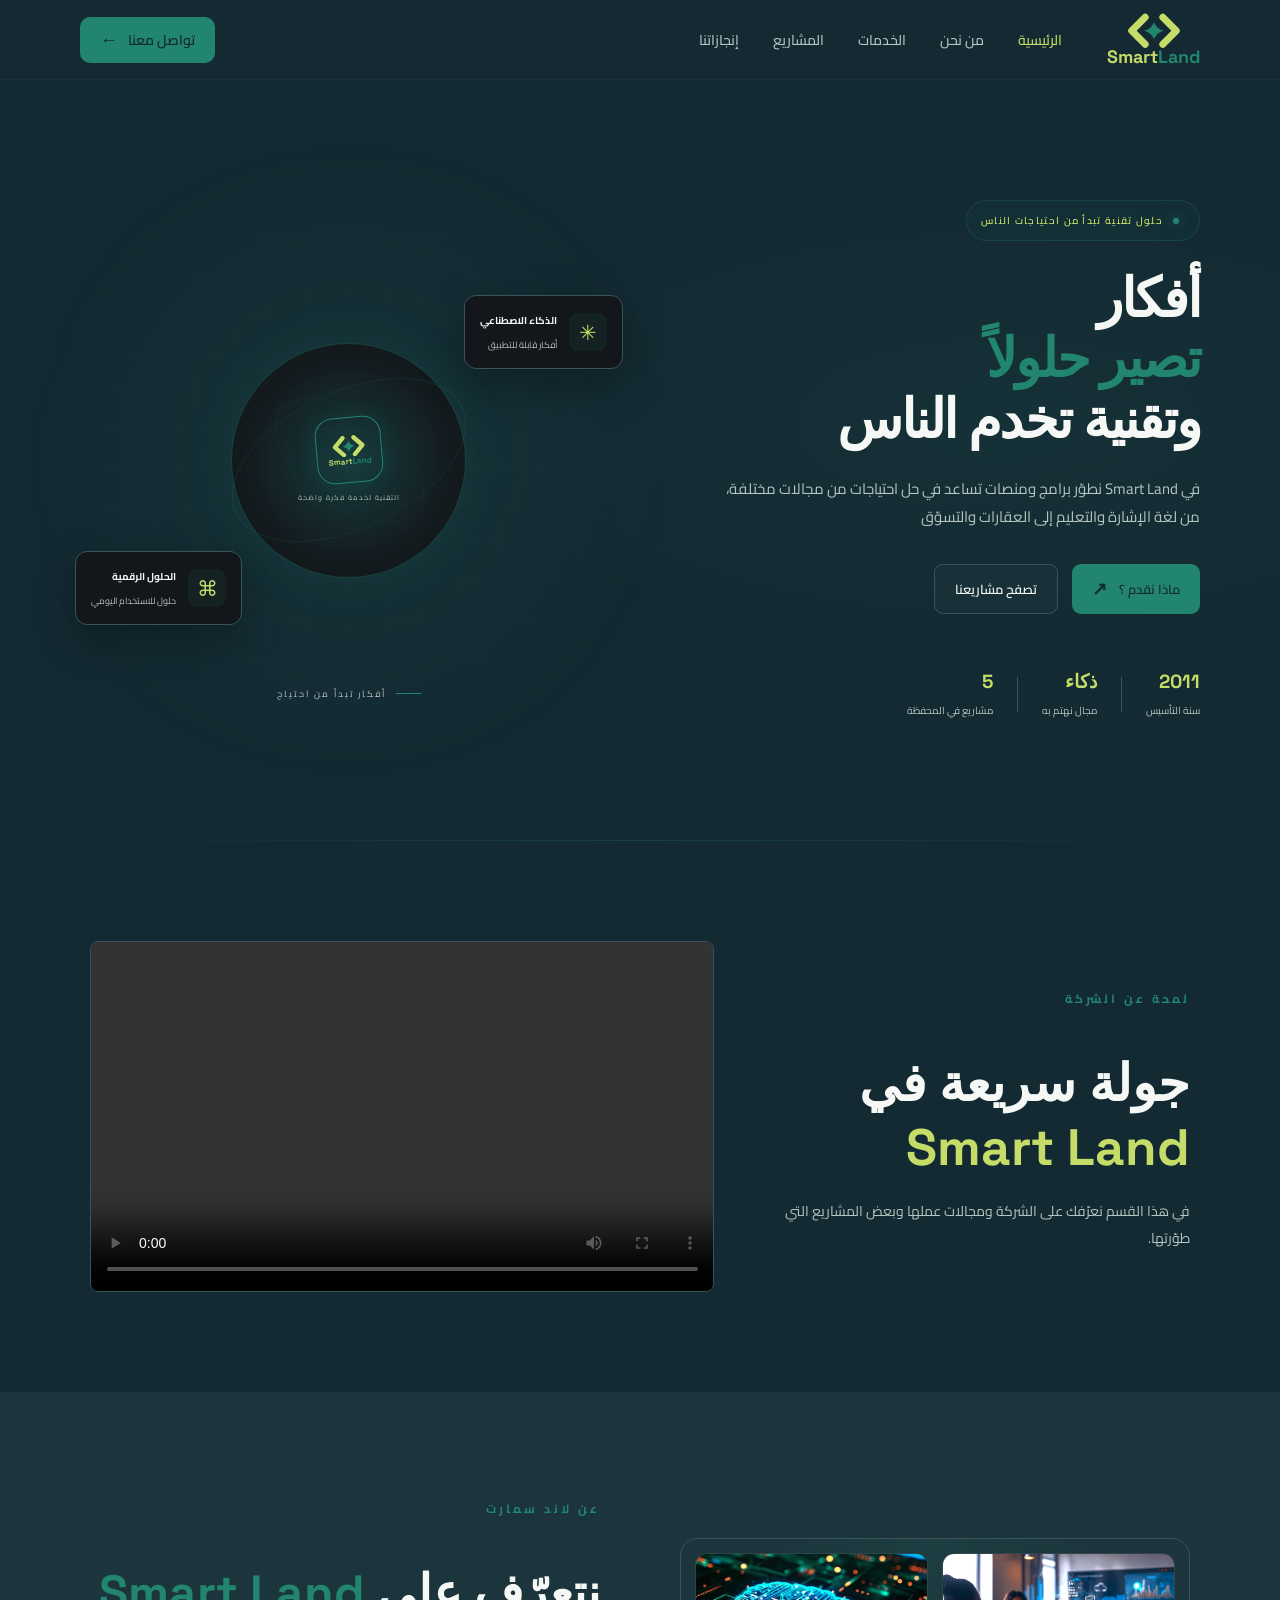
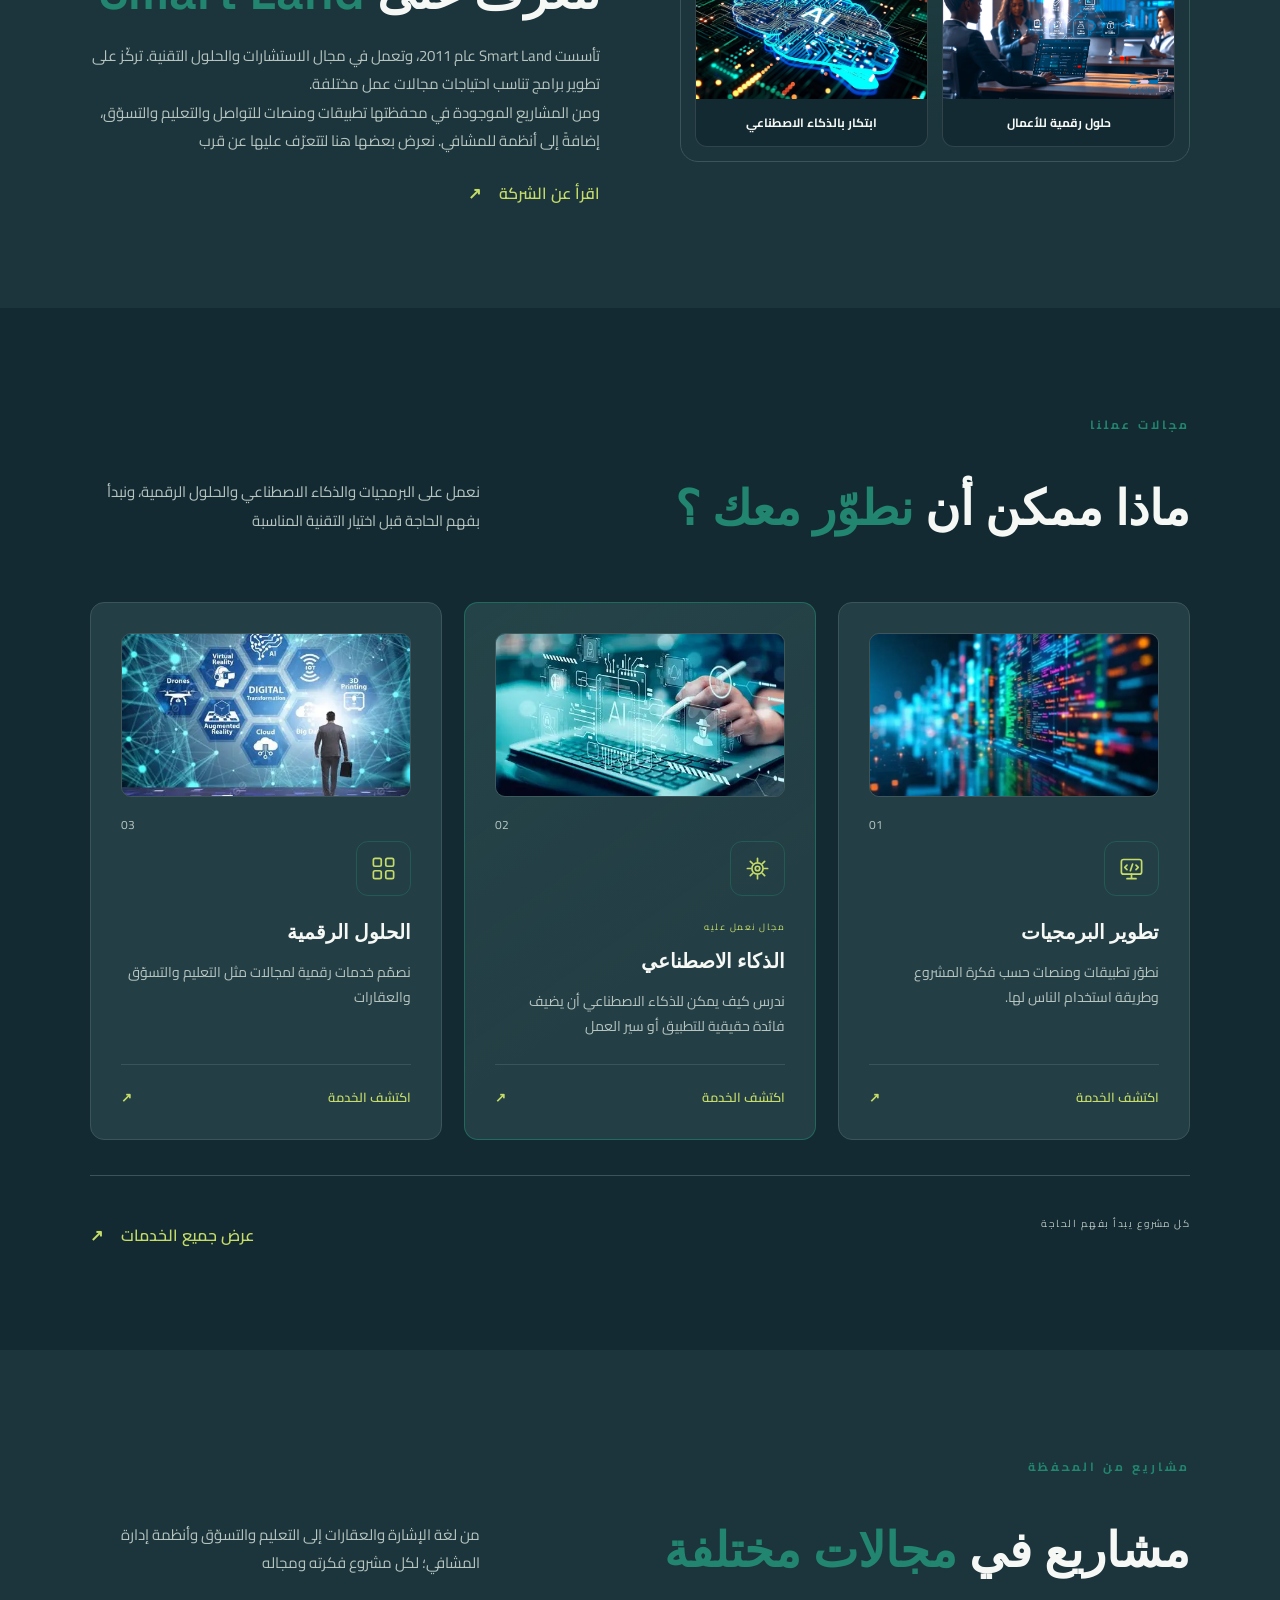
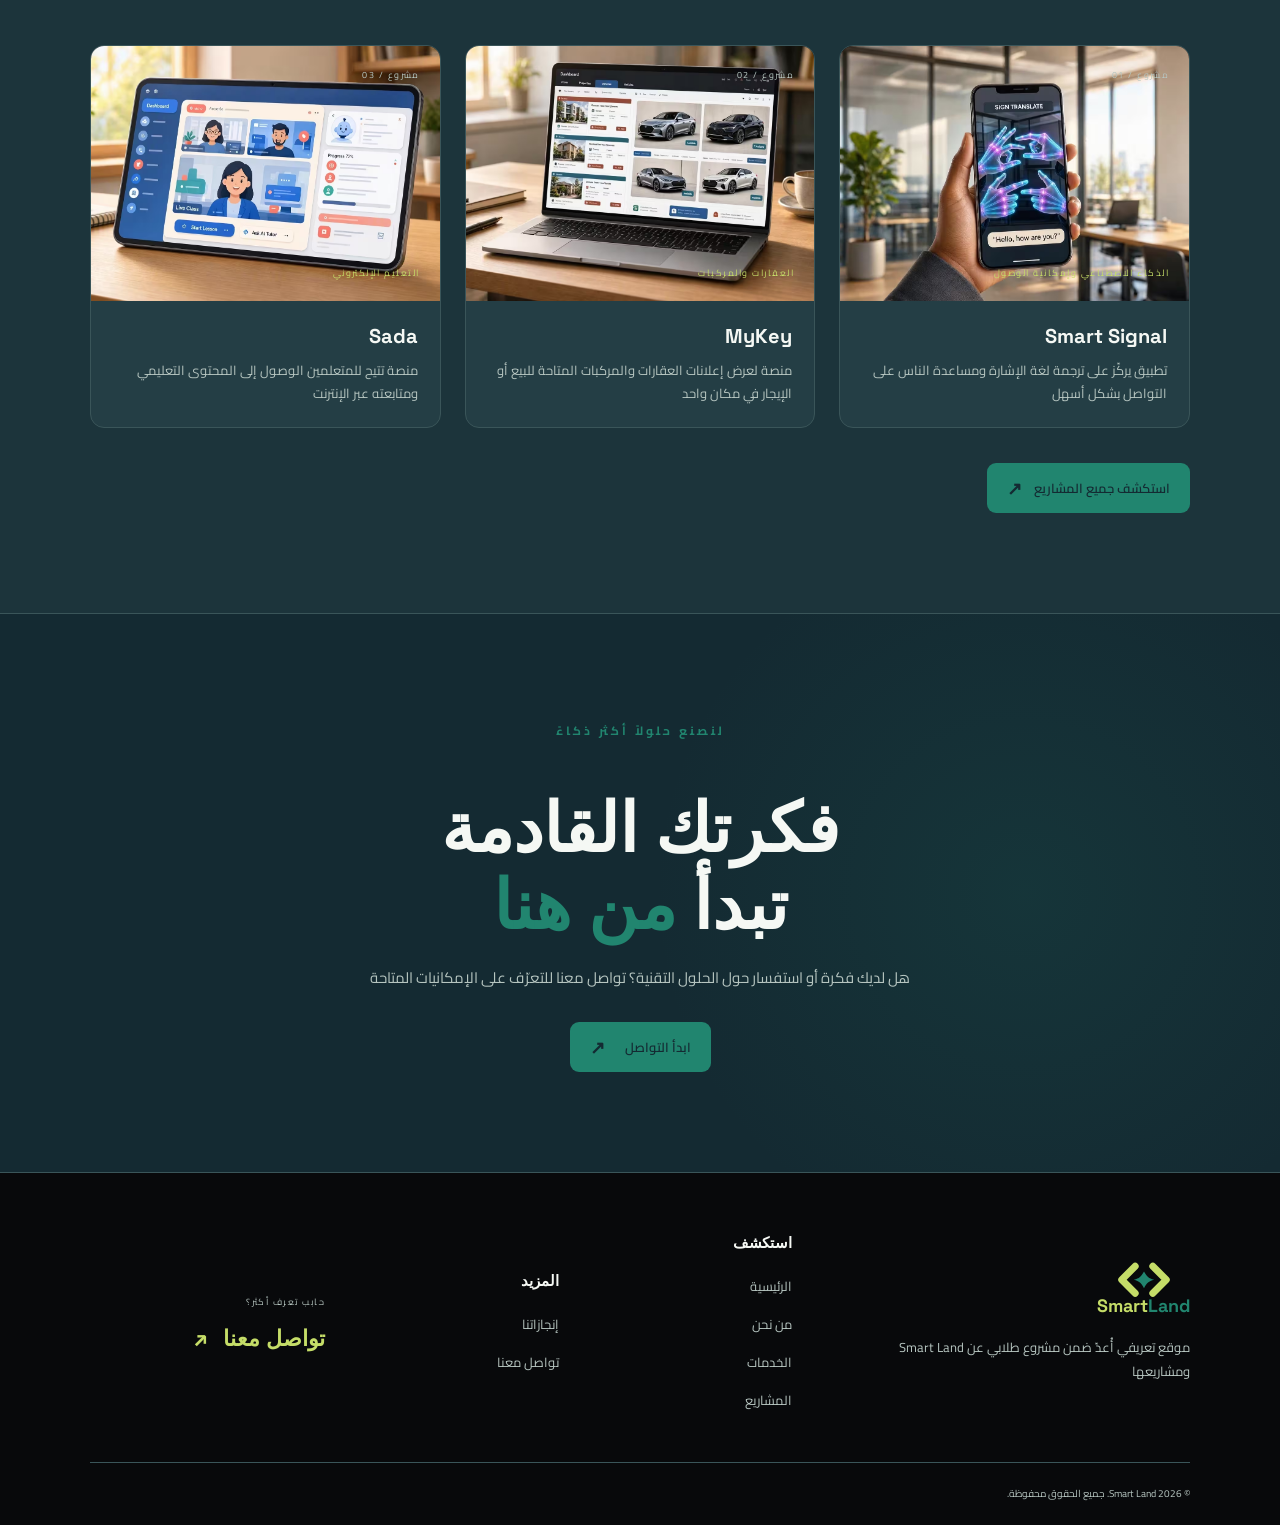
<file: index.html>
<!DOCTYPE html>
<html lang="ar" dir="rtl">

<head>
    <meta charset="UTF-8">
    <meta name="viewport" content="width=device-width, initial-scale=1.0">

    <meta
        name="description"
        content="تعرّف على Land Smart ومشاريعها في تطوير البرمجيات والذكاء الاصطناعي والحلول الرقمية."
    >

    <title>Smart Land | مشاريع وحلول تقنية</title>

    <!-- Google Fonts -->
    <link rel="preconnect" href="https://fonts.googleapis.com">
    <link rel="preconnect" href="https://fonts.gstatic.com" crossorigin>

    <link
        href="https://fonts.googleapis.com/css2?family=Inter:wght@400;500;600;700&family=Space+Grotesk:wght@500;600;700&family=Cairo:wght@400;500;600;700;800&display=swap"
        rel="stylesheet"
    >

    <!-- Main CSS -->
    <link rel="stylesheet" href="style.css">
</head>

<body>

    <!-- ==================== NAVBAR ==================== -->
    <header class="navbar">
        <div class="navbar-container">

            <a href="index.html" class="logo" aria-label="الصفحة الرئيسية - SmartLand">
                <img src="assets/logo/smartland-logo.svg" alt="" class="logo-mark" aria-hidden="true">
                <span class="logo-wordmark"><span class="logo-word-smart">Smart</span><span class="logo-word-land">Land</span></span>
            </a>

            <nav class="nav-links" aria-label="التنقل الرئيسي">
                <a href="index.html" class="active" aria-current="page">الرئيسية</a>
                <a href="about.html">من نحن</a>
                <a href="services.html">الخدمات</a>
                <a href="projects.html">المشاريع</a>
                <a href="success-stories.html">إنجازاتنا</a>
            </nav>

            <a href="contact.html" class="nav-button">
                تواصل معنا <span>←</span>
            </a>

        </div>
    </header>


    <main id="home">

        <!-- ==================== HERO ==================== -->
        <section class="hero">

            <div class="hero-container">

                <div class="hero-content">

                    <div class="hero-badge">
                        <span class="status-dot"></span>
                        حلول تقنية تبدأ من احتياجات الناس
                    </div>

                    <h1>
                        أفكار<br>
                        <span>تصير حلولاً</span><br>
                        وتقنية تخدم الناس
                    </h1>

                    <p class="hero-description">
                        في  Smart Land نطوّر برامج ومنصات تساعد في حل
                        احتياجات من مجالات مختلفة، من لغة الإشارة والتعليم
                        إلى العقارات والتسوّق
                    </p>

                    <div class="hero-actions">

                        <a href="services.html" class="primary-button">
                            ماذا  نقدم ؟
                            <span>↗</span>
                        </a>

                        <a href="projects.html" class="secondary-button">
                            تصفح مشاريعنا
                        </a>

                    </div>

                    <div class="hero-stats">

                        <div class="hero-stat">
                            <span class="stat-number">2011</span>
                            <span class="stat-label">سنة التأسيس</span>
                        </div>

                        <div class="stat-divider"></div>

                        <div class="hero-stat">
                            <span class="stat-number">ذكاء</span>
                            <span class="stat-label">مجال نهتم به</span>
                        </div>

                        <div class="stat-divider"></div>

                        <div class="hero-stat">
                            <span class="stat-number">5</span>
                            <span class="stat-label">مشاريع في المحفظة</span>
                        </div>

                    </div>

                </div>


                <!-- Hero Visual -->
                <div class="hero-visual" data-media-slot="home-hero-visual" aria-label="تصميم بصري يعبر عن تقنيات Land Smart">

                    <div class="visual-glow"></div>
                    <div class="visual-grid"></div>

                    <div class="orbit orbit-one"></div>
                    <div class="orbit orbit-two"></div>

                    <div class="visual-center">
                        <div class="center-icon">
                            <span class="logo brand-lockup brand-lockup--tiny" aria-label="SmartLand">
                                <img src="assets/logo/smartland-logo.svg" alt="" class="logo-mark" aria-hidden="true">
                                <span class="logo-wordmark"><span class="logo-word-smart">Smart</span><span class="logo-word-land">Land</span></span>
                            </span>
                        </div>

                        <div class="center-subtitle">
                            التقنية لخدمة فكرة واضحة
                        </div>
                    </div>

                    <div class="floating-card card-ai">
                        <div class="floating-icon">✳</div>

                        <div>
                            <strong>الذكاء الاصطناعي</strong>
                            <span>أفكار قابلة للتطبيق</span>
                        </div>
                    </div>

                    <div class="floating-card card-digital">
                        <div class="floating-icon">⌘</div>

                        <div>
                            <strong>الحلول الرقمية</strong>
                            <span>حلول للاستخدام اليومي</span>
                        </div>
                    </div>

                    <div class="visual-caption">
                        <span></span>
                        أفكار تبدأ من احتياج
                    </div>

                </div>

            </div>

            <div class="hero-bottom-line"></div>

        </section>


        <section class="media-feature section-padding" aria-labelledby="media-feature-title">

            <div class="media-feature-container">

                <div class="media-feature-copy">
                    <span class="section-label">
                        <span class="section-dot"></span>
                        لمحة عن الشركة
                    </span>

                    <h2 id="media-feature-title">
                        جولة سريعة في
                        <span>  Smart Land</span>
                    </h2>

                    <p>
                        في هذا القسم نعرّفك على الشركة ومجالات عملها وبعض
                        المشاريع التي طوّرتها.
                    </p>
                </div>

                <figure
                    class="media-feature-slot"
                    data-media-slot="company-intro-film"
                    aria-label="الفيديو التعريفي لشركة Land Smart"
                >
                    <video
                        class="media-feature-video"
                        controls
                        playsinline
                        preload="metadata"
                        aria-label="شاهد الفيديو التعريفي لشركة Land Smart"
                    >
                        <source
                            src="assets/video/SmartLand.mp4"
                            type="video/mp4"
                        >
                        متصفحك لا يدعم تشغيل الفيديو.
                    </video>
                </figure>

            </div>

        </section>


        <!-- ==================== ABOUT PREVIEW ==================== -->
        <section class="home-about section-padding">

            <div class="home-about-container">

                <div class="home-about-visual" data-media-slot="home-company-profile">
                    <figure class="home-about-image-card">
                        <img
                            src="assets/images/smartland2.avif"
                            alt="فريق يعمل على حلول رقمية باستخدام التقنيات الحديثة"
                            class="home-about-photo"
                        >
                        <figcaption>حلول رقمية للأعمال</figcaption>
                    </figure>

                    <figure class="home-about-image-card">
                        <img
                            src="assets/images/aiSmartLand.avif"
                            alt="تصميم بصري لمعالج ذكاء اصطناعي"
                            class="home-about-photo"
                        >
                        <figcaption>ابتكار بالذكاء الاصطناعي</figcaption>
                    </figure>
                </div>


                <div class="home-about-content">

                    <span class="section-label">
                        <span class="section-dot"></span>
                        عن لاند سمارت
                    </span>

                    <h2>
                        نتعرّف على
                        <span> Smart Land</span>
                    </h2>

                    <p>
                        تأسست Smart Land عام 2011، وتعمل في مجال الاستشارات
                        والحلول التقنية. تركّز على تطوير برامج تناسب احتياجات
                        مجالات عمل مختلفة.
                    </p>

                    <p>
                        ومن المشاريع الموجودة في محفظتها تطبيقات ومنصات
                        للتواصل والتعليم والتسوّق، إضافةً إلى أنظمة للمشافي.
                        نعرض بعضها هنا لتتعرّف عليها عن قرب
                    </p>

                    <a href="about.html" class="home-text-link">
                        اقرأ عن الشركة
                        <span>↗</span>
                    </a>

                </div>

            </div>

        </section>


        <!-- ==================== SERVICES PREVIEW ==================== -->
        <section class="home-services section-padding">

            <div class="home-section-container">

                <div class="home-section-heading">

                    <div>
                        <span class="section-label">
                            <span class="section-dot"></span>
                            مجالات عملنا
                        </span>

                        <h2>
                            ماذا ممكن أن 
                            <span>نطوّر معك ؟</span>
                        </h2>
                    </div>

                    <p>
                        نعمل على البرمجيات والذكاء الاصطناعي والحلول الرقمية،
                        ونبدأ بفهم الحاجة قبل اختيار التقنية المناسبة
                    </p>

                </div>


                <div class="home-services-grid">

                    <!-- Service 01 -->
                    <article class="home-service-card">

                        <img
                            src="assets/images/coding.webp"
                            alt="شيفرات برمجية تمثل تطوير التطبيقات والبرمجيات"
                            class="home-service-image"
                        >
                        <span class="home-service-number">01</span>

                        <div class="home-service-icon">
                            <svg viewBox="0 0 24 24" fill="none"
                                 stroke="currentColor" stroke-width="1.5"
                                 stroke-linecap="round" stroke-linejoin="round"
                                 aria-hidden="true">
                                <rect x="3" y="4" width="18" height="13" rx="2"/>
                                <path d="M8 21h8M12 17v4"/>
                                <path d="m8 9-2 2 2 2M16 9l2 2-2 2M13 8l-2 6"/>
                            </svg>
                        </div>

                        <h3>تطوير البرمجيات</h3>

                        <p>
                            نطوّر تطبيقات ومنصات حسب فكرة المشروع
                            وطريقة استخدام الناس لها.
                        </p>

                        <a href="services.html" class="home-service-link">
                            اكتشف الخدمة <span>↗</span>
                        </a>

                    </article>


                    <!-- Service 02 -->
                    <article class="home-service-card home-service-featured">

                        <img
                            src="assets/images/ai.webp"
                            alt="تقنيات الذكاء الاصطناعي والتفاعل الرقمي"
                            class="home-service-image"
                        >
                        <span class="home-service-number">02</span>

                        <div class="home-service-icon">
                            <svg viewBox="0 0 24 24" fill="none"
                                 stroke="currentColor" stroke-width="1.5"
                                 stroke-linecap="round" stroke-linejoin="round"
                                 aria-hidden="true">
                                <path d="M12 3v3M12 18v3M3 12h3M18 12h3"/>
                                <path d="m5.64 5.64 2.12 2.12m8.48 8.48 2.12 2.12"/>
                                <path d="m18.36 5.64-2.12 2.12m-8.48 8.48-2.12 2.12"/>
                                <circle cx="12" cy="12" r="5"/>
                                <circle cx="12" cy="12" r="2"/>
                            </svg>
                        </div>

                        <span class="home-service-tag">مجال نعمل عليه</span>

                        <h3>الذكاء الاصطناعي</h3>

                        <p>
                            ندرس كيف يمكن للذكاء الاصطناعي أن يضيف
                            فائدة حقيقية للتطبيق أو سير العمل
                        </p>

                        <a href="services.html" class="home-service-link">
                            اكتشف الخدمة <span>↗</span>
                        </a>

                    </article>


                    <!-- Service 03 -->
                    <article class="home-service-card">

                        <img
                            src="assets/images/digital%20transform.webp"
                            alt="التحول الرقمي وتطبيقاته في الأعمال"
                            class="home-service-image"
                        >
                        <span class="home-service-number">03</span>

                        <div class="home-service-icon">
                            <svg viewBox="0 0 24 24" fill="none"
                                 stroke="currentColor" stroke-width="1.5"
                                 stroke-linecap="round" stroke-linejoin="round"
                                 aria-hidden="true">
                                <rect x="3" y="3" width="7" height="7" rx="1.5"/>
                                <rect x="14" y="3" width="7" height="7" rx="1.5"/>
                                <rect x="3" y="14" width="7" height="7" rx="1.5"/>
                                <rect x="14" y="14" width="7" height="7" rx="1.5"/>
                            </svg>
                        </div>

                        <h3>الحلول الرقمية</h3>

                        <p>
                            نصمّم خدمات رقمية لمجالات مثل التعليم
                            والتسوّق والعقارات
                        </p>

                        <a href="services.html" class="home-service-link">
                            اكتشف الخدمة <span>↗</span>
                        </a>

                    </article>

                </div>


                <div class="home-section-footer">
                    <span>كل مشروع يبدأ بفهم الحاجة</span>

                    <a href="services.html" class="home-text-link">
                        عرض جميع الخدمات <span>↗</span>
                    </a>
                </div>

            </div>

        </section>


        <!-- ==================== PROJECTS PREVIEW ==================== -->
        <section class="home-projects section-padding">

            <div class="home-section-container">

                <div class="home-section-heading home-projects-heading">

                    <div>
                        <span class="section-label">
                            <span class="section-dot"></span>
                            مشاريع من المحفظة
                        </span>

                        <h2>
                            مشاريع في
                            <span>مجالات مختلفة</span>
                        </h2>
                    </div>

                    <p>
                        من لغة الإشارة والعقارات إلى التعليم والتسوّق
                        وأنظمة إدارة المشافي؛ لكل مشروع فكرته ومجاله
                    </p>

                </div>


                <div class="home-projects-grid">

                    <!-- Project 01 -->
                    <article class="home-project-card">

                        <div class="home-project-visual home-project-ai" data-media-slot="home-smart-signal">

                            <img
                                src="assets/images/signal.avif"
                                alt="صورة مشروع Smart Signal لترجمة لغة الإشارة"
                                class="project-image"
                            >
                            <span class="home-project-index">مشروع / 01</span>

                            <span class="home-project-category">الذكاء الاصطناعي وإمكانية الوصول</span>

                        </div>

                        <div class="home-project-info">
                            <h3>Smart Signal</h3>

                            <p>
                                تطبيق يركّز على ترجمة لغة الإشارة
                                ومساعدة الناس على التواصل بشكل أسهل
                            </p>
                        </div>

                    </article>


                    <!-- Project 02 -->
                    <article class="home-project-card">

                        <div class="home-project-visual home-project-realestate" data-media-slot="home-mykey">

                            <img
                                src="assets/images/myKey.avif"
                                alt="صورة منصة MyKey للإعلانات العقارية والمركبات"
                                class="project-image"
                            >
                            <span class="home-project-index">مشروع / 02</span>

                            <span class="home-project-category">العقارات والمركبات</span>

                        </div>

                        <div class="home-project-info">
                            <h3>MyKey</h3>

                            <p>
                                منصة لعرض إعلانات العقارات والمركبات
                                المتاحة للبيع أو الإيجار في مكان واحد
                            </p>
                        </div>

                    </article>


                    <!-- Project 03 -->
                    <article class="home-project-card">

                        <div class="home-project-visual home-project-education" data-media-slot="home-sada">

                            <img
                                src="assets/images/Saad.avif"
                                alt="صورة منصة سادا التعليمية للتعلّم الإلكتروني"
                                class="project-image"
                            >
                            <span class="home-project-index">مشروع / 03</span>

                            <span class="home-project-category">التعليم الإلكتروني</span>

                        </div>

                        <div class="home-project-info">
                            <h3>Sada</h3>

                            <p>
                                منصة تتيح للمتعلمين الوصول إلى
                                المحتوى التعليمي ومتابعته عبر الإنترنت
                            </p>
                        </div>

                    </article>

                </div>


                <div class="home-projects-footer">

                  

                    <a href="projects.html" class="primary-button">
                        استكشف جميع المشاريع <span>↗</span>
                    </a>

                </div>

              

            </div>

        </section>


        <!-- ==================== CONTACT CTA ==================== -->
        <section class="home-cta">

            <div class="home-cta-decoration"></div>

            <div class="home-cta-container">

                <span class="section-label">
                    <span class="section-dot"></span>
                    لنصنع حلولاً أكثر ذكاءً
                </span>

                <h2>
                    فكرتك القادمة<br>
                    تبدأ <span>من هنا</span>
                </h2>

                <p>
                    هل لديك فكرة أو استفسار حول الحلول التقنية؟
                    تواصل معنا للتعرّف على الإمكانيات المتاحة
                </p>

                <a href="contact.html" class="primary-button">
                    ابدأ التواصل <span>↗</span>
                </a>

            </div>

        </section>

    </main>


    <!-- ==================== FOOTER ==================== -->
    <footer class="site-footer">

        <div class="footer-container">

            <div class="footer-main">

                <a href="index.html" class="logo footer-logo">
                    <img src="assets/logo/smartland-logo.svg" alt="" class="logo-mark" aria-hidden="true">
                    <span class="logo-wordmark"><span class="logo-word-smart">Smart</span><span class="logo-word-land">Land</span></span>
                </a>

                <p class="footer-description">
                    موقع تعريفي أُعدّ ضمن مشروع طلابي عن  Smart Land ومشاريعها
                </p>

            </div>


            <div class="footer-links-group">

                <h3>استكشف</h3>

                <a href="index.html">الرئيسية</a>
                <a href="about.html">من نحن</a>
                <a href="services.html">الخدمات</a>
                <a href="projects.html">المشاريع</a>

            </div>


            <div class="footer-links-group">

                <h3>المزيد</h3>

                <a href="success-stories.html">إنجازاتنا</a>
                <a href="contact.html">تواصل معنا</a>

            </div>


            <div class="footer-contact">

                <span class="footer-small-label">حابب تعرف أكثر؟</span>

                <a href="contact.html" class="footer-contact-link">
                    تواصل معنا <span>↗</span>
                </a>

            </div>

        </div>


        <div class="footer-bottom">

            <p>
                © <span id="current-year">2026</span>
                Smart Land. جميع الحقوق محفوظة.
            </p>


        </div>

    </footer>


    <!-- JavaScript -->
    <script src="script.js"></script>

</body>
</html>
</file>
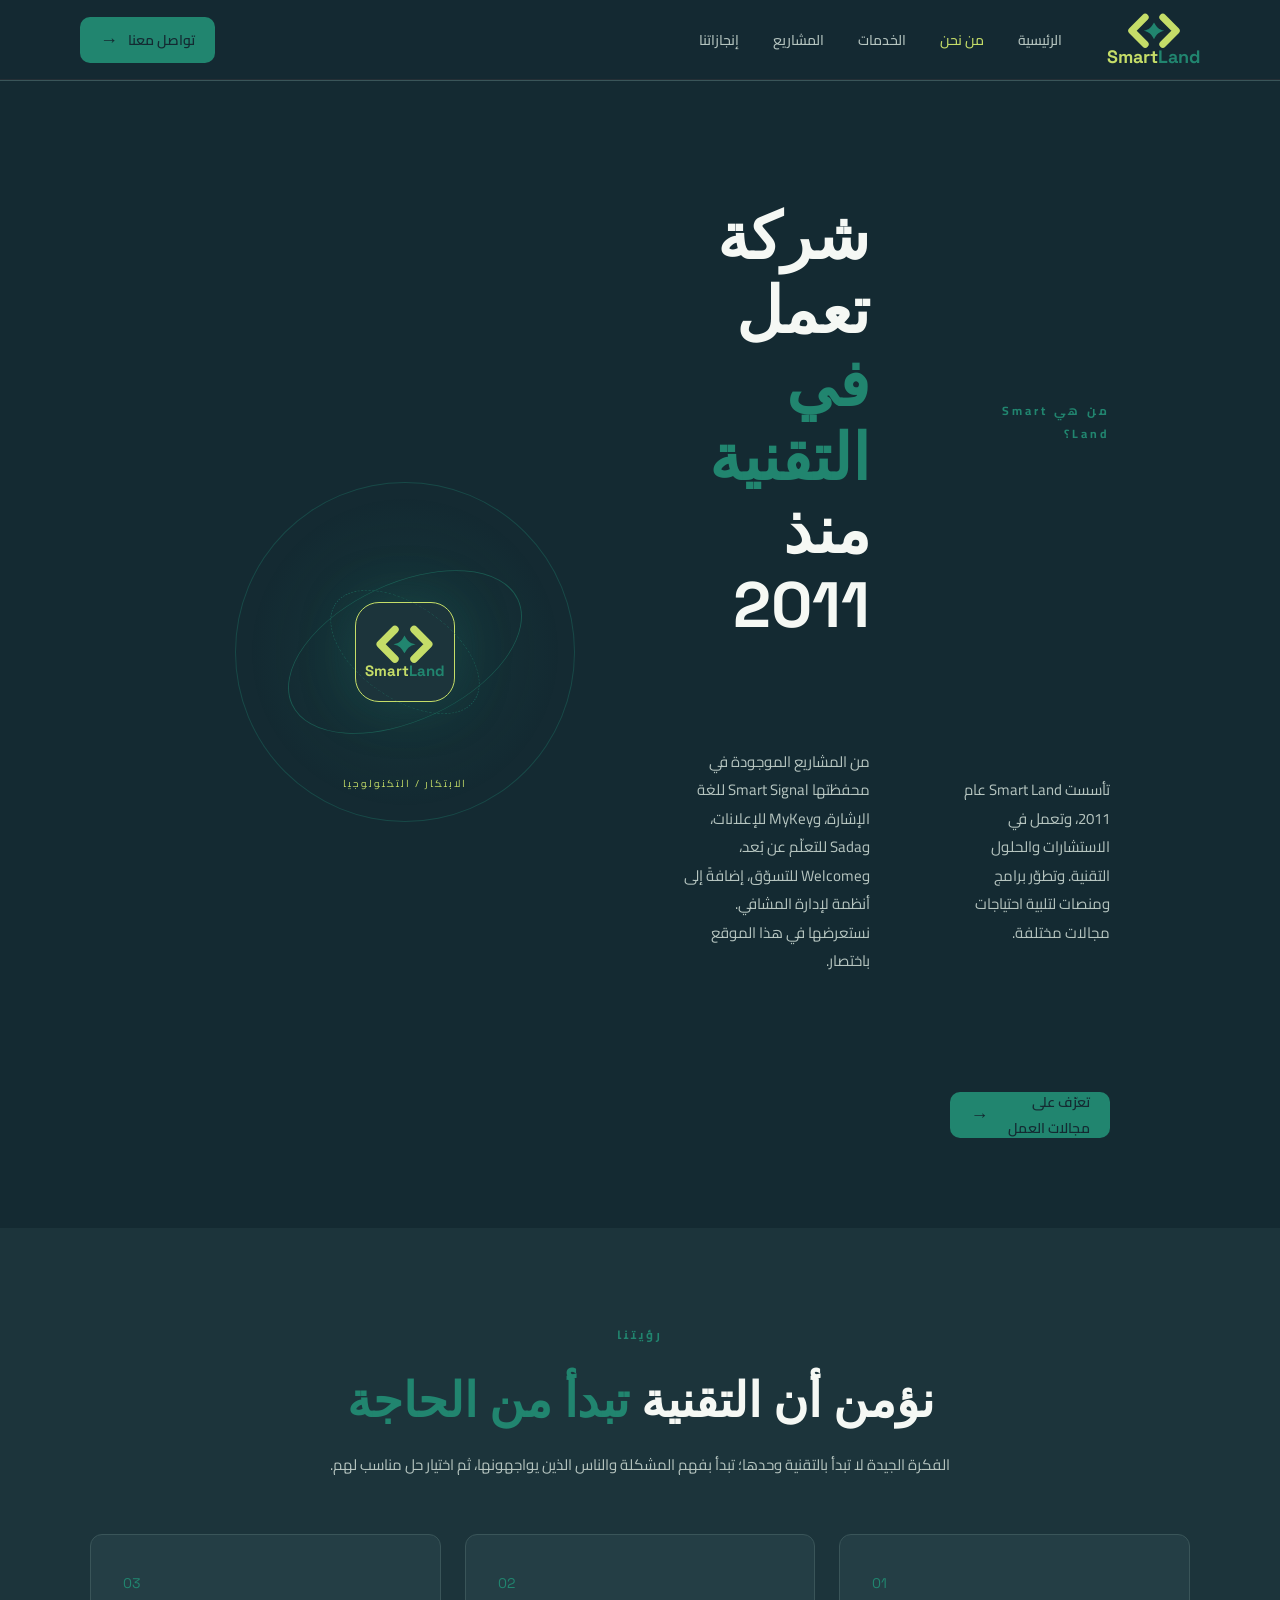
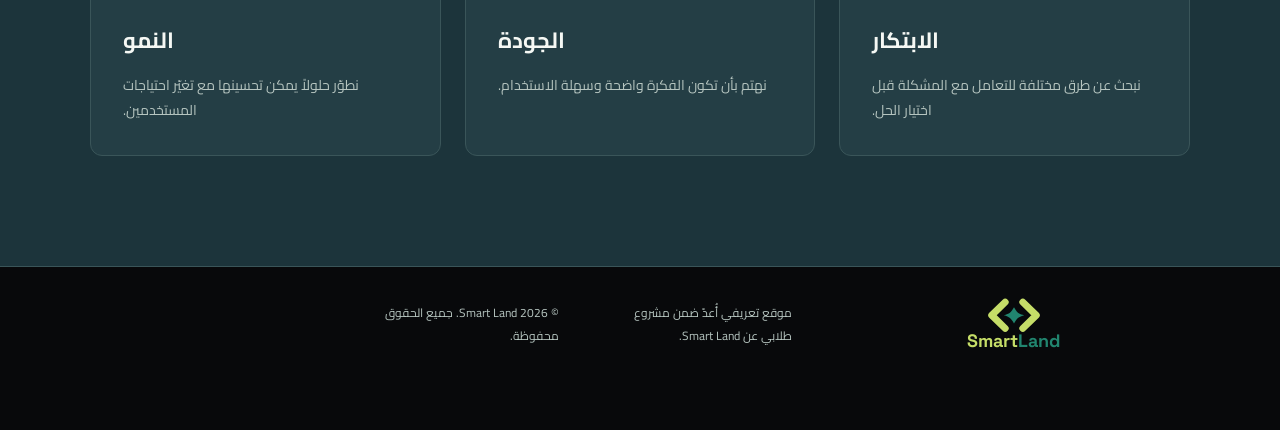
<file: about.html>
<!DOCTYPE html>
<html lang="ar" dir="rtl">
<head>
    <meta charset="UTF-8">
    <meta name="viewport" content="width=device-width, initial-scale=1.0">

    <title>من نحن |  Smart Land</title>

    <link rel="preconnect" href="https://fonts.googleapis.com">
    <link rel="preconnect" href="https://fonts.gstatic.com" crossorigin>

    <link href="https://fonts.googleapis.com/css2?family=Inter:wght@400;500;600;700&family=Space+Grotesk:wght@400;500;600;700&family=Cairo:wght@400;500;600;700;800&display=swap" rel="stylesheet">

    <link rel="stylesheet" href="style.css">
</head>

<body>

    <!-- Navigation Bar -->
    <header class="navbar">
        <div class="navbar-container">

            <a href="index.html" class="logo" aria-label="الرئيسية - SmartLand">
                <img src="assets/logo/smartland-logo.svg" alt="" class="logo-mark" aria-hidden="true">
                <span class="logo-wordmark"><span class="logo-word-smart">Smart</span><span class="logo-word-land">Land</span></span>
            </a>

            <nav class="nav-links">
                <a href="index.html">الرئيسية</a>
                <a href="about.html" class="active">من نحن</a>
                <a href="services.html">الخدمات</a>
                <a href="projects.html">المشاريع</a>
                <a href="success-stories.html">إنجازاتنا</a>
            </nav>

            <a href="contact.html" class="nav-button">
                تواصل معنا <span>→</span>
            </a>

        </div>
    </header>

    <!-- About Hero -->
    <main>

        <section class="about-section" id="about">

            <div class="about-container">

                <div class="about-content">

                    <span class="section-label">من هي  Smart Land؟</span>

                    <h1>
                        شركة تعمل
                        <span>في التقنية</span>
                        منذ 2011
                    </h1>

                    <p>
                        تأسست  Smart Land عام 2011، وتعمل في الاستشارات والحلول
                        التقنية. وتطوّر برامج ومنصات لتلبية احتياجات مجالات مختلفة.
                    </p>

                    <p>
                        من المشاريع الموجودة في محفظتها Smart Signal للغة الإشارة،
                        وMyKey للإعلانات، وSada للتعلّم عن بُعد، وWelcome للتسوّق،
                        إضافةً إلى أنظمة لإدارة المشافي. نستعرضها في هذا الموقع باختصار.
                    </p>

                    <a href="services.html" class="nav-button about-cta">
                        تعرّف على مجالات العمل <span>→</span>
                    </a>

                </div>

                <div class="about-visual" data-media-slot="company-profile-visual">
                    <div class="about-visual-inner">
                        <span class="about-orbit orbit-one"></span>
                        <span class="about-orbit orbit-two"></span>
                        <span class="about-center">
                            <span class="logo brand-lockup brand-lockup--medium" aria-label="SmartLand">
                                <img src="assets/logo/smartland-logo.svg" alt="" class="logo-mark" aria-hidden="true">
                                <span class="logo-wordmark"><span class="logo-word-smart">Smart</span><span class="logo-word-land">Land</span></span>
                            </span>
                        </span>
                        <span class="about-tech-label">الابتكار / التكنولوجيا</span>
                    </div>
                </div>

            </div>

        </section>

        <!-- Our Vision -->
        <section class="vision-section">

            <div class="vision-container">

                <span class="section-label">رؤيتنا</span>

                <h2>
                    نؤمن أن التقنية
                    <span>تبدأ من الحاجة</span>
                </h2>

                <p>
                    الفكرة الجيدة لا تبدأ بالتقنية وحدها؛ تبدأ بفهم المشكلة
                    والناس الذين يواجهونها، ثم اختيار حل مناسب لهم.
                </p>

                <div class="vision-cards">

                    <div class="vision-card">
                        <span class="vision-number">01</span>
                        <h3>الابتكار</h3>
                        <p>
                            نبحث عن طرق مختلفة للتعامل مع المشكلة قبل اختيار الحل.
                        </p>
                    </div>

                    <div class="vision-card">
                        <span class="vision-number">02</span>
                        <h3>الجودة</h3>
                        <p>
                            نهتم بأن تكون الفكرة واضحة وسهلة الاستخدام.
                        </p>
                    </div>

                    <div class="vision-card">
                        <span class="vision-number">03</span>
                        <h3>النمو</h3>
                        <p>
                            نطوّر حلولاً يمكن تحسينها مع تغيّر احتياجات المستخدمين.
                        </p>
                    </div>

                </div>

            </div>

        </section>

    </main>

    <!-- Footer -->
    <footer class="footer">
        <div class="footer-container">

            <a href="index.html" class="logo" aria-label="الرئيسية - SmartLand">
                <img src="assets/logo/smartland-logo.svg" alt="" class="logo-mark" aria-hidden="true">
                <span class="logo-wordmark"><span class="logo-word-smart">Smart</span><span class="logo-word-land">Land</span></span>
            </a>

            <p>موقع تعريفي أُعدّ ضمن مشروع طلابي عن  Smart Land.</p>

            <span class="footer-copy">
                © 2026 Smart Land. جميع الحقوق محفوظة.
            </span>

        </div>
    </footer>

    <script src="script.js"></script>

</body>
</html>
</file>
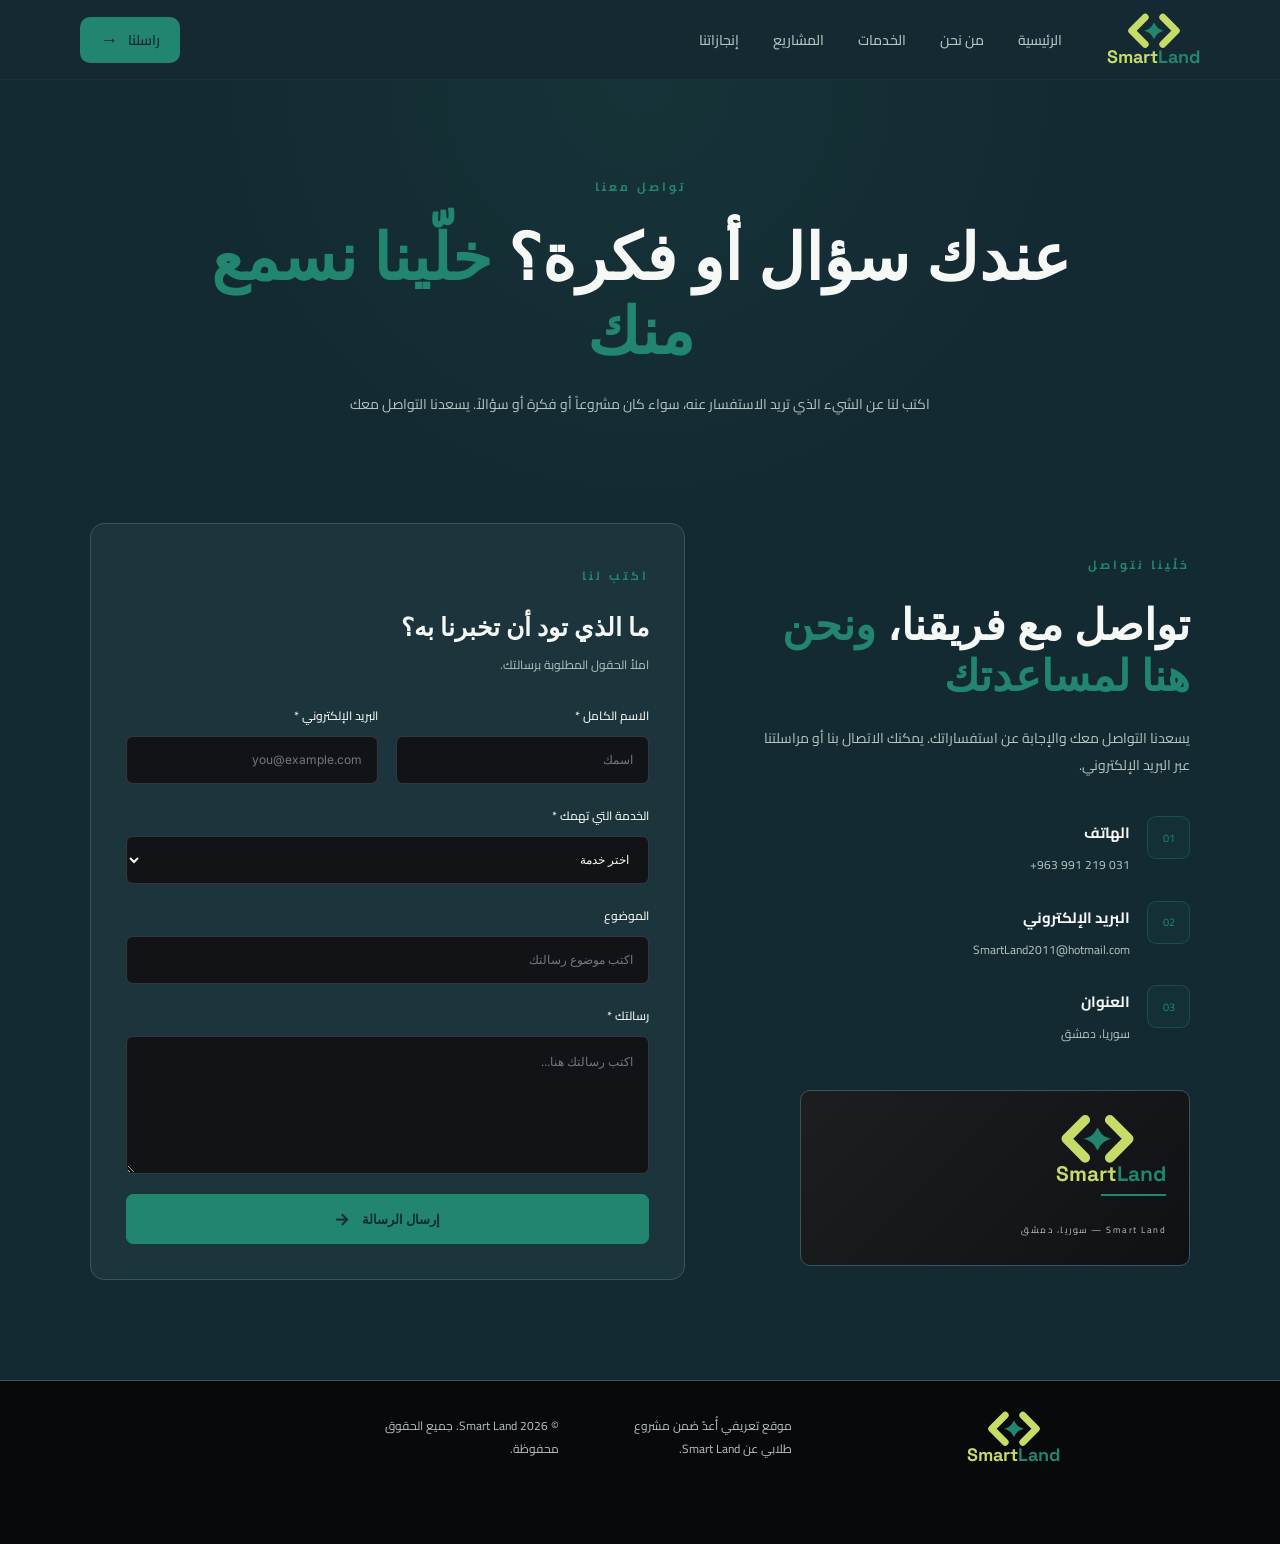
<file: contact.html>
<!DOCTYPE html>
<html lang="ar" dir="rtl">
<head>
    <meta charset="UTF-8">
    <meta name="viewport" content="width=device-width, initial-scale=1.0">

    <title>تواصل معنا |  Smart Land</title>

    <link rel="preconnect" href="https://fonts.googleapis.com">
    <link rel="preconnect" href="https://fonts.gstatic.com" crossorigin>

    <link href="https://fonts.googleapis.com/css2?family=Inter:wght@400;500;600;700&family=Space+Grotesk:wght@400;500;600;700&family=Cairo:wght@400;500;600;700;800&display=swap" rel="stylesheet">

    <link rel="stylesheet" href="style.css">
</head>

<body>

    <!-- Navigation -->
    <header class="navbar">
        <div class="navbar-container">

            <a href="index.html" class="logo" aria-label="الرئيسية - SmartLand">
                <img src="assets/logo/smartland-logo.svg" alt="" class="logo-mark" aria-hidden="true">
                <span class="logo-wordmark"><span class="logo-word-smart">Smart</span><span class="logo-word-land">Land</span></span>
            </a>

            <nav class="nav-links">
                <a href="index.html">الرئيسية</a>
                <a href="about.html">من نحن</a>
                <a href="services.html">الخدمات</a>
                <a href="projects.html">المشاريع</a>
                <a href="success-stories.html">إنجازاتنا</a>
            </nav>

            <a href="contact.html" class="nav-button active">
                راسلنا <span>→</span>
            </a>

        </div>
    </header>

    <main>

        <!-- Contact Hero -->
        <section class="contact-hero">

            <span class="section-label">تواصل معنا</span>

            <h1>
                عندك سؤال أو فكرة؟
                <span>خلّينا نسمع منك</span>
            </h1>

            <p>
                اكتب لنا عن الشيء الذي تريد الاستفسار عنه، سواء كان مشروعاً
                أو فكرة أو سؤالاً. يسعدنا التواصل معك
            </p>

        </section>

        <!-- Contact Content -->
        <section class="contact-section">

            <div class="contact-container">

                <!-- Contact Information -->
                <div class="contact-info">

                    <span class="section-label">خلّينا نتواصل</span>

                    <h2>
                        تواصل مع فريقنا،
                        <span>ونحن هنا لمساعدتك</span>
                    </h2>

                    <p class="contact-description">
                        يسعدنا التواصل معك والإجابة عن استفساراتك. يمكنك الاتصال بنا
                        أو مراسلتنا عبر البريد الإلكتروني.
                    </p>

                    <div class="contact-info-list">

                        <div class="contact-info-item">
                            <div class="contact-info-icon">01</div>

                            <div>
                                <h3>الهاتف</h3>
                                <p><a href="tel:+963991219031" dir="ltr">+963 991 219 031</a></p>
                            </div>
                        </div>

                        <div class="contact-info-item">
                            <div class="contact-info-icon">02</div>

                            <div>
                                <h3>البريد الإلكتروني</h3>
                                <p><a href="mailto:SmartLand2011@hotmail.com" dir="ltr">SmartLand2011@hotmail.com</a></p>
                            </div>
                        </div>

                        <div class="contact-info-item">
                            <div class="contact-info-icon">03</div>

                            <div>
                                <h3>العنوان</h3>
                                <p>سوريا، دمشق</p>
                            </div>
                        </div>

                    </div>

                    <div class="contact-decoration">
                        <span class="logo brand-lockup brand-lockup--large" aria-label="SmartLand">
                            <img src="assets/logo/smartland-logo.svg" alt="" class="logo-mark" aria-hidden="true">
                            <span class="logo-wordmark"><span class="logo-word-smart">Smart</span><span class="logo-word-land">Land</span></span>
                        </span>
                        <div class="contact-decoration-line"></div>
                        <small>Smart Land — سوريا، دمشق</small>
                    </div>

                </div>

                <!-- Contact Form -->
                <div class="contact-form-wrapper">

                    <div class="contact-form-heading">
                        <span class="section-label">اكتب لنا</span>
                        <h2>ما الذي تود أن تخبرنا به؟</h2>
                        <p>املأ الحقول المطلوبة  برسالتك.</p>
                    </div>

                    <form id="contact-form" class="contact-form">

                        <div class="form-row">

                            <div class="form-group">
                                <label for="contact-name">الاسم الكامل *</label>

                                <input
                                    type="text"
                                    id="contact-name"
                                    name="name"
                                    placeholder="اسمك"
                                    autocomplete="name"
                                    required
                                    minlength="2"
                                >
                            </div>

                            <div class="form-group">
                                <label for="contact-email">البريد الإلكتروني *</label>

                                <input
                                    type="email"
                                    id="contact-email"
                                    name="email"
                                    placeholder="you@example.com"
                                    autocomplete="email"
                                    required
                                >
                            </div>

                        </div>

                        <div class="form-group">
                            <label for="contact-service">الخدمة التي تهمك *</label>

                            <select
                                id="contact-service"
                                name="service"
                                required
                            >
                                <option value="" disabled selected>
                                    اختر خدمة
                                </option>

                                <option value="software">
                                    تطوير البرمجيات
                                </option>

                                <option value="ai">
                                    الذكاء الاصطناعي
                                </option>

                                <option value="digital">
                                    التحوّل الرقمي
                                </option>

                                <option value="other">
                                    أخرى
                                </option>
                            </select>
                        </div>

                        <div class="form-group">
                            <label for="contact-subject">الموضوع</label>

                            <input
                                type="text"
                                id="contact-subject"
                                name="subject"
                                placeholder="اكتب موضوع رسالتك"
                            >
                        </div>

                        <div class="form-group">
                            <label for="contact-message">رسالتك *</label>

                            <textarea
                                id="contact-message"
                                name="message"
                                rows="5"
                                placeholder="اكتب رسالتك هنا..."
                                required
                                minlength="10"
                            ></textarea>
                        </div>

                        <button type="submit" class="contact-submit">
                            إرسال الرسالة <span>→</span>
                        </button>

                        <p
                            id="contact-form-status"
                            class="contact-form-status"
                            role="status"
                            aria-live="polite"
                        ></p>


                    </form>

                </div>

            </div>

        </section>

    </main>

    <!-- Footer -->
    <footer class="footer">
        <div class="footer-container">

            <a href="index.html" class="logo" aria-label="الرئيسية - SmartLand">
                <img src="assets/logo/smartland-logo.svg" alt="" class="logo-mark" aria-hidden="true">
                <span class="logo-wordmark"><span class="logo-word-smart">Smart</span><span class="logo-word-land">Land</span></span>
            </a>

            <p>موقع تعريفي أُعدّ ضمن مشروع طلابي عن Smart Land.</p>

            <span class="footer-copy">
                © 2026 Smart Land. جميع الحقوق محفوظة.
            </span>

        </div>
    </footer>

    <script src="script.js"></script>

</body>
</html>
</file>
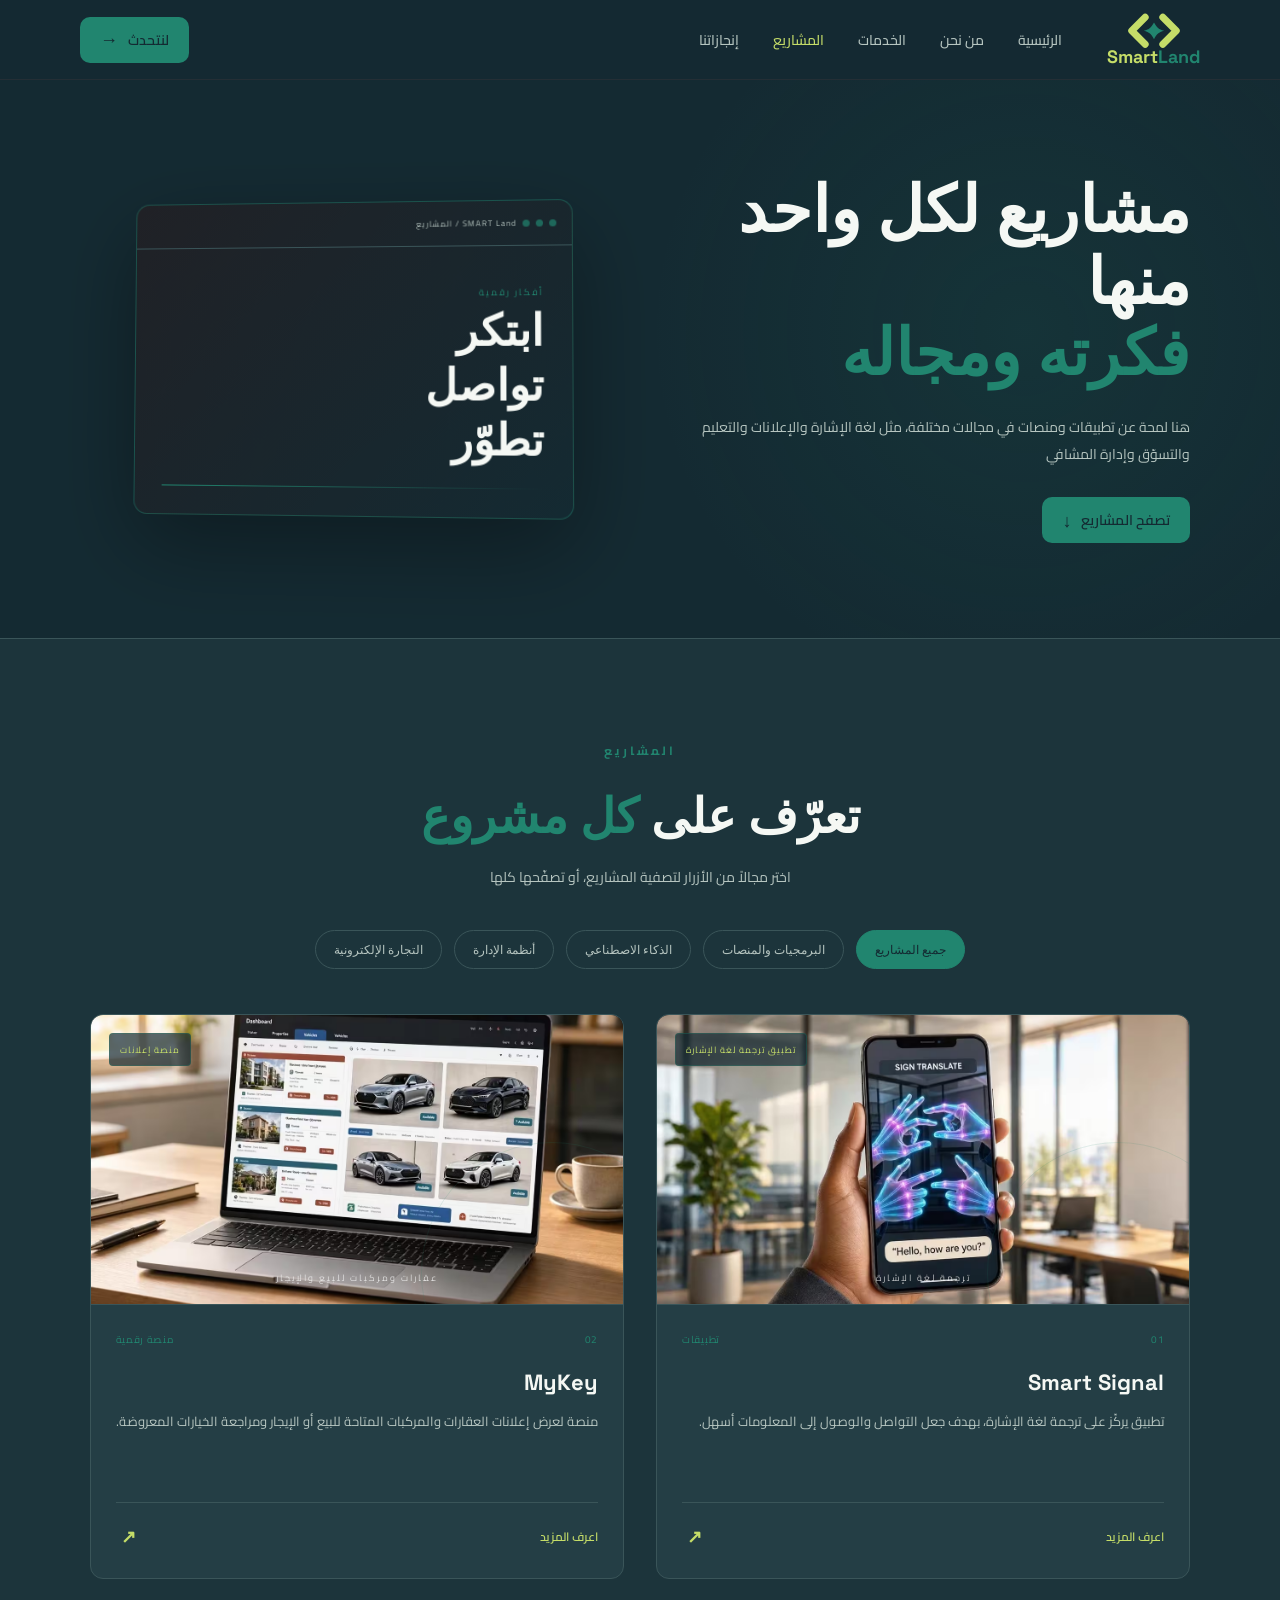
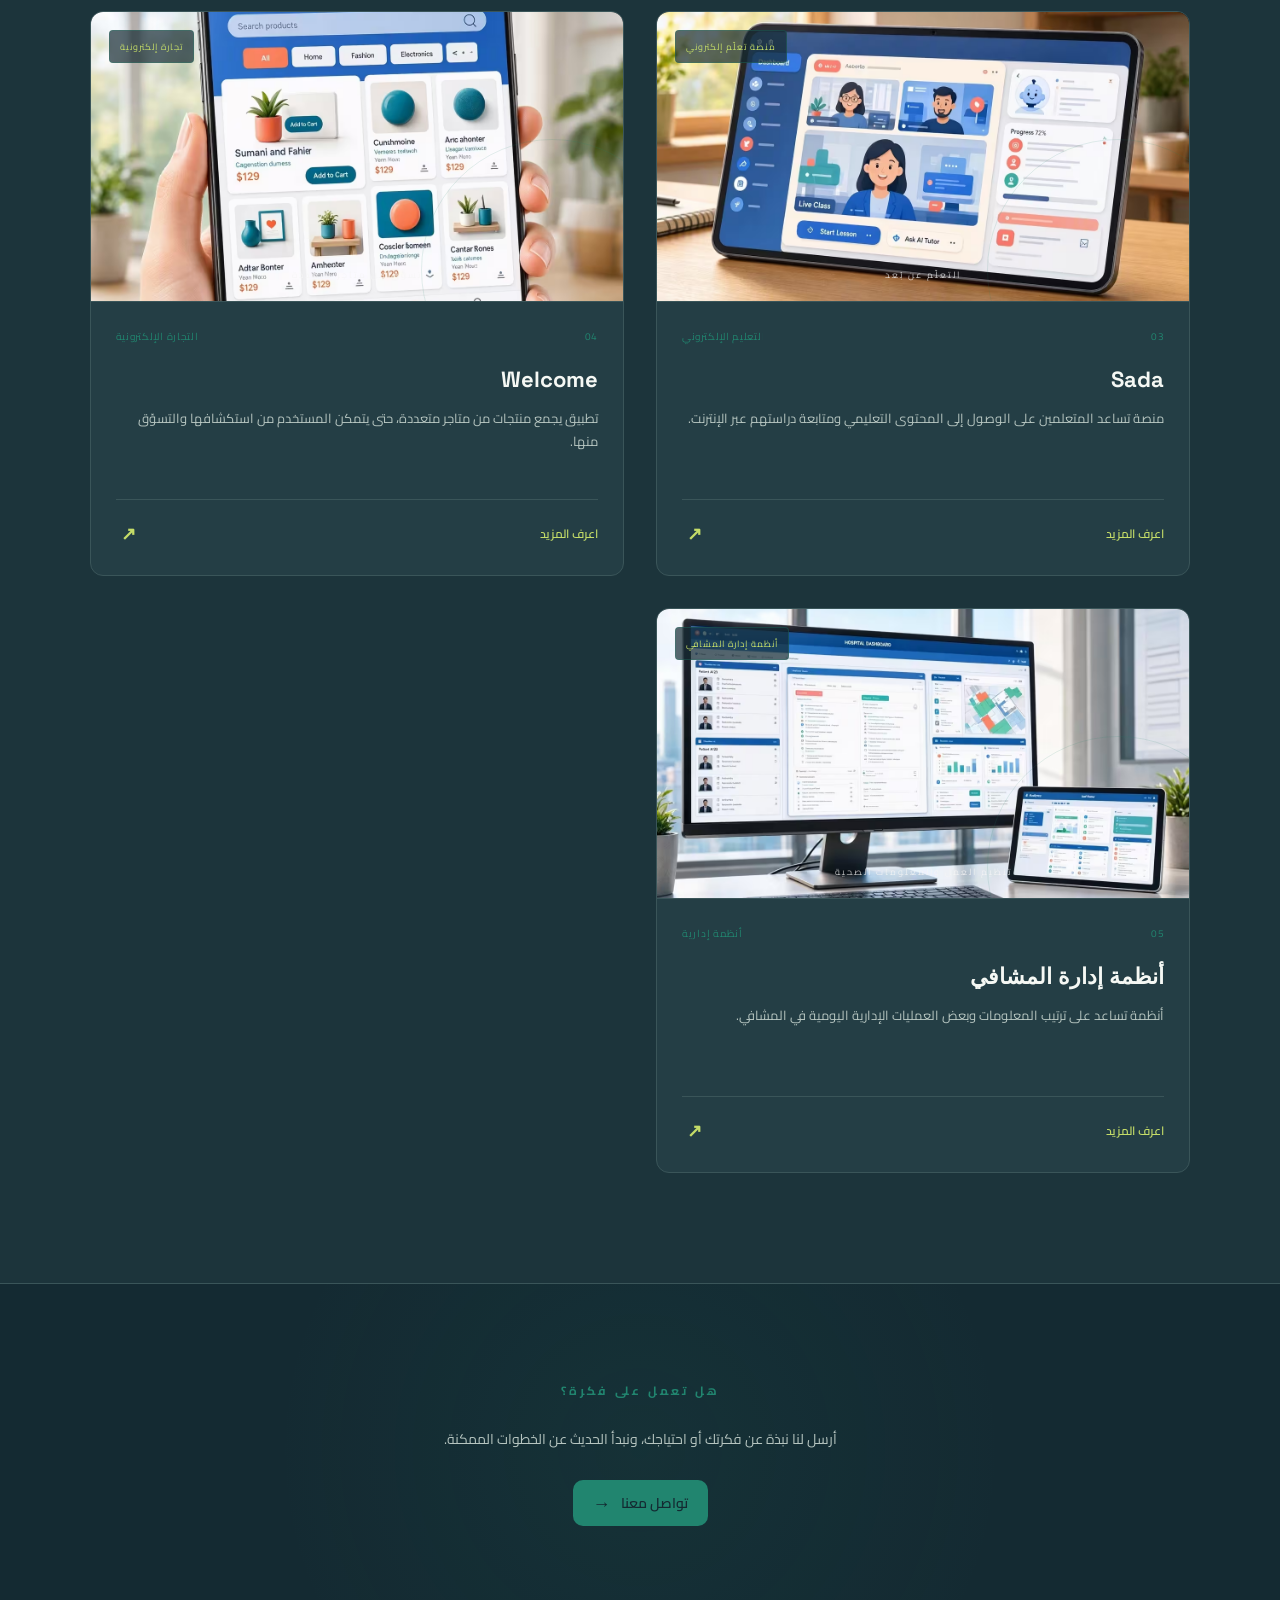
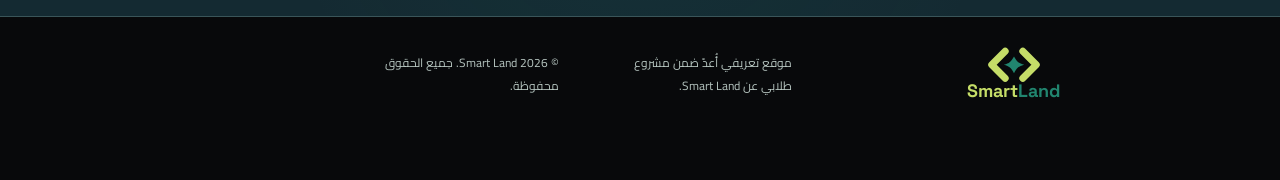
<file: projects.html>
<!DOCTYPE html>
<html lang="ar" dir="rtl">
<head>
    <meta charset="UTF-8">
    <meta name="viewport" content="width=device-width, initial-scale=1.0">

    <title>مشاريعنا |  Smart Land</title>

    <link rel="preconnect" href="https://fonts.googleapis.com">
    <link rel="preconnect" href="https://fonts.gstatic.com" crossorigin>

    <link href="https://fonts.googleapis.com/css2?family=Inter:wght@400;500;600;700&family=Space+Grotesk:wght@400;500;600;700&family=Cairo:wght@400;500;600;700;800&display=swap" rel="stylesheet">

    <link rel="stylesheet" href="style.css">
</head>

<body>

    <!-- Navigation -->
    <header class="navbar">
        <div class="navbar-container">

            <a href="index.html" class="logo" aria-label="الرئيسية - SmartLand">
                <img src="assets/logo/smartland-logo.svg" alt="" class="logo-mark" aria-hidden="true">
                <span class="logo-wordmark"><span class="logo-word-smart">Smart</span><span class="logo-word-land">Land</span></span>
            </a>

            <nav class="nav-links">
                <a href="index.html">الرئيسية</a>
                <a href="about.html">من نحن</a>
                <a href="services.html">الخدمات</a>
                <a href="projects.html" class="active">المشاريع</a>
                <a href="success-stories.html">إنجازاتنا</a>
            </nav>

            <a href="contact.html" class="nav-button">
                لنتحدث <span>→</span>
            </a>

        </div>
    </header>

    <main>

        <!-- Projects Hero -->
        <section class="projects-hero">

            <div class="projects-hero-content">


                <h1>
                    مشاريع لكل واحد منها
                    <span>فكرته ومجاله</span>
                </h1>

                <p>
                    هنا لمحة عن تطبيقات ومنصات في مجالات مختلفة، مثل لغة
                    الإشارة والإعلانات والتعليم والتسوّق وإدارة المشافي
                </p>

                <a href="#project-list" class="nav-button">
                    تصفح المشاريع <span>↓</span>
                </a>

            </div>

            <div class="projects-hero-art">
                <div class="project-art-frame">
                    <div class="art-top-bar">
                        <span></span>
                        <span></span>
                        <span></span>
                        <p> SMART Land / المشاريع</p>
                    </div>

                    <div class="art-content">
                        <span class="art-label">أفكار رقمية</span>
                        <div class="art-big-text">ابتكر<span></span></div>
                        <div class="art-big-text">تواصل<span></span></div>
                        <div class="art-big-text">تطوّر<span></span></div>
                        <div class="art-bottom-line"></div>
                    </div>
                </div>
            </div>

        </section>

        <!-- Project Filters -->
        <section class="projects-section" id="project-list">

            <div class="projects-heading">
                <span class="section-label">المشاريع</span>

                <h2>
                    تعرّف على
                    <span>كل مشروع</span>
                </h2>

                <p>
                    اختر مجالاً من الأزرار لتصفية المشاريع، أو تصفّحها كلها
                </p>
            </div>

            <div class="project-filters">
                <button class="project-filter active" data-filter="all">
                    جميع المشاريع
                </button>

                <button class="project-filter" data-filter="software">
                    البرمجيات والمنصات
                </button>

                <button class="project-filter" data-filter="ai">
                    الذكاء الاصطناعي
                </button>

                <button class="project-filter" data-filter="systems">
                    أنظمة الإدارة
                </button>

                <button class="project-filter" data-filter="ecommerce">
                    التجارة الإلكترونية
                </button>
            </div>

            <div class="projects-grid">

                <!-- Project 1 -->
                <article class="project-card" data-category="ai">

                    <div class="project-visual signal-visual" data-media-slot="smart-signal">
                        <img
                            src="assets/images/signal.avif"
                            alt="صورة تطبيق Smart Signal لترجمة لغة الإشارة"
                            class="project-image"
                        >
                        <span class="project-tag">تطبيق ترجمة لغة الإشارة</span>

                        <span class="visual-caption">ترجمة لغة الإشارة</span>
                    </div>

                    <div class="project-info">
                        <div class="project-meta">
                            <span>01</span>
                            <span>تطبيقات</span>
                        </div>

                        <h3>Smart Signal</h3>

                        <p>
                            تطبيق يركّز على ترجمة لغة الإشارة، بهدف جعل
                            التواصل والوصول إلى المعلومات أسهل.
                        </p>

                        <a href="contact.html" class="project-link">
                            اعرف المزيد <span>↗</span>
                        </a>
                    </div>

                </article>

                <!-- Project 2 -->
                <article class="project-card" data-category="software">

                    <div class="project-visual mykey-visual" data-media-slot="mykey">
                        <img
                            src="assets/images/myKey.avif"
                            alt="صورة منصة MyKey للإعلانات العقارية والمركبات"
                            class="project-image"
                        >
                        <span class="project-tag">منصة إعلانات</span>

                        <span class="visual-caption">عقارات ومركبات للبيع والإيجار</span>
                    </div>

                    <div class="project-info">
                        <div class="project-meta">
                            <span>02</span>
                            <span>منصة رقمية</span>
                        </div>

                        <h3>MyKey</h3>

                        <p>
                            منصة لعرض إعلانات العقارات والمركبات المتاحة
                            للبيع أو الإيجار ومراجعة الخيارات المعروضة.
                        </p>

                        <a href="contact.html" class="project-link">
                            اعرف المزيد <span>↗</span>
                        </a>
                    </div>

                </article>

                <!-- Project 3 -->
                <article class="project-card" data-category="software">

                    <div class="project-visual sada-visual" data-media-slot="sada">
                        <img
                            src="assets/images/Saad.avif"
                            alt="صورة المنصة التعليمية سادا للتعلّم الإلكتروني"
                            class="project-image"
                        >
                        <span class="project-tag">منصة تعلّم إلكتروني</span>

                        <span class="visual-caption">التعلّم عن بُعد</span>
                    </div>

                    <div class="project-info">
                        <div class="project-meta">
                            <span>03</span>
                            <span>التعليم الإلكتروني</span>
                        </div>

                        <h3>Sada</h3>

                        <p>
                            منصة تساعد المتعلمين على الوصول إلى المحتوى
                            التعليمي ومتابعة دراستهم عبر الإنترنت.
                        </p>

                        <a href="contact.html" class="project-link">
                            اعرف المزيد <span>↗</span>
                        </a>
                    </div>

                </article>

                <!-- Project 4 -->
                <article class="project-card" data-category="ecommerce">

                    <div class="project-visual welcome-visual" data-media-slot="welcome">
                        <img
                            src="assets/images/welcome.avif"
                            alt="صورة تطبيق Welcome للتسوّق من متاجر متعددة"
                            class="project-image"
                        >
                        <span class="project-tag">تجارة إلكترونية</span>

                        <span class="visual-caption">تسوّق من متاجر متعددة</span>
                    </div>

                    <div class="project-info">
                        <div class="project-meta">
                            <span>04</span>
                            <span>التجارة الإلكترونية</span>
                        </div>

                        <h3>Welcome</h3>

                        <p>
                            تطبيق يجمع منتجات من متاجر متعددة، حتى يتمكن
                            المستخدم من استكشافها والتسوّق منها.
                        </p>

                        <a href="contact.html" class="project-link">
                            اعرف المزيد <span>↗</span>
                        </a>
                    </div>

                </article>

                <!-- Project 5 -->
                <article class="project-card" data-category="systems">

                    <div class="project-visual hospital-visual" data-media-slot="hospital-management">
                        <img
                            src="assets/images/hospital.avif"
                            alt="صورة أنظمة إدارة المشافي"
                            class="project-image"
                        >
                        <span class="project-tag">أنظمة إدارة المشافي</span>

                        <span class="visual-caption">تنظيم العمل والمعلومات الصحية</span>
                    </div>

                    <div class="project-info">
                        <div class="project-meta">
                            <span>05</span>
                            <span>أنظمة إدارية</span>
                        </div>

                        <h3>أنظمة إدارة المشافي</h3>

                        <p>
                            أنظمة تساعد على ترتيب المعلومات وبعض العمليات
                            الإدارية اليومية في المشافي.
                        </p>

                        <a href="contact.html" class="project-link">
                            اعرف المزيد <span>↗</span>
                        </a>
                    </div>

                </article>

            </div>

        </section>

        <!-- Project CTA -->
        <section class="projects-cta">

            <span class="section-label">هل تعمل على فكرة؟</span>

            

            <p>
                أرسل لنا نبذة عن فكرتك أو احتياجك، ونبدأ الحديث عن الخطوات الممكنة.
            </p>

            <a href="contact.html" class="nav-button">
                تواصل معنا <span>→</span>
            </a>

        </section>

    </main>

    <!-- Footer -->
    <footer class="footer">
        <div class="footer-container">

            <a href="index.html" class="logo" aria-label="الرئيسية - SmartLand">
                <img src="assets/logo/smartland-logo.svg" alt="" class="logo-mark" aria-hidden="true">
                <span class="logo-wordmark"><span class="logo-word-smart">Smart</span><span class="logo-word-land">Land</span></span>
            </a>

            <p>موقع تعريفي أُعدّ ضمن مشروع طلابي عن Smart Land.</p>

            <span class="footer-copy">
                © 2026 Smart Land. جميع الحقوق محفوظة.
            </span>

        </div>
    </footer>

    <script src="script.js"></script>

</body>
</html>
</file>
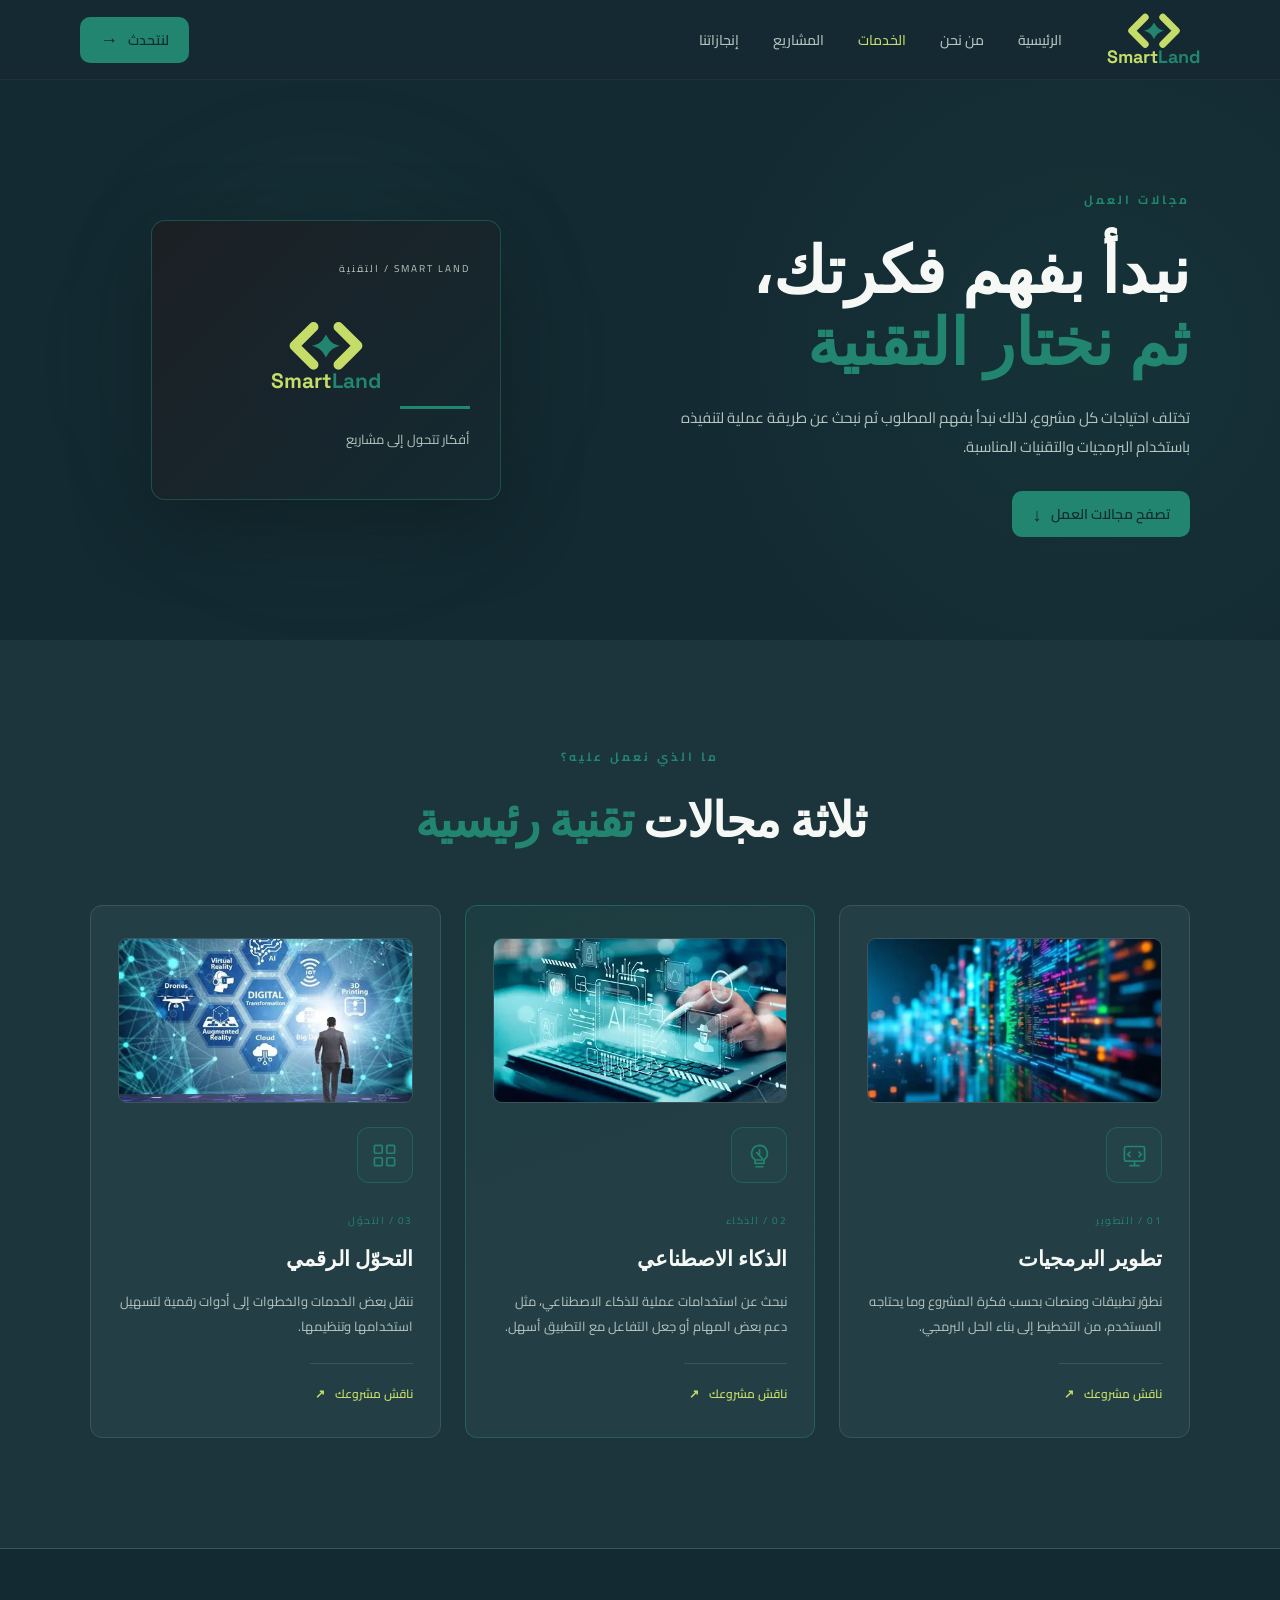
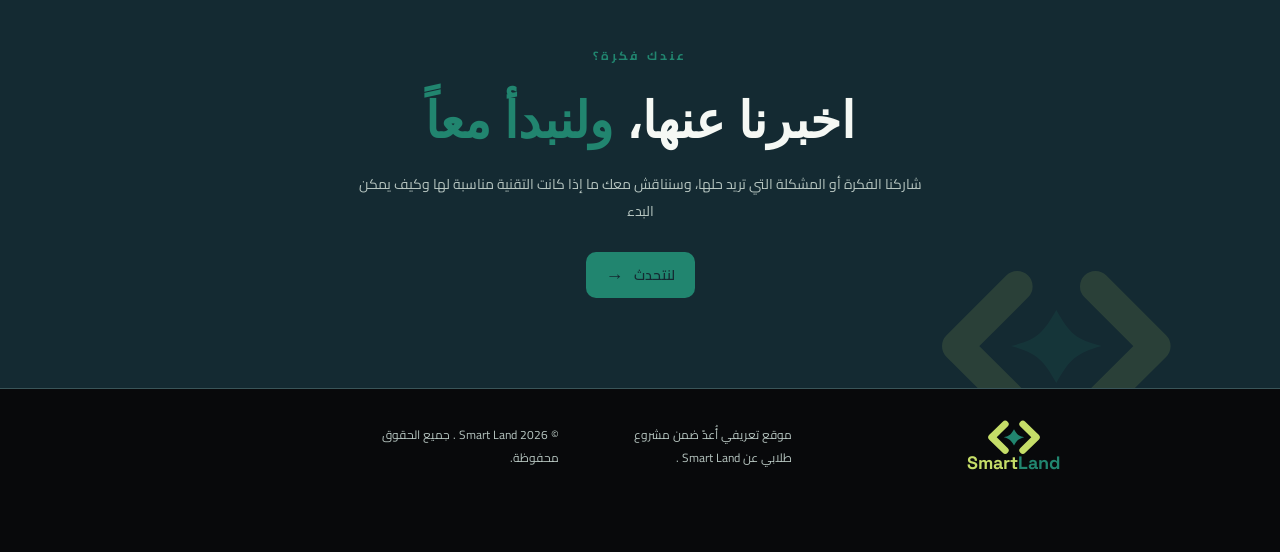
<file: services.html>
<!DOCTYPE html>
<html lang="ar" dir="rtl">
<head>
    <meta charset="UTF-8">
    <meta name="viewport" content="width=device-width, initial-scale=1.0">

    <title>خدماتنا |  Smart Land</title>

    <link rel="preconnect" href="https://fonts.googleapis.com">
    <link rel="preconnect" href="https://fonts.gstatic.com" crossorigin>

    <link href="https://fonts.googleapis.com/css2?family=Inter:wght@400;500;600;700&family=Space+Grotesk:wght@400;500;600;700&family=Cairo:wght@400;500;600;700;800&display=swap" rel="stylesheet">

    <link rel="stylesheet" href="style.css">
</head>

<body>

    <!-- Navigation -->
    <header class="navbar">
        <div class="navbar-container">

            <a href="index.html" class="logo" aria-label="الرئيسية - SmartLand">
                <img src="assets/logo/smartland-logo.svg" alt="" class="logo-mark" aria-hidden="true">
                <span class="logo-wordmark"><span class="logo-word-smart">Smart</span><span class="logo-word-land">Land</span></span>
            </a>

            <nav class="nav-links">
                <a href="index.html">الرئيسية</a>
                <a href="about.html">من نحن</a>
                <a href="services.html" class="active">الخدمات</a>
                <a href="projects.html">المشاريع</a>
                <a href="success-stories.html">إنجازاتنا</a>
            </nav>

            <a href="contact.html" class="nav-button">
                لنتحدث <span>→</span>
            </a>

        </div>
    </header>

    <main>

        <!-- Services Hero -->
        <section class="services-hero">

            <div class="services-hero-content">

                <span class="section-label">مجالات العمل</span>

                <h1>
                    نبدأ بفهم فكرتك،
                    <span>ثم نختار التقنية</span>
                </h1>

                <p>
                    تختلف احتياجات كل مشروع، لذلك نبدأ بفهم المطلوب ثم نبحث
                    عن طريقة عملية لتنفيذه باستخدام البرمجيات والتقنيات المناسبة.
                </p>

                <a href="#our-services" class="nav-button">
                    تصفح مجالات العمل <span>↓</span>
                </a>

            </div>

            <div class="services-hero-decoration">
                <div class="services-glow"></div>
                <div class="services-tech-card">
                    <span class="tech-card-label"> SMART LAND  / التقنية</span>
                    <div class="tech-card-symbol">
                        <span class="logo brand-lockup brand-lockup--large" aria-label="SmartLand">
                            <img src="assets/logo/smartland-logo.svg" alt="" class="logo-mark" aria-hidden="true">
                            <span class="logo-wordmark"><span class="logo-word-smart">Smart</span><span class="logo-word-land">Land</span></span>
                        </span>
                    </div>
                    <div class="tech-card-line"></div>
                    <p>أفكار تتحول إلى مشاريع</p>
                </div>
            </div>

        </section>

        <!-- Services Grid -->
        <section class="services-main" id="our-services">

            <div class="services-heading">
                <span class="section-label">ما الذي نعمل عليه؟</span>

                <h2>
                    ثلاثة مجالات
                    <span>تقنية رئيسية</span>
                </h2>

              
            </div>

            <div class="services-grid">

                <!-- Service 1 -->
                <article class="service-card">
                    <img
                        src="assets/images/coding.webp"
                        alt="شيفرات برمجية تمثل تطوير التطبيقات والبرمجيات"
                        class="service-card-image"
                    >
                    <div class="service-icon">
                        <svg viewBox="0 0 24 24" aria-hidden="true">
                            <rect x="3" y="4" width="18" height="13" rx="2"></rect>
                            <path d="M8 21h8M12 17v4M8 9l-2 2 2 2M16 9l2 2-2 2"></path>
                        </svg>
                    </div>

                    <span class="service-index">01 / التطوير</span>

                    <h3>تطوير البرمجيات</h3>

                    <p>
                        نطوّر تطبيقات ومنصات بحسب فكرة المشروع وما يحتاجه
                        المستخدم، من التخطيط إلى بناء الحل البرمجي.
                    </p>

                    <a href="contact.html" class="service-link">
                        ناقش مشروعك <span>↗</span>
                    </a>
                </article>

                <!-- Service 2 -->
                <article class="service-card service-card-featured">
                    <img
                        src="assets/images/ai.webp"
                        alt="تقنيات الذكاء الاصطناعي والتفاعل الرقمي"
                        class="service-card-image"
                    >
                    <div class="service-icon">
                        <svg viewBox="0 0 24 24" aria-hidden="true">
                            <path d="M12 3a7 7 0 0 0-4 12.7V19h8v-3.3A7 7 0 0 0 12 3Z"></path>
                            <path d="M9 22h6M9 16h6M12 7v5M9.5 9.5l5 5"></path>
                        </svg>
                    </div>

                    <span class="service-index">02 / الذكاء</span>

                    <h3>الذكاء الاصطناعي</h3>

                    <p>
                        نبحث عن استخدامات عملية للذكاء الاصطناعي، مثل دعم
                        بعض المهام أو جعل التفاعل مع التطبيق أسهل.
                    </p>

                    <a href="contact.html" class="service-link">
                        ناقش مشروعك <span>↗</span>
                    </a>
                </article>

                <!-- Service 3 -->
                <article class="service-card">
                    <img
                        src="assets/images/digital%20transform.webp"
                        alt="التحول الرقمي وتطبيقاته في الأعمال"
                        class="service-card-image"
                    >
                    <div class="service-icon">
                        <svg viewBox="0 0 24 24" aria-hidden="true">
                            <rect x="3" y="3" width="7" height="7" rx="1"></rect>
                            <rect x="14" y="3" width="7" height="7" rx="1"></rect>
                            <rect x="3" y="14" width="7" height="7" rx="1"></rect>
                            <rect x="14" y="14" width="7" height="7" rx="1"></rect>
                        </svg>
                    </div>

                    <span class="service-index">03 / التحوّل</span>

                    <h3>التحوّل الرقمي</h3>

                    <p>
                        ننقل بعض الخدمات والخطوات إلى أدوات رقمية لتسهيل
                        استخدامها وتنظيمها.
                    </p>

                    <a href="contact.html" class="service-link">
                        ناقش مشروعك <span>↗</span>
                    </a>
                </article>

            </div>

        </section>

        <!-- Call to Action -->
        <section class="services-cta">

            <div class="services-cta-content">
                <span class="section-label">عندك فكرة؟</span>

                <h2>
                     اخبرنا عنها،
                    <span> ولنبدأ معاً</span>
                </h2>

                <p>
                    شاركنا الفكرة أو المشكلة التي تريد حلها، وسنناقش معك
                    ما إذا كانت التقنية مناسبة لها وكيف يمكن البدء
                </p>

                <a href="contact.html" class="nav-button">
                    لنتحدث <span>→</span>
                </a>
            </div>

            <div class="cta-decoration" aria-hidden="true">
                <span class="logo brand-lockup brand-lockup--watermark">
                    <img src="assets/logo/smartland-logo.svg" alt="" class="logo-mark">
                    <span class="logo-wordmark"><span class="logo-word-smart">Smart</span><span class="logo-word-land">Land</span></span>
                </span>
            </div>

        </section>

    </main>

    <!-- Footer -->
    <footer class="footer">
        <div class="footer-container">

            <a href="index.html" class="logo" aria-label="الرئيسية - SmartLand">
                <img src="assets/logo/smartland-logo.svg" alt="" class="logo-mark" aria-hidden="true">
                <span class="logo-wordmark"><span class="logo-word-smart">Smart</span><span class="logo-word-land">Land</span></span>
            </a>

            <p>موقع تعريفي أُعدّ ضمن مشروع طلابي عن Smart Land .</p>

            <span class="footer-copy">
                © 2026 Smart Land . جميع الحقوق محفوظة.
            </span>

        </div>
    </footer>

    <script src="script.js"></script>

</body>
</html>
</file>
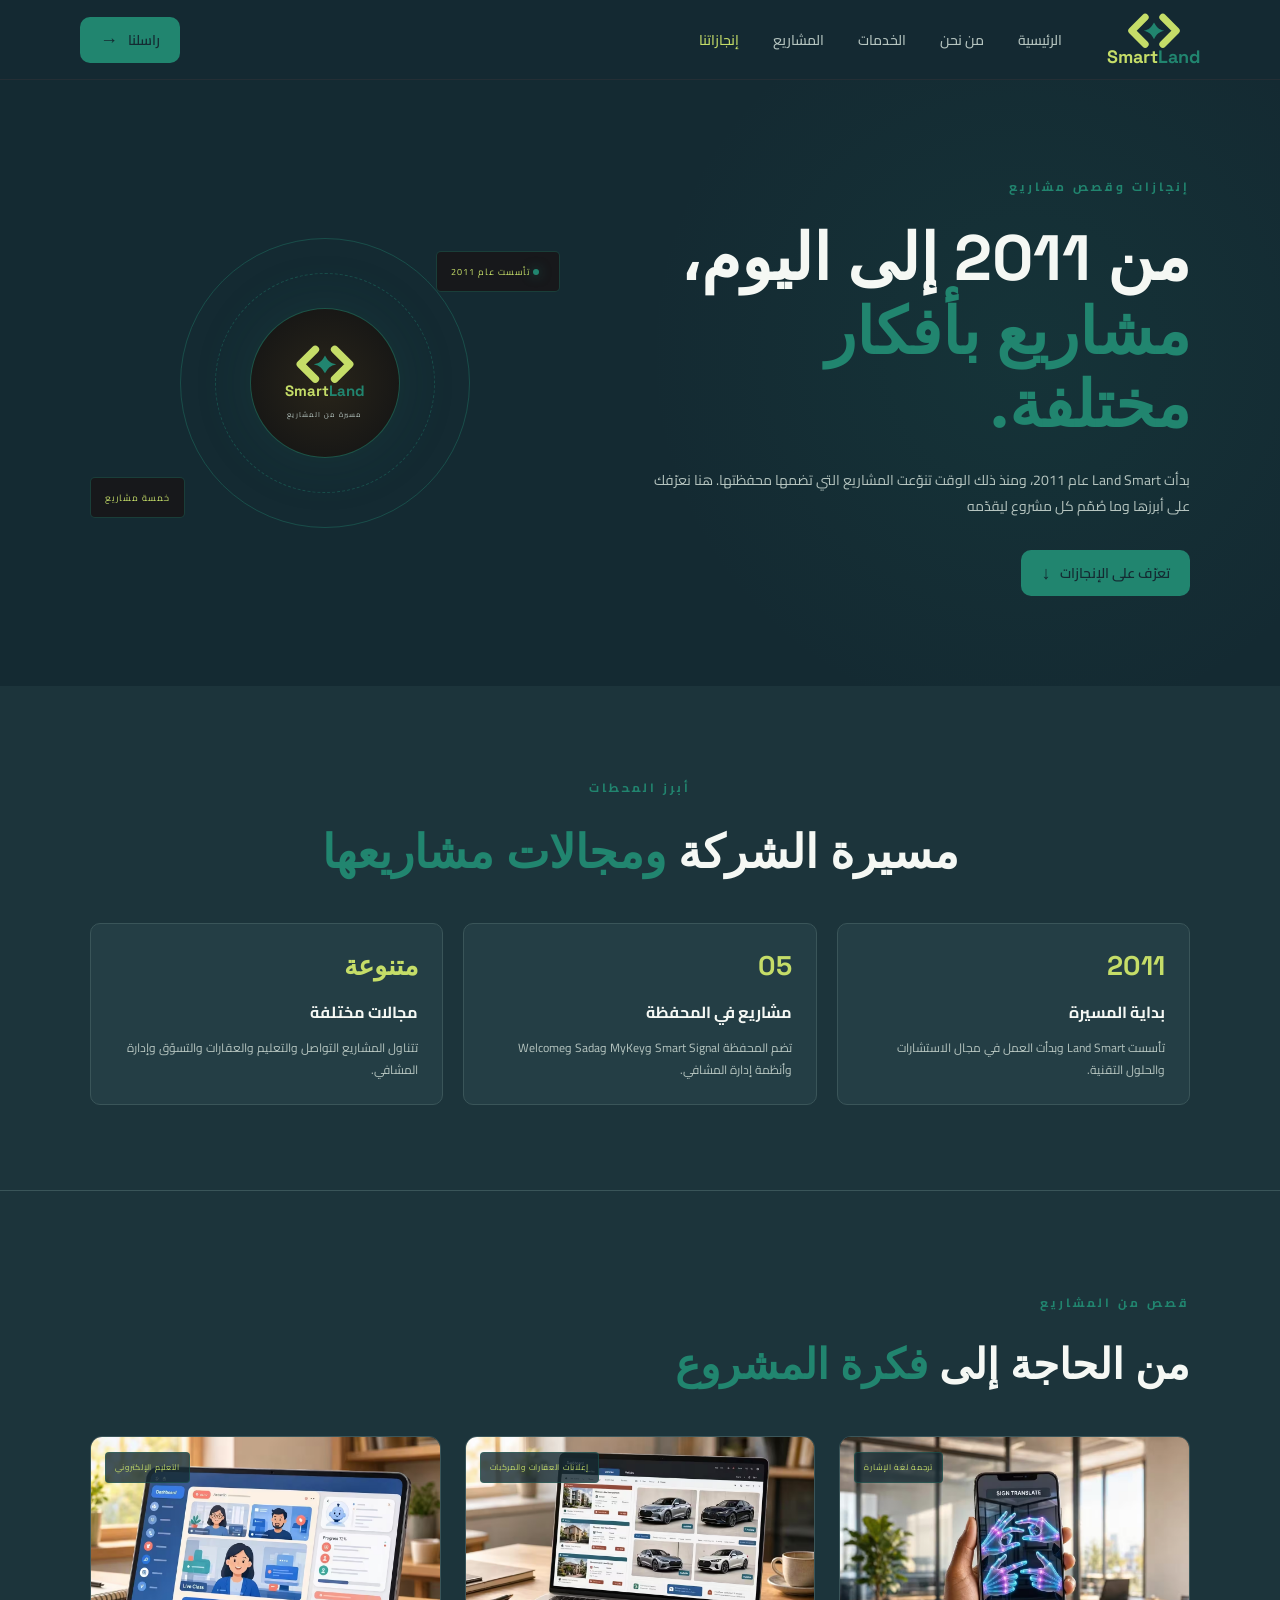
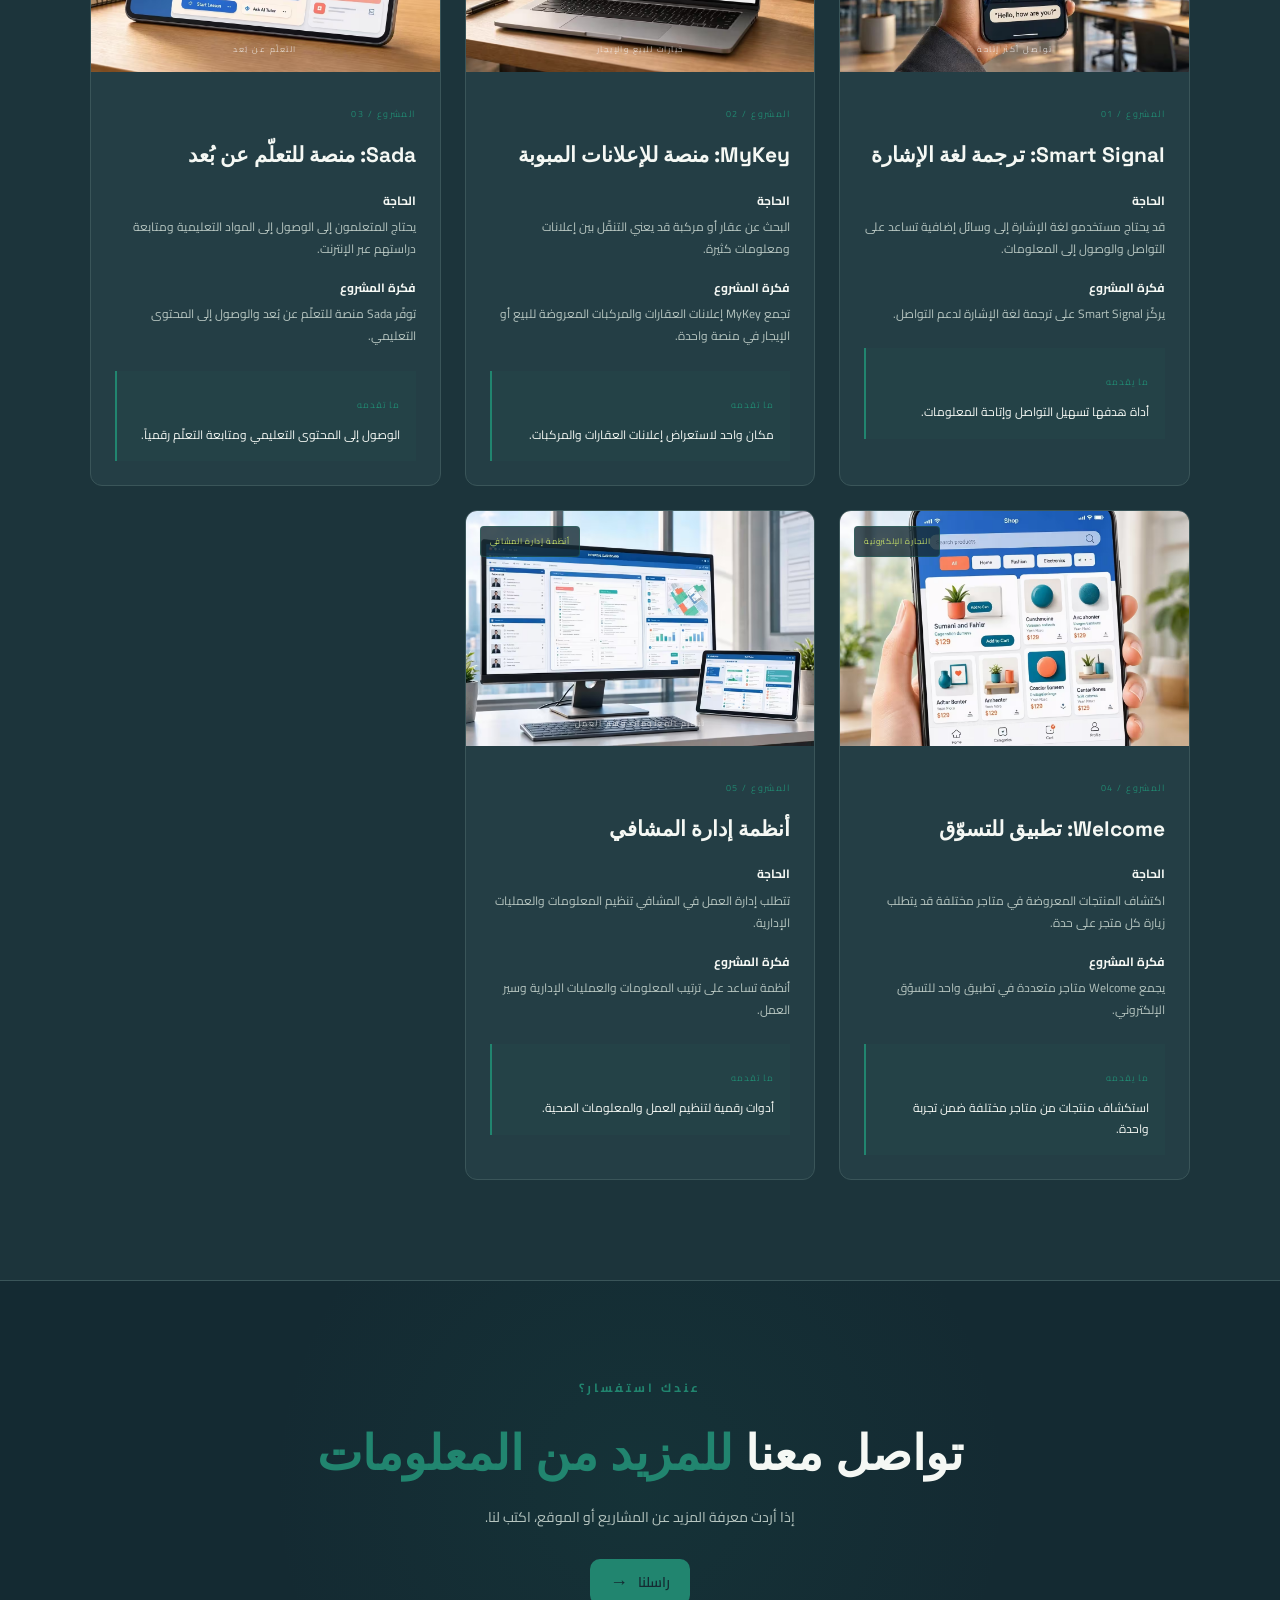
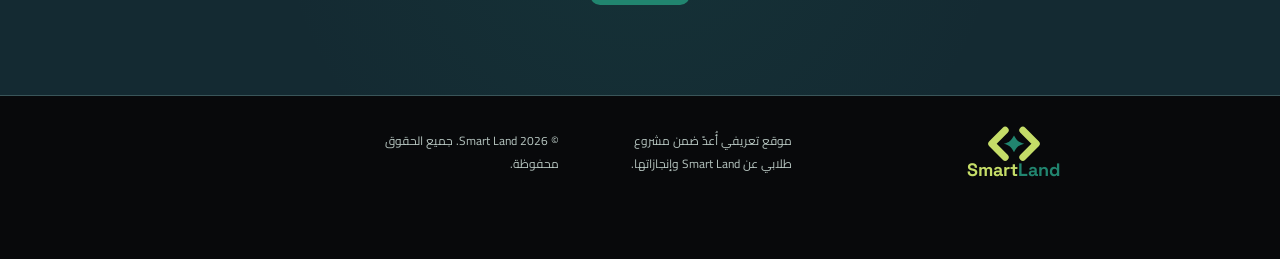
<file: success-stories.html>
<!DOCTYPE html>
<html lang="ar" dir="rtl">
<head>
    <meta charset="UTF-8">
    <meta name="viewport" content="width=device-width, initial-scale=1.0">

    <title>إنجازاتنا وقصص النجاح |  Smart Land</title>

    <link rel="preconnect" href="https://fonts.googleapis.com">
    <link rel="preconnect" href="https://fonts.gstatic.com" crossorigin>

    <link href="https://fonts.googleapis.com/css2?family=Inter:wght@400;500;600;700&family=Space+Grotesk:wght@400;500;600;700&family=Cairo:wght@400;500;600;700;800&display=swap" rel="stylesheet">

    <link rel="stylesheet" href="style.css">
</head>

<body>

    <!-- Navigation -->
    <header class="navbar">
        <div class="navbar-container">

            <a href="index.html" class="logo" aria-label="الرئيسية - SmartLand">
                <img src="assets/logo/smartland-logo.svg" alt="" class="logo-mark" aria-hidden="true">
                <span class="logo-wordmark"><span class="logo-word-smart">Smart</span><span class="logo-word-land">Land</span></span>
            </a>

            <nav class="nav-links">
                <a href="index.html">الرئيسية</a>
                <a href="about.html">من نحن</a>
                <a href="services.html">الخدمات</a>
                <a href="projects.html">المشاريع</a>
                <a href="success-stories.html" class="active">إنجازاتنا</a>
            </nav>

            <a href="contact.html" class="nav-button">
                راسلنا <span>→</span>
            </a>

        </div>
    </header>

    <main>

        <!-- Hero -->
        <section class="stories-hero">

            <div class="stories-hero-content">

                <span class="section-label">إنجازات وقصص مشاريع</span>

                <h1>
                    من 2011 إلى اليوم،
                    <span>مشاريع بأفكار مختلفة.</span>
                </h1>

                <p>
                    بدأت Land Smart عام 2011، ومنذ ذلك الوقت تنوّعت المشاريع
                    التي تضمها محفظتها. هنا نعرّفك على أبرزها وما صُمّم كل
                    مشروع ليقدّمه
                </p>

                <a href="#stories-list" class="nav-button">
                    تعرّف على الإنجازات <span>↓</span>
                </a>

            </div>

            <div class="stories-hero-visual">

                <div class="story-orbit story-orbit-one"></div>
                <div class="story-orbit story-orbit-two"></div>

                <div class="story-hero-core">
                    <span class="logo brand-lockup brand-lockup--medium" aria-label="SmartLand">
                        <img src="assets/logo/smartland-logo.svg" alt="" class="logo-mark" aria-hidden="true">
                        <span class="logo-wordmark"><span class="logo-word-smart">Smart</span><span class="logo-word-land">Land</span></span>
                    </span>
                    <small>مسيرة من المشاريع</small>
                </div>

                <div class="story-floating-label label-top">
                    <span class="status-dot"></span>
                    تأسست عام 2011
                </div>

                <div class="story-floating-label label-bottom">
                    خمسة مشاريع
                </div>

            </div>

        </section>

        <!-- Achievements -->
        <section class="stories-intro" id="stories-list">

            <span class="section-label">أبرز المحطات</span>

            <h2>
                مسيرة الشركة
                <span>ومجالات مشاريعها</span>
            </h2>

           

            <div class="achievement-grid">
                <article class="achievement-card">
                    <span class="achievement-number">2011</span>
                    <h3>بداية المسيرة</h3>
                    <p>تأسست Land Smart وبدأت العمل في مجال الاستشارات والحلول التقنية.</p>
                </article>

                <article class="achievement-card">
                    <span class="achievement-number">05</span>
                    <h3>مشاريع في المحفظة</h3>
                    <p>تضم المحفظة Smart Signal وMyKey وSada وWelcome وأنظمة إدارة المشافي.</p>
                </article>

                <article class="achievement-card">
                    <span class="achievement-number">متنوعة</span>
                    <h3>مجالات مختلفة</h3>
                    <p>تتناول المشاريع التواصل والتعليم والعقارات والتسوّق وإدارة المشافي.</p>
                </article>
            </div>

        </section>

        <!-- Stories -->
        <section class="stories-section">

            <div class="stories-section-heading">
                <div>
                    <span class="section-label">قصص من المشاريع</span>
                    <h2>من الحاجة إلى <span>فكرة المشروع</span></h2>
                </div>

                
            </div>

            <div class="stories-grid">

                <!-- Story 1 -->
                <article class="story-card">

                    <div class="story-card-visual story-visual-ai" data-media-slot="story-smart-signal">
                        <img
                            src="assets/images/signal.avif"
                            alt="صورة مشروع Smart Signal لترجمة لغة الإشارة"
                            class="project-image"
                        >
                        <span class="story-category">ترجمة لغة الإشارة</span>

                        <span class="story-visual-caption">
                            تواصل أكثر إتاحة
                        </span>
                    </div>

                    <div class="story-card-content">

                        <span class="story-number">المشروع / 01</span>

                        <h3>Smart Signal: ترجمة لغة الإشارة</h3>

                        <p>
                            <strong>الحاجة</strong>
                            قد يحتاج مستخدمو لغة الإشارة إلى وسائل إضافية
                            تساعد على التواصل والوصول إلى المعلومات.
                        </p>

                        <p>
                            <strong>فكرة المشروع</strong>
                            يركّز Smart Signal على ترجمة لغة الإشارة
                            لدعم التواصل.
                        </p>

                        <div class="story-outcome">
                            <span>ما يقدمه</span>
                            <p>أداة هدفها تسهيل التواصل وإتاحة المعلومات.</p>
                        </div>

                    </div>

                </article>

                <!-- Story 2 -->
                <article class="story-card">

                    <div class="story-card-visual story-visual-software" data-media-slot="story-mykey">
                        <img
                            src="assets/images/myKey.avif"
                            alt="صورة منصة MyKey لإعلانات العقارات والمركبات"
                            class="project-image"
                        >
                        <span class="story-category">إعلانات العقارات والمركبات</span>

                        <span class="story-visual-caption">
                            خيارات للبيع والإيجار
                        </span>
                    </div>

                    <div class="story-card-content">

                        <span class="story-number">المشروع / 02</span>

                        <h3>MyKey: منصة للإعلانات المبوبة</h3>

                        <p>
                            <strong>الحاجة</strong>
                            البحث عن عقار أو مركبة قد يعني التنقّل بين
                            إعلانات ومعلومات كثيرة.
                        </p>

                        <p>
                            <strong>فكرة المشروع</strong>
                            تجمع MyKey إعلانات العقارات والمركبات المعروضة
                            للبيع أو الإيجار في منصة واحدة.
                        </p>

                        <div class="story-outcome">
                            <span>ما تقدمه</span>
                            <p>مكان واحد لاستعراض إعلانات العقارات والمركبات.</p>
                        </div>

                    </div>

                </article>

                <!-- Story 3 -->
                <article class="story-card">

                    <div class="story-card-visual story-visual-digital" data-media-slot="story-sada">
                        <img
                            src="assets/images/Saad.avif"
                            alt="صورة منصة Sada للتعلّم عن بُعد"
                            class="project-image"
                        >
                        <span class="story-category">التعليم الإلكتروني</span>

                        <span class="story-visual-caption">
                            التعلّم عن بُعد
                        </span>
                    </div>

                    <div class="story-card-content">

                        <span class="story-number">المشروع / 03</span>

                        <h3>Sada: منصة للتعلّم عن بُعد</h3>

                        <p>
                            <strong>الحاجة</strong>
                            يحتاج المتعلمون إلى الوصول إلى المواد التعليمية
                            ومتابعة دراستهم عبر الإنترنت.
                        </p>

                        <p>
                            <strong>فكرة المشروع</strong>
                            توفّر Sada منصة للتعلّم عن بُعد والوصول
                            إلى المحتوى التعليمي.
                        </p>

                        <div class="story-outcome">
                            <span>ما تقدمه</span>
                            <p>الوصول إلى المحتوى التعليمي ومتابعة التعلّم رقمياً.</p>
                        </div>

                    </div>

                </article>

                <!-- Story 4 -->
                <article class="story-card">

                    <div class="story-card-visual story-visual-software" data-media-slot="story-welcome">
                        <img
                            src="assets/images/welcome.avif"
                            alt="صورة تطبيق Welcome للتسوّق من متاجر متعددة"
                            class="project-image"
                        >
                        <span class="story-category">التجارة الإلكترونية</span>

                        <span class="story-visual-caption">
                            التسوّق من متاجر متعددة
                        </span>
                    </div>

                    <div class="story-card-content">

                        <span class="story-number">المشروع / 04</span>

                        <h3>Welcome: تطبيق للتسوّق</h3>

                        <p>
                            <strong>الحاجة</strong>
                            اكتشاف المنتجات المعروضة في متاجر مختلفة قد يتطلب
                            زيارة كل متجر على حدة.
                        </p>

                        <p>
                            <strong>فكرة المشروع</strong>
                            يجمع Welcome متاجر متعددة في تطبيق واحد للتسوّق الإلكتروني.
                        </p>

                        <div class="story-outcome">
                            <span>ما يقدمه</span>
                            <p>استكشاف منتجات من متاجر مختلفة ضمن تجربة واحدة.</p>
                        </div>

                    </div>

                </article>

                <!-- Story 5 -->
                <article class="story-card">

                    <div class="story-card-visual story-visual-digital" data-media-slot="story-hospital-management">
                        <img
                            src="assets/images/hospital.avif"
                            alt="صورة أنظمة إدارة المشافي"
                            class="project-image"
                        >
                        <span class="story-category">أنظمة إدارة المشافي</span>

                        <span class="story-visual-caption">
                            تنظيم المعلومات وسير العمل
                        </span>
                    </div>

                    <div class="story-card-content">

                        <span class="story-number">المشروع / 05</span>

                        <h3>أنظمة إدارة المشافي</h3>

                        <p>
                            <strong>الحاجة</strong>
                            تتطلب إدارة العمل في المشافي تنظيم المعلومات
                            والعمليات الإدارية.
                        </p>

                        <p>
                            <strong>فكرة المشروع</strong>
                            أنظمة تساعد على ترتيب المعلومات والعمليات
                            الإدارية وسير العمل.
                        </p>

                        <div class="story-outcome">
                            <span>ما تقدمه</span>
                            <p>أدوات رقمية لتنظيم العمل والمعلومات الصحية.</p>
                        </div>

                    </div>

                </article>

            </div>

         

        </section>

        <!-- CTA -->
        <section class="stories-cta">

            <div class="stories-cta-inner">

                <span class="section-label">عندك استفسار؟</span>

                <h2>
                    تواصل معنا
                    <span>للمزيد من المعلومات</span>
                </h2>

                <p>
                    إذا أردت معرفة المزيد عن المشاريع أو الموقع، اكتب لنا.
                </p>

                <a href="contact.html" class="nav-button">
                    راسلنا <span>→</span>
                </a>

            </div>

        </section>

    </main>

    <!-- Footer -->
    <footer class="footer">
        <div class="footer-container">

            <a href="index.html" class="logo" aria-label="الرئيسية - SmartLand">
                <img src="assets/logo/smartland-logo.svg" alt="" class="logo-mark" aria-hidden="true">
                <span class="logo-wordmark"><span class="logo-word-smart">Smart</span><span class="logo-word-land">Land</span></span>
            </a>

            <p>موقع تعريفي أُعدّ ضمن مشروع طلابي عن Smart Land وإنجازاتها.</p>

            <span class="footer-copy">
                © 2026 Smart Land. جميع الحقوق محفوظة.
            </span>

        </div>
    </footer>

    <script src="script.js"></script>

</body>
</html>
</file>
<file: style.css>
/* ================================
   LAND SMART - GLOBAL STYLES
================================ */

* {
    margin: 0;
    padding: 0;
    box-sizing: border-box;
}

html {
    scroll-behavior: smooth;
}


body {
    background-color: var(--black);
    color: var(--white);
    font-family: 'Cairo', sans-serif;
    direction: rtl;
    text-align: right;
}





a {
    text-decoration: none;
    color: inherit;
}


/* ================================
   COLORS
================================ */

:root {
    --black: #142A32;
    --charcoal: #1C343B;
    --card: #243E45;

    --gold: #21856F;
    --gold-light: #C5DD68;

    --white: #F5F8F4;
    --gray: #B6C5C0;

    --border: #3A5559;
}


/* ================================
   NAVBAR
================================ */

.navbar {
    width: 100%;
    height: 80px;

    background: rgba(20, 42, 50, 0.92);

    border-bottom: 1px solid rgba(48, 50, 56, 0.6);

    position: relative;
    z-index: 1000;
}


.navbar-container {
    width: 100%;
    max-width: 1440px;

    height: 100%;

    margin: 0 auto;

    padding: 0 80px;

    display: flex;
    align-items: center;
    justify-content: space-between;
}

/* =====================================
   HERO SECTION
===================================== */

.hero {
    position: relative;
    min-height: 760px;
    overflow: hidden;

    background:
        radial-gradient(
            ellipse at 78% 45%,
            rgba(33, 133, 111, 0.07),
            transparent 38%
        ),
        var(--black);
}

.hero-container {
    max-width: 1440px;
    min-height: 760px;

    margin: 0 auto;
    padding: 80px;

    display: grid;
    grid-template-columns: 1fr 1fr;
    align-items: center;
    gap: 45px;
}


/* =====================================
   LEFT CONTENT
===================================== */

.hero-content {
    position: relative;
    z-index: 2;
}

.hero-badge {
    display: inline-flex;
    align-items: center;
    gap: 10px;

    padding: 10px 14px;
    margin-bottom: 28px;

    border: 1px solid rgba(33, 133, 111, 0.25);
    border-radius: 30px;

    background: rgba(33, 133, 111, 0.05);

    color: var(--gold-light);

    font-size: 10px;
    font-weight: 600;
    letter-spacing: 1.3px;
}

.status-dot {
    width: 7px;
    height: 7px;

    background: var(--gold);

    border-radius: 50%;

    box-shadow: 0 0 12px rgba(33, 133, 111, 0.7);
}

.hero h1 {
    font-family: "Space Grotesk", sans-serif;

    font-size: clamp(42px, 4.2vw, 62px);
    font-weight: 700;
    line-height: 1.12;

    letter-spacing: -2px;

    color: var(--white);
}

.hero h1 span {
    color: var(--gold);
}

.hero-description {
    max-width: 490px;

    margin-top: 25px;

    color: var(--gray);

    font-size: 15px;
    line-height: 1.9;
}


/* =====================================
   HERO BUTTONS
===================================== */

.hero-actions {
    display: flex;
    align-items: center;
    flex-wrap: wrap;
    gap: 14px;

    margin-top: 32px;
}

.primary-button,
.secondary-button {
    min-height: 50px;

    padding: 0 20px;

    display: inline-flex;
    align-items: center;
    justify-content: center;
    gap: 12px;

    border-radius: 9px;

    font-size: 13px;
    font-weight: 600;

    transition: 0.3s ease;
}

.primary-button {
    color: var(--black);
    background: var(--gold);
}

.primary-button:hover {
    background: var(--gold-light);
    transform: translateY(-3px);

    box-shadow: 0 10px 30px rgba(33, 133, 111, 0.18);
}

.primary-button span {
    font-size: 18px;
}

.secondary-button {
    color: var(--white);

    border: 1px solid var(--border);
    background: rgba(255, 255, 255, 0.02);
}

.secondary-button:hover {
    border-color: var(--gold);
    color: var(--gold-light);
}


/* =====================================
   HERO STATISTICS
===================================== */

.hero-stats {
    display: flex;
    align-items: center;
    gap: 24px;

    margin-top: 55px;
}

.hero-stat {
    display: flex;
    flex-direction: column;
    gap: 7px;
}

.stat-number {
    color: var(--gold-light);

    font-family: "Space Grotesk", sans-serif;
    font-size: 19px;
    font-weight: 700;
}

.stat-label {
    color: var(--gray);
    font-size: 10px;
}

.stat-divider {
    width: 1px;
    height: 35px;

    background: var(--border);
}


/* =====================================
   RIGHT VISUAL
===================================== */

.hero-visual {
    position: relative;

    min-height: 520px;

    display: flex;
    align-items: center;
    justify-content: center;

    isolation: isolate;
}

.visual-glow {
    position: absolute;
    z-index: -2;

    width: 330px;
    height: 330px;

    background: rgba(33, 133, 111, 0.12);

    filter: blur(85px);
    border-radius: 50%;
}

.visual-grid {
    position: absolute;
    z-index: -1;
    inset: 0;

    background-image:
        linear-gradient(
            rgba(33, 133, 111, 0.07) 1px,
            transparent 1px
        ),
        linear-gradient(
            90deg,
            rgba(33, 133, 111, 0.07) 1px,
            transparent 1px
        );

    background-size: 38px 38px;

    mask-image: radial-gradient(
        ellipse at center,
        black 15%,
        transparent 75%
    );
}

.orbit {
    position: absolute;

    border: 1px solid rgba(33, 133, 111, 0.2);

    border-radius: 50%;
}

.orbit-one {
    width: 350px;
    height: 350px;

    transform: rotate(-25deg) scaleY(0.55);
}

.orbit-two {
    width: 430px;
    height: 430px;

    transform: rotate(35deg) scaleY(0.55);
}

.visual-center {
    width: 235px;
    height: 235px;

    display: flex;
    flex-direction: column;
    align-items: center;
    justify-content: center;

    border: 1px solid rgba(33, 133, 111, 0.4);
    border-radius: 50%;

    background:
        radial-gradient(
            circle,
            rgba(33, 133, 111, 0.12),
            rgba(20, 22, 26, 0.96) 70%
        );

    box-shadow:
        0 0 55px rgba(33, 133, 111, 0.09),
        inset 0 0 35px rgba(33, 133, 111, 0.05);
}

.center-icon {
    width: 66px;
    height: 66px;

    display: flex;
    align-items: center;
    justify-content: center;

    border: 1px solid var(--gold);
    border-radius: 18px;

    transform: rotate(-5deg);

    box-shadow: 0 0 25px rgba(33, 133, 111, 0.12);
}

.center-title {
    margin-top: 20px;

    font-family: "Space Grotesk", sans-serif;
    font-size: 15px;
    font-weight: 700;
    letter-spacing: 2px;
}

.center-subtitle {
    margin-top: 8px;

    color: var(--gray);
    font-size: 7px;
    letter-spacing: 1px;
}


/* =====================================
   FLOATING CARDS
===================================== */

.floating-card {
    position: absolute;

    display: flex;
    align-items: center;
    gap: 12px;

    padding: 15px;

    background: rgba(20, 22, 26, 0.94);

    border: 1px solid var(--border);
    border-radius: 12px;

    box-shadow: 0 15px 45px rgba(0, 0, 0, 0.3);

    backdrop-filter: blur(12px);
}

.floating-icon {
    width: 38px;
    height: 38px;

    display: flex;
    align-items: center;
    justify-content: center;

    border-radius: 9px;

    color: var(--gold-light);
    background: rgba(33, 133, 111, 0.1);

    font-size: 21px;
}

.floating-card div:last-child {
    display: flex;
    flex-direction: column;
    gap: 6px;
}

.floating-card strong {
    color: var(--white);
    font-size: 10px;
}

.floating-card span {
    color: var(--gray);
    font-size: 9px;
}

.card-ai {
    top: 95px;
    right: -5px;
}

.card-digital {
    bottom: 95px;
    left: -5px;
}

.visual-caption {
    position: absolute;
    bottom: 25px;

    display: flex;
    align-items: center;
    gap: 10px;

    color: var(--gray);
    font-size: 9px;
    letter-spacing: 1.5px;
}

.visual-caption span {
    width: 25px;
    height: 1px;

    background: var(--gold);
}

.hero-bottom-line {
    height: 1px;
    width: calc(100% - 160px);

    margin: 0 auto;

    background: linear-gradient(
        90deg,
        transparent,
        rgba(33, 133, 111, 0.25),
        transparent
    );
}


/* =====================================
   RESPONSIVE
===================================== */

@media (max-width: 1100px) {
    .navbar-container {
        padding: 0 35px;
    }

    .nav-links {
        gap: 18px;
        margin-right: 20px;
    }

    .hero-container {
        padding: 65px 35px;
        gap: 20px;
    }

    .hero h1 {
        font-size: 48px;
    }

    .hero-stats {
        gap: 14px;
    }

    .hero-visual {
        transform: scale(0.9);
    }
}

@media (max-width: 760px) {
    .navbar {
        height: 72px;
    }

    .navbar-container {
        padding: 0 22px;
    }

    .nav-links {
        display: none;
    }

    .nav-button {
        height: 42px;
        padding: 0 14px;
        font-size: 12px;
    }

    .hero-container {
        grid-template-columns: 1fr;

        padding: 65px 24px 35px;
        gap: 20px;
    }

    .hero h1 {
        font-size: clamp(40px, 10vw, 54px);
        letter-spacing: -1.5px;
    }

    .hero-description {
        font-size: 14px;
    }

    .hero-stats {
        flex-wrap: wrap;
        gap: 18px;
        margin-top: 40px;
    }

    .stat-number {
        font-size: 17px;
    }

    .stat-label {
        font-size: 9px;
    }

    .hero-visual {
        min-height: 400px;
        transform: scale(0.85);
        margin: -10px -25px;
    }

    .card-ai {
        right: 0;
    }

    .card-digital {
        left: 0;
    }

    .hero-bottom-line {
        width: calc(100% - 48px);
    }
}

@media (max-width: 400px) {
    .hero-container {
        padding-right: 18px;
        padding-left: 18px;
    }

    .hero-badge {
        font-size: 8px;
        letter-spacing: 0.8px;
    }

    .hero-visual {
        transform: scale(0.75);
        margin: -30px -45px;
    }

    .hero-stats {
        gap: 12px;
    }

    .stat-divider {
        display: none;
    }
}


/* ================================
   LOGO
================================ */

.logo {
    display: inline-flex;
    flex-direction: column;
    align-items: center;
    flex-shrink: 0;
    gap: 0;
    direction: ltr;
}

.logo-mark {
    display: block;
    width: 58px;
    height: 35px;
    object-fit: contain;
}

.logo-wordmark {
    color: var(--white);
    font-family: "Space Grotesk", "Cairo", sans-serif;
    font-size: 18px;
    font-weight: 700;
    line-height: 1;
    letter-spacing: 0;
    white-space: nowrap;
}

.logo-word-smart {
    color: var(--gold-light);
}

.logo-word-land {
    color: var(--gold);
}

@media (max-width: 760px) {
    .logo-mark {
        width: 52px;
        height: 31px;
    }

    .logo-wordmark {
        font-size: 16px;
    }
}

.brand-lockup {
    gap: 0;
    pointer-events: none;
}

.brand-lockup--tiny .logo-mark {
    width: 38px;
    height: 22px;
}

.brand-lockup--tiny .logo-wordmark {
    font-size: 8px;
}

.brand-lockup--small .logo-mark {
    width: 48px;
    height: 29px;
}

.brand-lockup--small .logo-wordmark {
    font-size: 11px;
}

.brand-lockup--medium .logo-mark {
    width: 64px;
    height: 38px;
}

.brand-lockup--medium .logo-wordmark {
    font-size: 15px;
}

.brand-lockup--large .logo-mark {
    width: 82px;
    height: 49px;
}

.brand-lockup--large .logo-wordmark {
    font-size: 21px;
}

.brand-lockup--watermark .logo-mark {
    width: 118px;
    height: 70px;
}

.brand-lockup--watermark .logo-wordmark {
    font-size: 30px;
}


/* ================================
   NAV LINKS
================================ */

.nav-links {
    display: flex;
    align-items: center;

    gap: 34px;

    margin-left: auto;
    margin-right: 45px;
}

.nav-links a {
    color: var(--gray);

    font-size: 14px;
    font-weight: 500;

    transition: color 0.3s ease;
}

.nav-links a:hover {
    color: var(--gold-light);
}


/* ================================
   NAV BUTTON
================================ */

.nav-button {
    height: 46px;

    padding: 0 20px;

    display: inline-flex;
    align-items: center;
    justify-content: center;

    gap: 10px;

    background: var(--gold);

    color: var(--black);

    border-radius: 10px;

    font-size: 14px;
    font-weight: 600;

    transition:
        background 0.3s ease,
        transform 0.3s ease,
        box-shadow 0.3s ease;
}

.nav-button span {
    font-size: 18px;
}

.nav-button:hover {
    background: var(--gold-light);

    transform: translateY(-2px);

    box-shadow: 0 8px 25px rgba(33, 133, 111, 0.20);
}


/* =========================
   ABOUT SECTION
========================= */

.about-section {
  position: relative;
  padding: 110px 0 100px;
  background: var(--charcoal);
  border-top: 1px solid var(--border);
  overflow: hidden;
}

.about-container {
  max-width: 1440px;
  margin: 0 auto;
  padding: 0 80px;
}

.about-heading {
  margin-bottom: 55px;
}

.section-label {
  display: inline-flex;
  align-items: center;
  gap: 10px;
  color: var(--gold-light);
  font-size: 12px;
  font-weight: 700;
  letter-spacing: 1.5px;
}

.section-dot {
  width: 7px;
  height: 7px;
  border-radius: 50%;
  background: var(--gold);
  box-shadow: 0 0 12px rgba(33, 133, 111, 0.5);
}

.about-heading h2 {
  max-width: 650px;
  margin-top: 22px;
  color: var(--white);
  font-family: "Space Grotesk", sans-serif;
  font-size: clamp(38px, 4vw, 58px);
  line-height: 1.15;
  letter-spacing: -1.8px;
}

.about-heading h2 span {
  color: var(--gold);
}

.about-content {
  display: grid;
  grid-template-columns: 0.9fr 1.1fr;
  align-items: center;
  gap: 80px;
}

.about-text h3 {
  max-width: 460px;
  margin-bottom: 22px;
  color: var(--white);
  font-family: "Space Grotesk", sans-serif;
  font-size: 27px;
  line-height: 1.4;
}

.about-text p {
  max-width: 490px;
  margin-bottom: 18px;
  color: var(--gray);
  font-size: 15px;
  line-height: 1.9;
}

.about-link {
  display: inline-flex;
  align-items: center;
  gap: 18px;
  margin-top: 18px;
  color: var(--gold-light);
  font-size: 14px;
  font-weight: 700;
  text-decoration: none;
  transition: gap 0.25s ease;
}

.about-link:hover {
  gap: 25px;
}

.about-link span {
  font-size: 20px;
}

.about-visual {
  position: relative;
  padding: 0 0 35px 35px;
}

.about-image-placeholder {
  position: relative;
  display: flex;
  min-height: 370px;
  align-items: center;
  justify-content: center;
  overflow: hidden;
  border: 1px solid rgba(33, 133, 111, 0.25);
  border-radius: 8px;
  background:
    radial-gradient(
      circle at 50% 45%,
      rgba(33, 133, 111, 0.16),
      transparent 45%
    ),
    linear-gradient(135deg, #191a1d, #101114);
}

.about-image-placeholder::before {
  position: absolute;
  inset: 0;
  background-image:
    linear-gradient(rgba(33, 133, 111, 0.06) 1px, transparent 1px),
    linear-gradient(90deg, rgba(33, 133, 111, 0.06) 1px, transparent 1px);
  background-size: 35px 35px;
  content: "";
  mask-image: linear-gradient(to bottom, black, transparent);
}

.placeholder-content {
  position: relative;
  z-index: 2;
  display: flex;
  align-items: center;
  flex-direction: column;
  gap: 12px;
}

.placeholder-symbol {
  display: flex;
  width: 82px;
  height: 82px;
  align-items: center;
  justify-content: center;
  border: 1px solid var(--gold);
  border-radius: 22px;
  color: var(--gold-light);
  font-family: "Space Grotesk", sans-serif;
  font-size: 29px;
  font-weight: 700;
  transform: rotate(-8deg);
  box-shadow: 0 0 40px rgba(33, 133, 111, 0.12);
}

.placeholder-title {
  margin-top: 8px;
  color: var(--white);
  font-size: 16px;
  font-weight: 700;
  letter-spacing: 3px;
}

.placeholder-subtitle {
  color: var(--gray);
  font-size: 9px;
  letter-spacing: 2px;
}

.placeholder-orbit {
  position: absolute;
  width: 270px;
  height: 100px;
  border: 1px solid rgba(33, 133, 111, 0.25);
  border-radius: 50%;
}

.orbit-a {
  transform: rotate(35deg);
}

.orbit-b {
  transform: rotate(-35deg);
}

.placeholder-note {
  position: absolute;
  right: 20px;
  bottom: 18px;
  color: #777b82;
  font-size: 9px;
  letter-spacing: 1.5px;
}

.about-experience-card {
  position: absolute;
  bottom: 0;
  left: 0;
  display: flex;
  min-width: 190px;
  flex-direction: column;
  gap: 5px;
  padding: 20px 25px;
  border: 1px solid var(--border);
  border-radius: 7px;
  background: #191a1e;
}

.experience-number {
  color: var(--gold-light);
  font-family: "Space Grotesk", sans-serif;
  font-size: 30px;
  font-weight: 700;
}

.experience-label {
  color: var(--gray);
  font-size: 12px;
}

.about-bottom {
  display: grid;
  grid-template-columns: repeat(3, 1fr);
  gap: 30px;
  margin-top: 100px;
  padding-top: 35px;
  border-top: 1px solid var(--border);
}

.about-value {
  display: flex;
  align-items: flex-start;
  gap: 18px;
}

.value-number {
  color: var(--gold);
  font-family: "Space Grotesk", sans-serif;
  font-size: 14px;
  font-weight: 700;
}

.about-value h4 {
  margin-bottom: 9px;
  color: var(--white);
  font-size: 16px;
}

.about-value p {
  color: var(--gray);
  font-size: 13px;
  line-height: 1.7;
}

/* ABOUT RESPONSIVE */

@media (max-width: 1100px) {
  .about-container {
    padding: 0 45px;
  }

  .about-content {
    gap: 45px;
  }

  .about-image-placeholder {
    min-height: 330px;
  }
}

@media (max-width: 760px) {
  .about-section {
    padding: 75px 0;
  }

  .about-container {
    padding: 0 24px;
  }

  .about-heading {
    margin-bottom: 35px;
  }

  .about-heading h2 {
    font-size: 40px;
  }

  .about-content {
    grid-template-columns: 1fr;
    gap: 45px;
  }

  .about-text h3 {
    font-size: 24px;
  }

  .about-image-placeholder {
    min-height: 300px;
  }

  .about-bottom {
    grid-template-columns: 1fr;
    gap: 25px;
    margin-top: 70px;
  }

  .about-visual {
    padding-left: 20px;
  }

  .about-experience-card {
    min-width: 160px;
    padding: 15px 18px;
  }
}

@media (max-width: 400px) {
  .about-container {
    padding: 0 18px;
  }

  .about-heading h2 {
    font-size: 34px;
  }

  .about-image-placeholder {
    min-height: 260px;
  }
}
/* =========================
   SERVICES SECTION
========================= */

.services-section {
  position: relative;
  padding: 110px 0 95px;
  background: var(--black);
  border-top: 1px solid var(--border);
  overflow: hidden;
}

.services-container {
  max-width: 1440px;
  margin: 0 auto;
  padding: 0 80px;
}

.services-header {
  display: flex;
  align-items: flex-end;
  justify-content: space-between;
  gap: 50px;
  margin-bottom: 55px;
}

.services-heading h2 {
  margin-top: 22px;
  color: var(--white);
  font-family: "Space Grotesk", sans-serif;
  font-size: clamp(38px, 4vw, 56px);
  line-height: 1.18;
  letter-spacing: -1.5px;
}

.services-heading h2 span {
  color: var(--gold);
}

.services-intro {
  max-width: 390px;
  padding-bottom: 5px;
  color: var(--gray);
  font-size: 15px;
  line-height: 1.9;
}

.services-grid {
  display: grid;
  grid-template-columns: repeat(3, minmax(0, 1fr));
  gap: 22px;
}

.service-card {
  position: relative;
  display: flex;
  min-height: 390px;
  flex-direction: column;
  padding: 30px 27px 25px;
  border: 1px solid var(--border);
  border-radius: 8px;
  background: linear-gradient(145deg, #17191d, #111215);
  transition:
    transform 0.3s ease,
    border-color 0.3s ease,
    background 0.3s ease;
}

.service-card-image {
    display: block;
    width: 100%;
    aspect-ratio: 16 / 9;
    margin-bottom: 24px;
    border: 1px solid rgba(245, 248, 244, 0.12);
    border-radius: 9px;
    object-fit: cover;
}

.service-card:hover {
  transform: translateY(-7px);
  border-color: rgba(33, 133, 111, 0.6);
  background: linear-gradient(145deg, #1d1c19, #131416);
}

.service-card-featured {
  border-color: rgba(33, 133, 111, 0.48);
  background:
    radial-gradient(
      circle at 100% 0%,
      rgba(33, 133, 111, 0.11),
      transparent 45%
    ),
    linear-gradient(145deg, #1b1b1b, #111215);
}

.service-card-top {
  display: flex;
  align-items: flex-start;
  justify-content: space-between;
  margin-bottom: 28px;
}

.service-number {
  color: #777b82;
  font-family: "Space Grotesk", sans-serif;
  font-size: 13px;
  letter-spacing: 1px;
}

.service-icon {
  display: flex;
  width: 53px;
  height: 53px;
  align-items: center;
  justify-content: center;
  border: 1px solid rgba(33, 133, 111, 0.25);
  border-radius: 8px;
  background: rgba(33, 133, 111, 0.08);
  color: var(--gold-light);
}

.service-icon svg {
  width: 26px;
  height: 26px;
}

.service-highlight {
  align-self: flex-start;
  margin: -12px 0 12px;
  padding: 6px 9px;
  border: 1px solid rgba(33, 133, 111, 0.3);
  border-radius: 3px;
  color: var(--gold-light);
  font-size: 9px;
  font-weight: 700;
  letter-spacing: 1.2px;
}

.service-card h3 {
  margin-bottom: 15px;
  color: var(--white);
  font-family: "Space Grotesk", sans-serif;
  font-size: 21px;
  line-height: 1.4;
}

.service-card p {
  margin-bottom: 22px;
  color: var(--gray);
  font-size: 13px;
  line-height: 1.9;
}

.service-tags {
  display: flex;
  flex-wrap: wrap;
  gap: 8px;
  margin-top: auto;
  margin-bottom: 25px;
}

.service-tags span {
  padding: 7px 9px;
  border: 1px solid #3A5559;
  border-radius: 4px;
  color: #b8bbc1;
  font-size: 10px;
}

.service-link {
  display: flex;
  align-items: center;
  justify-content: space-between;
  gap: 10px;
  padding-top: 18px;
  border-top: 1px solid var(--border);
  color: var(--gold-light);
  font-size: 12px;
  font-weight: 700;
  text-decoration: none;
}

.service-arrow {
  font-size: 18px;
  transition: transform 0.25s ease;
}

.service-link:hover .service-arrow {
  transform: translate(3px, -3px);
}

.services-footer {
  display: flex;
  align-items: center;
  justify-content: center;
  gap: 14px;
  margin-top: 55px;
}

.services-footer-line {
  width: 35px;
  height: 1px;
  background: var(--gold);
}

.services-footer p {
  color: #898d95;
  font-size: 10px;
  font-weight: 600;
  letter-spacing: 1.7px;
}

/* SERVICES RESPONSIVE */

@media (max-width: 1100px) {
  .services-container {
    padding: 0 45px;
  }

  .services-grid {
    gap: 15px;
  }

  .service-card {
    padding: 25px 20px 22px;
  }

  .service-card h3 {
    font-size: 18px;
  }
}

@media (max-width: 850px) {
  .services-header {
    align-items: flex-start;
    flex-direction: column;
    gap: 22px;
  }

  .services-intro {
    max-width: 560px;
  }

  .services-grid {
    grid-template-columns: repeat(2, minmax(0, 1fr));
  }

  .service-card:last-child {
    grid-column: 1 / -1;
    min-height: 330px;
  }
}

@media (max-width: 600px) {
  .services-section {
    padding: 75px 0;
  }

  .services-container {
    padding: 0 20px;
  }

  .services-heading h2 {
    font-size: 38px;
  }

  .services-grid {
    grid-template-columns: 1fr;
    gap: 16px;
  }

  .service-card,
  .service-card:last-child {
    grid-column: auto;
    min-height: 350px;
  }

  .services-footer {
    align-items: center;
    gap: 9px;
  }

  .services-footer p {
    font-size: 8px;
    letter-spacing: 1px;
  }
}
/* =========================
   PROJECTS SECTION
========================= */

.projects-section {
  position: relative;
  padding: 110px 0 100px;
  background: var(--charcoal);
  border-top: 1px solid var(--border);
  overflow: hidden;
}

.projects-container {
  max-width: 1440px;
  margin: 0 auto;
  padding: 0 80px;
}

.projects-header {
  display: flex;
  align-items: flex-end;
  justify-content: space-between;
  gap: 45px;
  margin-bottom: 55px;
}

.projects-header h2 {
  margin-top: 22px;
  color: var(--white);
  font-family: "Space Grotesk", sans-serif;
  font-size: clamp(42px, 4.5vw, 60px);
  line-height: 1.12;
  letter-spacing: -1.5px;
}

.projects-header h2 span {
  color: var(--gold);
}

.projects-header-side {
  max-width: 390px;
  padding-bottom: 5px;
}

.projects-header-side p {
  margin-bottom: 20px;
  color: var(--gray);
  font-size: 14px;
  line-height: 1.9;
}

.projects-count {
  color: var(--gold-light);
  font-size: 10px;
  font-weight: 700;
  letter-spacing: 1.5px;
}

.projects-grid {
  display: grid;
  grid-template-columns: repeat(2, minmax(0, 1fr));
  gap: 35px 24px;
}

.project-card {
  min-width: 0;
  overflow: hidden;
  border: 1px solid var(--border);
  border-radius: 8px;
  background: #141519;
  transition:
    transform 0.3s ease,
    border-color 0.3s ease;
}

.project-card:hover {
  transform: translateY(-5px);
  border-color: rgba(33, 133, 111, 0.55);
}

.project-visual {
  position: relative;
  display: flex;
  min-height: 290px;
  align-items: center;
  justify-content: center;
  overflow: hidden;
  border-bottom: 1px solid var(--border);
  background:
    radial-gradient(
      circle at 50% 48%,
      rgba(33, 133, 111, 0.13),
      transparent 48%
    ),
    linear-gradient(135deg, #202124, #101114);
}

.project-card-large .project-visual {
  min-height: 360px;
}

.project-visual-grid {
  position: absolute;
  inset: 0;
  background-image:
    linear-gradient(rgba(33, 133, 111, 0.055) 1px, transparent 1px),
    linear-gradient(90deg, rgba(33, 133, 111, 0.055) 1px, transparent 1px);
  background-size: 34px 34px;
  mask-image: linear-gradient(to bottom, black, transparent);
}

.project-visual::after {
  position: absolute;
  right: -60px;
  bottom: -100px;
  width: 260px;
  height: 260px;
  border: 1px solid rgba(33, 133, 111, 0.12);
  border-radius: 50%;
  content: "";
  pointer-events: none;
}

.project-index {
  position: absolute;
  top: 22px;
  left: 23px;
  z-index: 2;
  color: #9b9da3;
  font-size: 9px;
  letter-spacing: 1.6px;
}

.project-placeholder-content {
  position: relative;
  z-index: 1;
  display: flex;
  align-items: center;
  flex-direction: column;
  gap: 12px;
  padding: 35px 20px;
  text-align: center;
}

.project-symbol {
  display: flex;
  width: 70px;
  height: 70px;
  align-items: center;
  justify-content: center;
  border: 1px solid rgba(33, 133, 111, 0.45);
  border-radius: 18px;
  background: rgba(33, 133, 111, 0.07);
  color: var(--gold-light);
  box-shadow: 0 0 35px rgba(33, 133, 111, 0.08);
  transition: transform 0.3s ease;
}

.project-card:hover .project-symbol {
  transform: translateY(-4px);
}

.project-symbol svg {
  width: 31px;
  height: 31px;
}

.signal-symbol {
  width: 82px;
  height: 82px;
}

.signal-symbol svg {
  width: 38px;
  height: 38px;
}

.project-visual-name {
  color: var(--white);
  font-family: "Space Grotesk", sans-serif;
  font-size: 18px;
  font-weight: 700;
  letter-spacing: 3px;
}

.project-visual-caption {
  color: #a6a8ae;
  font-size: 9px;
  letter-spacing: 1.5px;
}

.project-placeholder-label {
  position: absolute;
  right: 20px;
  bottom: 18px;
  z-index: 2;
  color: #797d85;
  font-size: 8px;
  letter-spacing: 1.5px;
}

.project-signal {
  background:
    radial-gradient(
      circle at 50% 48%,
      rgba(33, 133, 111, 0.2),
      transparent 48%
    ),
    linear-gradient(135deg, #24221d, #101114);
}

.project-mykey {
  background:
    radial-gradient(circle at 70% 30%, rgba(177, 145, 77, 0.13), transparent 42%),
    linear-gradient(135deg, #1c2022, #101114);
}

.project-sada {
  background:
    radial-gradient(circle at 30% 40%, rgba(100, 121, 155, 0.13), transparent 45%),
    linear-gradient(135deg, #1a1d22, #101114);
}

.project-welcome {
  background:
    radial-gradient(circle at 60% 60%, rgba(33, 133, 111, 0.14), transparent 45%),
    linear-gradient(135deg, #211e19, #101114);
}

.project-hospital {
  background:
    radial-gradient(circle at 40% 40%, rgba(89, 133, 122, 0.12), transparent 45%),
    linear-gradient(135deg, #191f20, #101114);
}

.project-info {
  padding: 25px 26px 24px;
}

.project-info-top {
  display: flex;
  align-items: center;
  justify-content: space-between;
  gap: 12px;
  margin-bottom: 15px;
}

.project-category {
  color: var(--gold-light);
  font-size: 9px;
  font-weight: 700;
  letter-spacing: 1.3px;
}

.project-number {
  color: #737780;
  font-family: "Space Grotesk", sans-serif;
  font-size: 12px;
}

.project-info h3 {
  margin-bottom: 12px;
  color: var(--white);
  font-family: "Space Grotesk", sans-serif;
  font-size: 23px;
  line-height: 1.4;
}

.project-info p {
  min-height: 52px;
  margin-bottom: 22px;
  color: var(--gray);
  font-size: 13px;
  line-height: 1.8;
}

.project-link {
  display: flex;
  align-items: center;
  justify-content: space-between;
  padding-top: 17px;
  border-top: 1px solid var(--border);
  color: var(--gold-light);
  font-size: 12px;
  font-weight: 700;
  text-decoration: none;
}

.project-link span:last-child {
  font-size: 18px;
  transition: transform 0.25s ease;
}

.project-link:hover span:last-child {
  transform: translate(3px, -3px);
}

.projects-bottom {
  display: flex;
  align-items: center;
  justify-content: center;
  gap: 15px;
  margin-top: 60px;
}

.projects-bottom p {
  color: #898d95;
  font-size: 9px;
  font-weight: 600;
  letter-spacing: 1.5px;
  text-align: center;
}

.projects-bottom-line {
  width: 35px;
  height: 1px;
  background: var(--gold);
}

/* PROJECTS RESPONSIVE */

@media (max-width: 1100px) {
  .projects-container {
    padding: 0 45px;
  }

  .project-visual,
  .project-card-large .project-visual {
    min-height: 300px;
  }

  .project-info {
    padding: 23px 20px;
  }

  .project-info h3 {
    font-size: 20px;
  }
}

@media (max-width: 760px) {
  .projects-section {
    padding: 75px 0;
  }

  .projects-container {
    padding: 0 24px;
  }

  .projects-header {
    align-items: flex-start;
    flex-direction: column;
    gap: 22px;
  }

  .projects-header h2 {
    font-size: 44px;
  }

  .projects-grid {
    grid-template-columns: 1fr;
    gap: 25px;
  }

  .project-visual,
  .project-card-large .project-visual {
    min-height: 320px;
  }

  .project-info p {
    min-height: 0;
  }

  .projects-bottom {
    margin-top: 40px;
  }
}

@media (max-width: 400px) {
  .projects-container {
    padding: 0 18px;
  }

  .projects-header h2 {
    font-size: 38px;
  }

  .project-visual,
  .project-card-large .project-visual {
    min-height: 270px;
  }

  .project-info {
    padding: 20px 17px;
  }

  .project-info h3 {
    font-size: 19px;
  }

  .project-category {
    font-size: 8px;
    letter-spacing: 0.8px;
  }
}

/* =========================
   ABOUT PAGE
========================= */

.about-section {
    padding: 120px 7% 90px;
    background: var(--black);
}

.about-container {
    max-width: 1250px;
    margin: 0 auto;
    display: grid;
    grid-template-columns: 1fr 1fr;
    align-items: center;
    gap: 70px;
}

.section-label {
    display: inline-block;
    color: var(--gold);
    font-size: 12px;
    font-weight: 700;
    letter-spacing: 3px;
    margin-bottom: 24px;
}

.about-content h1 {
    color: var(--white);
    font-family: 'Space Grotesk', sans-serif;
    font-size: clamp(38px, 5vw, 65px);
    line-height: 1.15;
    margin: 0 0 25px;
}

.about-content h1 span,
.vision-container h2 span {
    color: var(--gold);
}

.about-content p,
.vision-container > p {
    color: var(--gray);
    font-size: 15px;
    line-height: 1.9;
    margin-bottom: 18px;
}

.about-cta {
    display: inline-flex;
    margin-top: 18px;
}

.about-visual {
    min-height: 420px;
    display: flex;
    align-items: center;
    justify-content: center;
}

.about-visual-inner {
    position: relative;
    width: 340px;
    height: 340px;
    display: flex;
    align-items: center;
    justify-content: center;
    border: 1px solid rgba(33, 133, 111, 0.35);
    border-radius: 50%;
    background:
        radial-gradient(
            circle,
            rgba(33, 133, 111, 0.13),
            transparent 65%
        );
}

.about-orbit {
    position: absolute;
    border: 1px solid rgba(33, 133, 111, 0.5);
    border-radius: 50%;
}

.orbit-one {
    width: 250px;
    height: 250px;
}

.orbit-two {
    width: 170px;
    height: 170px;
    border-style: dashed;
    animation: orbit-rotate 20s linear infinite;
}

.about-center {
    width: 100px;
    height: 100px;
    display: grid;
    place-items: center;
    background: var(--charcoal);
    border: 1px solid var(--gold-light);
    border-radius: 24px;
    box-shadow: 0 0 55px rgba(33, 133, 111, 0.25);
}

.about-tech-label {
    position: absolute;
    bottom: 28px;
    color: var(--gold-light);
    font-size: 10px;
    letter-spacing: 2px;
}

@keyframes orbit-rotate {
    from {
        transform: rotate(0deg);
    }

    to {
        transform: rotate(360deg);
    }
}

/* VISION SECTION */

.vision-section {
    padding: 90px 7% 110px;
    background: var(--charcoal);
}

.vision-container {
    max-width: 1250px;
    margin: 0 auto;
    text-align: center;
}

.vision-container h2 {
    color: var(--white);
    font-family: 'Space Grotesk', sans-serif;
    font-size: clamp(30px, 4vw, 48px);
    margin: 0 auto 20px;
}

.vision-container > p {
    max-width: 700px;
    margin: 0 auto 55px;
}

.vision-cards {
    display: grid;
    grid-template-columns: repeat(3, 1fr);
    gap: 24px;
    text-align: left;
}

.vision-card {
    padding: 32px;
    background: var(--card);
    border: 1px solid var(--border);
    border-radius: 12px;
    transition: transform 0.3s ease, border-color 0.3s ease;
}

.vision-card:hover {
    transform: translateY(-6px);
    border-color: var(--gold);
}

.vision-number {
    color: var(--gold);
    font-family: 'Space Grotesk', sans-serif;
    font-size: 14px;
}

.vision-card h3 {
    color: var(--white);
    font-size: 22px;
    margin: 22px 0 12px;
}

.vision-card p {
    color: var(--gray);
    font-size: 14px;
    line-height: 1.8;
}

/* FOOTER */

.footer {
    background: #08090B;
    border-top: 1px solid var(--border);
    padding: 30px 7%;
}

.footer-container {
    max-width: 1250px;
    margin: 0 auto;
    display: flex;
    align-items: center;
    justify-content: space-between;
    gap: 20px;
    flex-wrap: wrap;
}

.footer-container > p,
.footer-copy {
    color: var(--gray);
    font-size: 12px;
}

/* RESPONSIVE ABOUT PAGE */

@media (max-width: 900px) {
    .about-container {
        grid-template-columns: 1fr;
        gap: 35px;
    }

    .about-visual {
        min-height: 350px;
    }

    .vision-cards {
        grid-template-columns: 1fr;
    }
}

@media (max-width: 600px) {
    .about-section {
        padding: 80px 6% 60px;
    }

    .about-visual-inner {
        width: 280px;
        height: 280px;
    }

    .orbit-one {
        width: 210px;
        height: 210px;
    }

    .orbit-two {
        width: 145px;
        height: 145px;
    }

    .vision-section {
        padding: 65px 6%;
    }

    .footer-container {
        flex-direction: column;
        align-items: flex-start;
    }
}
/* =========================
   SERVICES PAGE
========================= */

.services-hero {
    min-height: 560px;
    padding: 100px 7%;
    display: grid;
    grid-template-columns: 1.1fr 0.9fr;
    align-items: center;
    gap: 50px;
    overflow: hidden;
    background:
        radial-gradient(
            circle at 85% 50%,
            rgba(33, 133, 111, 0.09),
            transparent 35%
        ),
        var(--black);
}

.services-hero-content {
    max-width: 680px;
}

.services-hero-content h1 {
    color: var(--white);
    font-family: 'Space Grotesk', sans-serif;
    font-size: clamp(40px, 5vw, 66px);
    line-height: 1.13;
    margin: 0 0 25px;
}

.services-hero-content h1 span {
    display: block;
    color: var(--gold);
}

.services-hero-content p {
    max-width: 550px;
    color: var(--gray);
    font-size: 15px;
    line-height: 1.9;
    margin-bottom: 30px;
}

.services-hero-decoration {
    min-height: 360px;
    display: flex;
    justify-content: center;
    align-items: center;
    position: relative;
}

.services-glow {
    position: absolute;
    width: 300px;
    height: 300px;
    border-radius: 50%;
    background: rgba(33, 133, 111, 0.12);
    filter: blur(70px);
}

.services-tech-card {
    position: relative;
    width: min(100%, 350px);
    min-height: 280px;
    padding: 30px;
    border: 1px solid rgba(33, 133, 111, 0.45);
    border-radius: 14px;
    background: linear-gradient(
        135deg,
        rgba(28, 31, 36, 0.95),
        rgba(20, 42, 50, 0.95)
    );
    box-shadow: 0 25px 80px rgba(0, 0, 0, 0.3);
}

.tech-card-label {
    color: var(--gray);
    font-size: 10px;
    letter-spacing: 2px;
}

.tech-card-symbol {
    margin-top: 40px;
    display: flex;
    justify-content: center;
}

.tech-card-line {
    width: 70px;
    height: 3px;
    margin-top: 15px;
    background: var(--gold);
}

.services-tech-card p {
    margin-top: 18px;
    color: var(--gray);
    font-size: 13px;
}

/* SERVICES CONTENT */

.services-main {
    padding: 100px 7% 110px;
    background: var(--charcoal);
}

.services-heading {
    max-width: 720px;
    margin: 0 auto 55px;
    text-align: center;
}

.services-heading h2 {
    color: var(--white);
    font-family: 'Space Grotesk', sans-serif;
    font-size: clamp(30px, 4vw, 48px);
    line-height: 1.2;
    margin: 0 0 20px;
}

.services-heading h2 span {
    color: var(--gold);
}

.services-heading p {
    color: var(--gray);
    font-size: 14px;
    line-height: 1.9;
}

.services-grid {
    max-width: 1250px;
    margin: 0 auto;
    display: grid;
    grid-template-columns: repeat(3, minmax(0, 1fr));
    gap: 24px;
}

.service-card {
    min-height: 360px;
    padding: 32px 27px;
    display: flex;
    flex-direction: column;
    align-items: flex-start;
    background: var(--card);
    border: 1px solid var(--border);
    border-radius: 12px;
    transition:
        transform 0.3s ease,
        border-color 0.3s ease,
        background 0.3s ease;
}

.service-card:hover {
    transform: translateY(-8px);
    border-color: var(--gold);
}

.service-card-featured {
    background: linear-gradient(
        160deg,
        rgba(33, 133, 111, 0.12),
        var(--card) 55%
    );
    border-color: rgba(33, 133, 111, 0.5);
}

.service-icon {
    width: 56px;
    height: 56px;
    display: flex;
    align-items: center;
    justify-content: center;
    margin-bottom: 28px;
    border: 1px solid rgba(33, 133, 111, 0.45);
    border-radius: 12px;
    background: rgba(33, 133, 111, 0.08);
}

.service-icon svg {
    width: 27px;
    height: 27px;
    fill: none;
    stroke: var(--gold);
    stroke-width: 1.5;
    stroke-linecap: round;
    stroke-linejoin: round;
}

.service-index {
    color: var(--gold);
    font-size: 10px;
    letter-spacing: 1.5px;
    margin-bottom: 14px;
}

.service-card h3 {
    color: var(--white);
    font-family: 'Space Grotesk', sans-serif;
    font-size: 21px;
    margin: 0 0 15px;
}

.service-card p {
    color: var(--gray);
    font-size: 13px;
    line-height: 1.9;
    margin: 0 0 25px;
}

.service-link {
    margin-top: auto;
    color: var(--gold-light);
    font-size: 12px;
    font-weight: 600;
    text-decoration: none;
    transition: color 0.2s ease;
}

.service-link span {
    display: inline-block;
    margin-left: 5px;
    transition: transform 0.2s ease;
}

.service-link:hover {
    color: var(--white);
}

.service-link:hover span {
    transform: translate(3px, -3px);
}

/* SERVICES CTA */

.services-cta {
    position: relative;
    overflow: hidden;
    padding: 90px 7%;
    background: var(--black);
    border-top: 1px solid var(--border);
}

.services-cta-content {
    position: relative;
    z-index: 1;
    max-width: 780px;
    margin: 0 auto;
    text-align: center;
}

.services-cta h2 {
    color: var(--white);
    font-family: 'Space Grotesk', sans-serif;
    font-size: clamp(32px, 4vw, 50px);
    line-height: 1.2;
    margin: 0 0 20px;
}

.services-cta h2 span {
    color: var(--gold);
}

.services-cta p {
    max-width: 580px;
    margin: 0 auto 28px;
    color: var(--gray);
    font-size: 14px;
    line-height: 1.9;
}

.cta-decoration {
    position: absolute;
    right: 4%;
    bottom: -100px;
    pointer-events: none;
}

.cta-decoration .brand-lockup--watermark {
    opacity: 0.12;
    transform: scale(2.2);
    transform-origin: bottom right;
}

/* RESPONSIVE SERVICES */

@media (max-width: 1000px) {
    .services-hero {
        grid-template-columns: 1fr;
        padding-top: 80px;
    }

    .services-hero-decoration {
        min-height: 320px;
    }

    .services-grid {
        grid-template-columns: repeat(2, minmax(0, 1fr));
    }
}

@media (max-width: 650px) {
    .services-hero {
        padding: 70px 6%;
    }

    .services-hero-decoration {
        min-height: 290px;
    }

    .services-tech-card {
        min-height: 250px;
    }

    .services-main {
        padding: 70px 6%;
    }

    .services-grid {
        grid-template-columns: 1fr;
    }

    .service-card {
        min-height: 320px;
    }

    .services-cta {
        padding: 70px 6%;
    }
}
/* =========================
   PROJECTS PAGE
========================= */

.projects-hero {
    min-height: 530px;
    padding: 95px 7%;
    display: grid;
    grid-template-columns: 1fr 1fr;
    align-items: center;
    gap: 60px;
    overflow: hidden;
    background:
        radial-gradient(
            circle at 80% 45%,
            rgba(33, 133, 111, 0.1),
            transparent 35%
        ),
        var(--black);
}

.projects-hero-content {
    max-width: 620px;
}

.projects-hero-content h1 {
    margin: 0 0 24px;
    color: var(--white);
    font-family: 'Space Grotesk', sans-serif;
    font-size: clamp(42px, 5vw, 68px);
    line-height: 1.12;
}

.projects-hero-content h1 span {
    display: block;
    color: var(--gold);
}

.projects-hero-content p {
    max-width: 520px;
    margin-bottom: 30px;
    color: var(--gray);
    font-size: 14px;
    line-height: 1.9;
}

.projects-hero-art {
    display: flex;
    align-items: center;
    justify-content: center;
    min-height: 350px;
    perspective: 1000px;
}

.project-art-frame {
    width: 100%;
    max-width: 440px;
    min-height: 300px;
    overflow: hidden;
    border: 1px solid rgba(33, 133, 111, 0.45);
    border-radius: 14px;
    background: linear-gradient(135deg, #202126, #142A32);
    box-shadow: 0 30px 90px rgba(0, 0, 0, 0.35);
    transform: rotateY(-5deg) rotateX(2deg);
}

.art-top-bar {
    height: 45px;
    display: flex;
    align-items: center;
    gap: 6px;
    padding: 0 15px;
    border-bottom: 1px solid var(--border);
}

.art-top-bar > span {
    width: 7px;
    height: 7px;
    border-radius: 50%;
    background: var(--gold);
    opacity: 0.7;
}

.art-top-bar p {
    margin-left: auto;
    color: var(--gray);
    font-size: 8px;
    letter-spacing: 1px;
}

.art-content {
    padding: 28px;
}

.art-label {
    color: var(--gold);
    font-size: 9px;
    letter-spacing: 2px;
}

.art-big-text {
    color: var(--white);
    font-family: 'Space Grotesk', sans-serif;
    font-size: clamp(28px, 4vw, 43px);
    font-weight: 700;
    line-height: 1.25;
}

.art-big-text span {
    color: var(--gold);
}

.art-bottom-line {
    width: 100%;
    height: 1px;
    margin-top: 20px;
    background: linear-gradient(90deg, var(--gold), transparent);
}

/* PROJECTS SECTION */

.projects-section {
    padding: 95px 7% 110px;
    background: var(--charcoal);
}

.projects-heading {
    max-width: 720px;
    margin: 0 auto 40px;
    text-align: center;
}

.projects-heading h2 {
    margin: 0 0 18px;
    color: var(--white);
    font-family: 'Space Grotesk', sans-serif;
    font-size: clamp(32px, 4vw, 48px);
}

.projects-heading h2 span {
    color: var(--gold);
}

.projects-heading p {
    color: var(--gray);
    font-size: 14px;
    line-height: 1.8;
}

.project-filters {
    display: flex;
    justify-content: center;
    align-items: center;
    flex-wrap: wrap;
    gap: 12px;
    margin-bottom: 45px;
}

.project-filter {
    padding: 11px 18px;
    color: var(--gray);
    font-family: 'Inter', sans-serif;
    font-size: 12px;
    border: 1px solid var(--border);
    border-radius: 30px;
    background: transparent;
    cursor: pointer;
    transition: all 0.25s ease;
}

.project-filter:hover,
.project-filter.active {
    color: var(--black);
    background: var(--gold);
    border-color: var(--gold);
}

.projects-grid {
    max-width: 1250px;
    margin: 0 auto;
    display: grid;
    grid-template-columns: repeat(2, minmax(0, 1fr));
    gap: 32px;
}

.project-card {
    min-width: 0;
    overflow: hidden;
    background: var(--card);
    border: 1px solid var(--border);
    border-radius: 13px;
    transition: transform 0.3s ease, border-color 0.3s ease;
}

.project-card:hover {
    transform: translateY(-6px);
    border-color: rgba(33, 133, 111, 0.65);
}

.project-card.is-hidden {
    display: none;
}

.project-visual {
    position: relative;
    height: 290px;
    overflow: hidden;
    display: flex;
    align-items: center;
    justify-content: center;
}

.project-tag {
    position: absolute;
    top: 18px;
    left: 18px;
    z-index: 2;
    padding: 7px 10px;
    color: var(--gold-light);
    background: rgba(20, 42, 50, 0.7);
    border: 1px solid rgba(33, 133, 111, 0.3);
    border-radius: 4px;
    font-size: 9px;
    letter-spacing: 1px;
}

.visual-caption {
    position: absolute;
    bottom: 18px;
    color: rgba(245, 245, 245, 0.75);
    font-size: 9px;
    letter-spacing: 2px;
}

/* SIGNAL SMART VISUAL */

.signal-visual {
    background: #171719;
}

.project-image {
    position: absolute;
    inset: 0;
    width: 100%;
    height: 100%;
    object-fit: cover;
}

.signal-orb {
    position: absolute;
    border: 1px solid rgba(33, 133, 111, 0.5);
    border-radius: 50%;
}

.orb-a {
    width: 210px;
    height: 210px;
}

.orb-b {
    width: 155px;
    height: 155px;
    border-style: dashed;
}

.orb-c {
    width: 100px;
    height: 100px;
}

.signal-core {
    width: 72px;
    height: 72px;
    z-index: 1;
    display: flex;
    align-items: center;
    justify-content: center;
    color: var(--black);
    background: var(--gold);
    border-radius: 50%;
    font-size: 22px;
    font-weight: 700;
    box-shadow: 0 0 40px rgba(33, 133, 111, 0.3);
}

/* MYKEY VISUAL */

.mykey-visual {
    background: linear-gradient(135deg, #202b2c, #101516);
}

.mykey-window {
    width: 190px;
    padding: 25px;
    border: 1px solid rgba(33, 133, 111, 0.45);
    border-radius: 12px;
    background: rgba(20, 42, 50, 0.7);
    box-shadow: 0 20px 50px rgba(0, 0, 0, 0.25);
}

.mykey-icon {
    width: 55px;
    height: 55px;
    display: flex;
    align-items: center;
    justify-content: center;
    margin-bottom: 22px;
    color: var(--black);
    background: var(--gold);
    border-radius: 14px;
    font-size: 26px;
    font-weight: 700;
}

.mykey-line {
    height: 5px;
    margin: 10px 0;
    border-radius: 5px;
    background: #45464A;
}

.line-long {
    width: 100%;
}

.line-short {
    width: 60%;
}

.mykey-button {
    margin-top: 20px;
    padding: 10px;
    text-align: center;
    color: var(--black);
    background: var(--gold);
    border-radius: 5px;
    font-size: 10px;
    letter-spacing: 2px;
}

/* SADA VISUAL */

.sada-visual {
    background: radial-gradient(circle at center, #352a24, #141313 70%);
}

.sada-circle {
    position: absolute;
    border: 1px solid rgba(33, 133, 111, 0.45);
    border-radius: 50%;
}

.circle-one {
    width: 230px;
    height: 230px;
}

.circle-two {
    width: 175px;
    height: 175px;
    border-style: dashed;
}

.circle-three {
    width: 120px;
    height: 120px;
}

.sada-title {
    z-index: 1;
    color: var(--white);
    font-family: 'Space Grotesk', sans-serif;
    font-size: 43px;
    font-weight: 700;
    letter-spacing: 9px;
}

/* WELCOME VISUAL */

.welcome-visual {
    background: linear-gradient(135deg, #17262b, #101315);
}

.welcome-panel {
    width: 230px;
    min-height: 160px;
    padding: 22px;
    border: 1px solid rgba(33, 133, 111, 0.35);
    border-radius: 12px;
    background: rgba(20, 42, 50, 0.7);
}

.welcome-symbol {
    color: var(--gold);
    font-family: 'Space Grotesk', sans-serif;
    font-size: 35px;
    font-weight: 700;
}

.welcome-lines {
    margin: 12px 0 20px;
}

.welcome-lines span {
    display: block;
    height: 4px;
    margin-top: 8px;
    border-radius: 4px;
    background: #45484B;
}

.welcome-lines span:nth-child(1) {
    width: 90%;
}

.welcome-lines span:nth-child(2) {
    width: 65%;
}

.welcome-lines span:nth-child(3) {
    width: 78%;
}

.welcome-status {
    color: var(--gray);
    font-size: 8px;
    letter-spacing: 1px;
}

.welcome-status span {
    display: inline-block;
    width: 6px;
    height: 6px;
    margin-right: 5px;
    border-radius: 50%;
    background: #76B58B;
}

/* HOSPITAL VISUAL */

.hospital-visual {
    background: linear-gradient(135deg, #252b30, #111416);
}

.hospital-dashboard {
    width: 270px;
    height: 170px;
    display: flex;
    overflow: hidden;
    border: 1px solid rgba(33, 133, 111, 0.4);
    border-radius: 8px;
    background: #171A1E;
    box-shadow: 0 20px 50px rgba(0, 0, 0, 0.3);
}

.hospital-sidebar {
    width: 42px;
    padding: 18px 10px;
    display: flex;
    flex-direction: column;
    gap: 14px;
    background: #101215;
}

.hospital-sidebar span {
    height: 5px;
    border-radius: 3px;
    background: var(--gold);
    opacity: 0.65;
}

.hospital-main {
    flex: 1;
    min-width: 0;
    padding: 16px 12px;
}

.hospital-header {
    width: 65%;
    height: 7px;
    margin-bottom: 18px;
    border-radius: 4px;
    background: #686B70;
}

.hospital-stats {
    display: flex;
    gap: 7px;
}

.hospital-stats span {
    height: 28px;
    flex: 1;
    border: 1px solid rgba(33, 133, 111, 0.3);
    border-radius: 4px;
    background: rgba(33, 133, 111, 0.08);
}

.hospital-chart {
    height: 55px;
    margin-top: 12px;
    display: flex;
    align-items: flex-end;
    justify-content: space-around;
    border-bottom: 1px solid #3B3D41;
}

.hospital-chart i {
    width: 12px;
    border-radius: 3px 3px 0 0;
    background: var(--gold);
    opacity: 0.75;
}

.hospital-chart i:nth-child(1) { height: 30%; }
.hospital-chart i:nth-child(2) { height: 55%; }
.hospital-chart i:nth-child(3) { height: 42%; }
.hospital-chart i:nth-child(4) { height: 80%; }
.hospital-chart i:nth-child(5) { height: 60%; }
.hospital-chart i:nth-child(6) { height: 95%; }
.hospital-chart i:nth-child(7) { height: 70%; }

/* PROJECT DETAILS */

.project-info {
    padding: 25px;
}

.project-meta {
    display: flex;
    justify-content: space-between;
    gap: 10px;
    color: var(--gold);
    font-size: 10px;
    letter-spacing: 0.7px;
}

.project-meta span:last-child {
    text-align: right;
}

.project-info h3 {
    margin: 18px 0 12px;
    color: var(--white);
    font-family: 'Space Grotesk', sans-serif;
    font-size: 22px;
}

.project-info p {
    min-height: 70px;
    margin-bottom: 22px;
    color: var(--gray);
    font-size: 13px;
    line-height: 1.8;
}

.project-link {
    color: var(--gold-light);
    font-size: 12px;
    font-weight: 600;
    text-decoration: none;
}

.project-link span {
    display: inline-block;
    margin-left: 5px;
    transition: transform 0.2s ease;
}

.project-link:hover span {
    transform: translate(3px, -3px);
}

/* PROJECT CTA */

.projects-cta {
    padding: 90px 7%;
    text-align: center;
    background:
        radial-gradient(
            circle at center,
            rgba(33, 133, 111, 0.08),
            transparent 55%
        ),
        var(--black);
    border-top: 1px solid var(--border);
}

.projects-cta h2 {
    margin: 0 0 20px;
    color: var(--white);
    font-family: 'Space Grotesk', sans-serif;
    font-size: clamp(32px, 4vw, 48px);
}

.projects-cta h2 span {
    color: var(--gold);
}

.projects-cta p {
    max-width: 560px;
    margin: 0 auto 28px;
    color: var(--gray);
    font-size: 14px;
    line-height: 1.9;
}

/* RESPONSIVE PROJECTS */

@media (max-width: 900px) {
    .projects-hero {
        grid-template-columns: 1fr;
        gap: 30px;
        padding-top: 75px;
    }

    .projects-hero-art {
        min-height: 300px;
    }
}

@media (max-width: 650px) {
    .projects-hero {
        padding: 65px 6%;
    }

    .projects-section {
        padding: 70px 6%;
    }

    .projects-grid {
        grid-template-columns: 1fr;
        gap: 24px;
    }

    .project-visual {
        height: 250px;
    }

    .projects-cta {
        padding: 70px 6%;
    }
}

/* =========================
   SUCCESS STORIES PAGE
========================= */

.stories-hero {
    min-height: 530px;
    padding: 90px 7%;
    display: grid;
    grid-template-columns: 1.1fr 0.9fr;
    align-items: center;
    gap: 55px;
    overflow: hidden;
    background:
        radial-gradient(
            circle at 80% 45%,
            rgba(33, 133, 111, 0.1),
            transparent 35%
        ),
        var(--black);
}

.stories-hero-content {
    max-width: 650px;
}

.stories-hero-content h1 {
    margin: 0 0 24px;
    color: var(--white);
    font-family: 'Space Grotesk', sans-serif;
    font-size: clamp(40px, 5vw, 65px);
    line-height: 1.15;
}

.stories-hero-content h1 span {
    display: block;
    color: var(--gold);
}

.stories-hero-content p {
    max-width: 540px;
    margin-bottom: 30px;
    color: var(--gray);
    font-size: 14px;
    line-height: 1.9;
}

/* Hero visual */

.stories-hero-visual {
    min-height: 360px;
    position: relative;
    display: flex;
    align-items: center;
    justify-content: center;
}

.story-orbit {
    position: absolute;
    border: 1px solid rgba(33, 133, 111, 0.4);
    border-radius: 50%;
}

.story-orbit-one {
    width: 290px;
    height: 290px;
}

.story-orbit-two {
    width: 220px;
    height: 220px;
    border-style: dashed;
    animation: orbit-rotate 25s linear infinite;
}

.story-hero-core {
    z-index: 1;
    width: 150px;
    height: 150px;
    display: flex;
    flex-direction: column;
    align-items: center;
    justify-content: center;
    gap: 10px;
    border: 1px solid rgba(33, 133, 111, 0.55);
    border-radius: 50%;
    background: radial-gradient(circle, #29251a, #111214);
    box-shadow: 0 0 65px rgba(33, 133, 111, 0.12);
}

.story-hero-core small {
    color: var(--gray);
    font-size: 7px;
    letter-spacing: 1px;
    text-align: center;
}

.story-floating-label {
    position: absolute;
    z-index: 2;
    padding: 11px 14px;
    color: var(--gold-light);
    background: #17181B;
    border: 1px solid rgba(33, 133, 111, 0.35);
    border-radius: 5px;
    font-size: 9px;
    letter-spacing: 1px;
}

.label-top {
    top: 48px;
    right: 0;
}

.label-bottom {
    bottom: 45px;
    left: 0;
}

.status-dot {
    display: inline-block;
    width: 6px;
    height: 6px;
    margin-right: 6px;
    border-radius: 50%;
    background: var(--gold);
}

/* Intro */

.stories-intro {
    padding: 85px 7%;
    text-align: center;
    background: var(--charcoal);
    border-bottom: 1px solid var(--border);
}

.stories-intro h2 {
    margin: 0 0 20px;
    color: var(--white);
    font-family: 'Space Grotesk', sans-serif;
    font-size: clamp(30px, 4vw, 46px);
}

.stories-intro h2 span {
    color: var(--gold);
}

.stories-intro > p {
    max-width: 720px;
    margin: 0 auto;
    color: var(--gray);
    font-size: 14px;
    line-height: 1.9;
}

.achievement-grid {
    max-width: 1100px;
    margin: 42px auto 0;
    display: grid;
    grid-template-columns: repeat(3, minmax(0, 1fr));
    gap: 20px;
    text-align: right;
}

.achievement-card {
    padding: 24px;
    border: 1px solid var(--border);
    border-radius: 10px;
    background: var(--card);
}

.achievement-number {
    display: block;
    margin-bottom: 14px;
    color: var(--gold-light);
    font-family: 'Space Grotesk', sans-serif;
    font-size: 27px;
    font-weight: 700;
}

.achievement-card h3 {
    margin: 0 0 10px;
    color: var(--white);
    font-size: 16px;
}

.achievement-card p {
    margin: 0;
    color: var(--gray);
    font-size: 12px;
    line-height: 1.8;
}

/* Stories grid */

.stories-section {
    padding: 95px 7% 100px;
    background: var(--charcoal);
}

.stories-section-heading {
    max-width: 1250px;
    margin: 0 auto 45px;
    display: flex;
    align-items: flex-end;
    justify-content: space-between;
    gap: 35px;
}

.stories-section-heading h2 {
    margin: 0;
    color: var(--white);
    font-family: 'Space Grotesk', sans-serif;
    font-size: clamp(28px, 3.5vw, 42px);
}

.stories-section-heading h2 span {
    color: var(--gold);
}

.stories-section-heading > p {
    max-width: 370px;
    margin: 0;
    color: var(--gray);
    font-size: 13px;
    line-height: 1.8;
}

.stories-grid {
    max-width: 1250px;
    margin: 0 auto;
    display: grid;
    grid-template-columns: repeat(3, minmax(0, 1fr));
    gap: 24px;
}

.story-card {
    min-width: 0;
    overflow: hidden;
    background: var(--card);
    border: 1px solid var(--border);
    border-radius: 12px;
    transition: transform 0.3s ease, border-color 0.3s ease;
}

.story-card:hover {
    transform: translateY(-6px);
    border-color: rgba(33, 133, 111, 0.6);
}

.story-card-visual {
    position: relative;
    height: 235px;
    display: flex;
    align-items: center;
    justify-content: center;
    overflow: hidden;
}

.story-category {
    position: absolute;
    z-index: 2;
    top: 15px;
    left: 14px;
    padding: 7px 9px;
    color: var(--gold-light);
    background: rgba(20, 42, 50, 0.8);
    border: 1px solid rgba(33, 133, 111, 0.3);
    border-radius: 4px;
    font-size: 8px;
    letter-spacing: 0.7px;
}

.story-visual-caption {
    position: absolute;
    z-index: 2;
    bottom: 15px;
    color: rgba(245, 245, 245, 0.7);
    font-size: 8px;
    letter-spacing: 1.5px;
}

/* Story 1: AI */

.story-visual-ai {
    background: radial-gradient(circle at center, #39301d, #121315 72%);
}

.story-ai-symbol {
    position: relative;
    width: 150px;
    height: 150px;
    display: flex;
    align-items: center;
    justify-content: center;
    border: 1px solid rgba(33, 133, 111, 0.5);
    border-radius: 50%;
}

.story-ai-symbol::before,
.story-ai-symbol::after {
    content: "";
    position: absolute;
    border: 1px dashed rgba(33, 133, 111, 0.45);
    border-radius: 50%;
}

.story-ai-symbol::before {
    inset: 15px;
}

.story-ai-symbol::after {
    inset: 35px;
}

.story-ai-symbol strong {
    z-index: 1;
    color: var(--gold);
    font-family: 'Space Grotesk', sans-serif;
    font-size: 32px;
}

.story-ai-symbol > span {
    position: absolute;
    width: 7px;
    height: 7px;
    border-radius: 50%;
    background: var(--gold-light);
}

.story-ai-symbol > span:nth-child(1) {
    top: 15px;
    left: 40px;
}

.story-ai-symbol > span:nth-child(2) {
    top: 65px;
    right: 5px;
}

.story-ai-symbol > span:nth-child(3) {
    bottom: 15px;
    left: 55px;
}

.story-ai-symbol > span:nth-child(4) {
    top: 40px;
    left: 5px;
}

/* Story 2: Software */

.story-visual-software {
    background: linear-gradient(135deg, #202b2c, #111416);
}

.story-software-window {
    width: 210px;
    height: 125px;
    overflow: hidden;
    border: 1px solid rgba(33, 133, 111, 0.45);
    border-radius: 7px;
    background: #181B1E;
    box-shadow: 0 15px 35px rgba(0, 0, 0, 0.25);
}

.software-window-top {
    height: 23px;
    display: flex;
    align-items: center;
    gap: 5px;
    padding: 0 9px;
    border-bottom: 1px solid #34373A;
}

.software-window-top span {
    width: 5px;
    height: 5px;
    border-radius: 50%;
    background: var(--gold);
}

.software-window-body {
    height: 102px;
    display: flex;
}

.software-side {
    width: 40px;
    background: #101214;
    border-right: 1px solid #34373A;
}

.software-content {
    flex: 1;
    padding: 12px;
}

.software-content > span {
    display: block;
    width: 85%;
    height: 5px;
    margin-bottom: 7px;
    border-radius: 4px;
    background: #45494B;
}

.software-content > span:nth-child(2) {
    width: 55%;
}

.software-content-grid {
    display: flex;
    gap: 6px;
    margin-top: 12px;
}

.software-content-grid i {
    height: 28px;
    flex: 1;
    border: 1px solid rgba(33, 133, 111, 0.3);
    border-radius: 3px;
    background: rgba(33, 133, 111, 0.08);
}

/* Story 3: Digital */

.story-visual-digital {
    background: radial-gradient(circle at center, #252b2d, #111416);
}

.digital-network {
    position: relative;
    width: 210px;
    height: 150px;
}

.network-node {
    position: absolute;
    z-index: 1;
    width: 44px;
    height: 44px;
    display: flex;
    align-items: center;
    justify-content: center;
    color: var(--gold);
    background: #1C2022;
    border: 1px solid rgba(33, 133, 111, 0.65);
    border-radius: 10px;
    font-size: 11px;
}

.node-one {
    top: 0;
    left: 0;
}

.node-two {
    top: 0;
    right: 0;
}

.node-three {
    bottom: 0;
    left: 0;
}

.node-four {
    right: 0;
    bottom: 0;
}

.network-line {
    position: absolute;
    height: 1px;
    background: rgba(33, 133, 111, 0.65);
    transform-origin: left center;
}

.network-line-one {
    top: 22px;
    left: 44px;
    width: 122px;
}

.network-line-two {
    top: 22px;
    left: 22px;
    width: 108px;
    transform: rotate(45deg);
}

.network-line-three {
    top: 22px;
    left: 188px;
    width: 108px;
    transform: rotate(135deg);
}

/* Story text */

.story-card-content {
    padding: 24px;
}

.story-number {
    color: var(--gold);
    font-size: 9px;
    letter-spacing: 1.5px;
}

.story-card-content h3 {
    margin: 15px 0 20px;
    color: var(--white);
    font-family: 'Space Grotesk', sans-serif;
    font-size: 21px;
    line-height: 1.35;
}

.story-card-content > p {
    margin: 0 0 17px;
    color: var(--gray);
    font-size: 12px;
    line-height: 1.85;
}

.story-card-content > p strong {
    display: block;
    margin-bottom: 4px;
    color: var(--white);
    font-size: 12px;
}

.story-outcome {
    margin-top: 23px;
    padding: 16px;
    border-left: 2px solid var(--gold);
    background: rgba(33, 133, 111, 0.06);
}

.story-outcome > span {
    color: var(--gold);
    font-size: 9px;
    letter-spacing: 1px;
}

.story-outcome p {
    margin: 8px 0 0;
    color: var(--white);
    font-size: 12px;
    line-height: 1.7;
}

.stories-disclaimer {
    max-width: 1250px;
    margin: 30px auto 0;
    color: var(--gray);
    font-size: 11px;
    line-height: 1.8;
}

/* CTA */

.stories-cta {
    padding: 90px 7%;
    text-align: center;
    background:
        radial-gradient(
            circle at center,
            rgba(33, 133, 111, 0.09),
            transparent 55%
        ),
        var(--black);
    border-top: 1px solid var(--border);
}

.stories-cta-inner {
    max-width: 750px;
    margin: 0 auto;
}

.stories-cta h2 {
    margin: 0 0 20px;
    color: var(--white);
    font-family: 'Space Grotesk', sans-serif;
    font-size: clamp(32px, 4vw, 48px);
}

.stories-cta h2 span {
    color: var(--gold);
}

.stories-cta p {
    margin: 0 auto 28px;
    color: var(--gray);
    font-size: 14px;
    line-height: 1.9;
}

/* Responsive */

@media (max-width: 1000px) {
    .stories-hero {
        grid-template-columns: 1fr;
        gap: 20px;
        padding-top: 75px;
    }

    .stories-hero-visual {
        min-height: 320px;
    }

    .stories-grid {
        grid-template-columns: repeat(2, minmax(0, 1fr));
    }

    .achievement-grid {
        grid-template-columns: 1fr;
    }

    .stories-section-heading {
        flex-direction: column;
        align-items: flex-start;
    }
}

@media (max-width: 650px) {
    .stories-hero {
        padding: 65px 6%;
    }

    .stories-hero-visual {
        min-height: 290px;
    }

    .story-orbit-one {
        width: 240px;
        height: 240px;
    }

    .story-orbit-two {
        width: 185px;
        height: 185px;
    }

    .stories-intro,
    .stories-section {
        padding: 65px 6%;
    }

    .stories-grid {
        grid-template-columns: 1fr;
    }

    .story-card-visual {
        height: 230px;
    }

    .stories-cta {
        padding: 70px 6%;
    }
}

/* =========================
   CONTACT PAGE
========================= */

.contact-hero {
    padding: 90px 7% 75px;
    text-align: center;
    background:
        radial-gradient(
            circle at 50% 0%,
            rgba(33, 133, 111, 0.1),
            transparent 55%
        ),
        var(--black);
}

.contact-hero h1 {
    max-width: 900px;
    margin: 0 auto 22px;
    color: var(--white);
    font-family: 'Space Grotesk', sans-serif;
    font-size: clamp(40px, 5vw, 66px);
    line-height: 1.15;
}

.contact-hero h1 span {
    color: var(--gold);
}

.contact-hero > p {
    max-width: 650px;
    margin: 0 auto;
    color: var(--gray);
    font-size: 14px;
    line-height: 1.9;
}

/* Main contact layout */

.contact-section {
    padding: 30px 7% 100px;
    background: var(--black);
}

.contact-container {
    max-width: 1250px;
    margin: 0 auto;
    display: grid;
    grid-template-columns: 0.85fr 1.15fr;
    align-items: start;
    gap: 65px;
}

/* Left information panel */

.contact-info {
    padding-top: 25px;
}

.contact-info h2 {
    margin: 0 0 22px;
    color: var(--white);
    font-family: 'Space Grotesk', sans-serif;
    font-size: clamp(30px, 3.5vw, 43px);
    line-height: 1.2;
}

.contact-info h2 span {
    color: var(--gold);
}

.contact-description {
    max-width: 470px;
    color: var(--gray);
    font-size: 14px;
    line-height: 1.9;
}

.contact-info-list {
    display: flex;
    flex-direction: column;
    gap: 25px;
    margin-top: 38px;
}

.contact-info-item {
    display: flex;
    align-items: flex-start;
    gap: 17px;
}

.contact-info-icon {
    width: 43px;
    height: 43px;
    flex-shrink: 0;
    display: flex;
    align-items: center;
    justify-content: center;
    color: var(--gold);
    background: rgba(33, 133, 111, 0.08);
    border: 1px solid rgba(33, 133, 111, 0.35);
    border-radius: 9px;
    font-size: 11px;
}

.contact-info-item h3 {
    margin: 2px 0 7px;
    color: var(--white);
    font-size: 15px;
}

.contact-info-item p {
    margin: 0;
    color: var(--gray);
    font-size: 12px;
    line-height: 1.8;
}

.contact-info-item a {
    color: inherit;
    overflow-wrap: anywhere;
    transition: color 0.2s ease;
}

.contact-info-item a:hover,
.contact-info-item a:focus-visible {
    color: var(--gold-light);
}

/* Decorative brand block */

.contact-decoration {
    max-width: 390px;
    margin-top: 45px;
    padding: 23px;
    overflow: hidden;
    background: linear-gradient(135deg, #1D1E20, #101114);
    border: 1px solid var(--border);
    border-radius: 10px;
}

.contact-decoration .brand-lockup {
    align-items: flex-start;
}

.contact-decoration-line {
    width: 65px;
    height: 2px;
    margin: 10px 0 16px;
    background: var(--gold);
}

.contact-decoration small {
    color: var(--gray);
    font-size: 9px;
    letter-spacing: 1.5px;
}

/* Form panel */

.contact-form-wrapper {
    padding: 35px;
    background: var(--charcoal);
    border: 1px solid var(--border);
    border-radius: 14px;
}

.contact-form-heading {
    margin-bottom: 28px;
}

.contact-form-heading h2 {
    margin: 0 0 10px;
    color: var(--white);
    font-family: 'Space Grotesk', sans-serif;
    font-size: 25px;
}

.contact-form-heading > p {
    margin: 0;
    color: var(--gray);
    font-size: 12px;
}

/* Form controls */

.contact-form {
    display: flex;
    flex-direction: column;
    gap: 20px;
}

.form-row {
    display: grid;
    grid-template-columns: repeat(2, minmax(0, 1fr));
    gap: 18px;
}

.form-group {
    min-width: 0;
    display: flex;
    flex-direction: column;
    gap: 9px;
}

.form-group label {
    color: var(--white);
    font-size: 12px;
    font-weight: 500;
}

.form-group input,
.form-group select,
.form-group textarea {
    width: 100%;
    min-width: 0;
    padding: 14px 15px;
    color: var(--white);
    background: #111316;
    border: 1px solid #36383D;
    border-radius: 7px;
    outline: none;
    font-family: 'Inter', sans-serif;
    font-size: 12px;
    transition: border-color 0.2s ease, box-shadow 0.2s ease;
}

.form-group input,
.form-group select {
    min-height: 48px;
}

.form-group textarea {
    min-height: 135px;
    resize: vertical;
    line-height: 1.8;
}

.form-group input::placeholder,
.form-group textarea::placeholder {
    color: #74777E;
}

.form-group select {
    color-scheme: dark;
}

.form-group input:focus,
.form-group select:focus,
.form-group textarea:focus {
    border-color: var(--gold);
    box-shadow: 0 0 0 3px rgba(33, 133, 111, 0.08);
}

.contact-submit {
    width: 100%;
    min-height: 50px;
    display: flex;
    align-items: center;
    justify-content: center;
    gap: 12px;
    padding: 14px 20px;
    color: var(--black);
    background: var(--gold);
    border: 1px solid var(--gold);
    border-radius: 7px;
    font-family: 'Inter', sans-serif;
    font-size: 13px;
    font-weight: 700;
    cursor: pointer;
    transition: background 0.2s ease, transform 0.2s ease;
}

.contact-submit:hover {
    background: var(--gold-light);
    transform: translateY(-2px);
}

.contact-submit span {
    font-size: 17px;
}

.contact-form-status {
    display: none;
    margin: 0;
    padding: 12px;
    border-radius: 6px;
    font-size: 12px;
    line-height: 1.7;
}

.contact-form-status.is-visible {
    display: block;
}

.contact-form-status.is-success {
    color: #A9D9B6;
    background: rgba(76, 175, 115, 0.1);
    border: 1px solid rgba(76, 175, 115, 0.3);
}

.contact-form-status.is-error {
    color: #F0A7A7;
    background: rgba(220, 80, 80, 0.08);
    border: 1px solid rgba(220, 80, 80, 0.3);
}

.contact-form-note {
    margin: -5px 0 0;
    color: var(--gray);
    font-size: 10px;
    text-align: center;
    line-height: 1.7;
}

/* Responsive */

@media (max-width: 950px) {
    .contact-container {
        grid-template-columns: 1fr;
        gap: 45px;
    }

    .contact-info {
        padding-top: 0;
    }

    .contact-decoration {
        max-width: 100%;
    }
}

@media (max-width: 600px) {
    .contact-hero {
        padding: 65px 6% 55px;
    }

    .contact-section {
        padding: 20px 6% 70px;
    }

    .contact-container {
        gap: 35px;
    }

    .contact-form-wrapper {
        padding: 22px 18px;
    }

    .form-row {
        grid-template-columns: 1fr;
    }

    .contact-form-heading h2 {
        font-size: 22px;
    }
}

/* ==================================================
   HOME PAGE - ADDITIONAL SECTIONS
================================================== */

.section-padding {
    padding: 100px 7%;
}

.home-about,
.home-services,
.home-projects {
    position: relative;
    overflow: hidden;
}

.home-about {
    background: var(--charcoal, #1C343B);
}

.home-about-container,
.home-section-container {
    width: 100%;
    max-width: 1250px;
    margin: 0 auto;
}


/* ABOUT PREVIEW */

.home-about-container {
    display: grid;
    grid-template-columns: 1fr 1fr;
    align-items: center;
    gap: 80px;
}

.home-about-visual {
    display: grid;
    grid-template-columns: repeat(2, minmax(0, 1fr));
    align-items: center;
    gap: 14px;
    padding: 14px;
    border: 1px solid var(--border, #3A5559);
    border-radius: 18px;
    background:
        radial-gradient(circle at 50% 0, rgba(33, 133, 111, 0.12), transparent 55%),
        var(--charcoal, #1C343B);
}

.home-project-visual::before {
    content: "";
    position: absolute;
    inset: 0;
    background-image:
        linear-gradient(rgba(33, 133, 111, 0.055) 1px, transparent 1px),
        linear-gradient(90deg, rgba(33, 133, 111, 0.055) 1px, transparent 1px);
    background-size: 35px 35px;
    pointer-events: none;
}

.home-about-image-card {
    min-width: 0;
    overflow: hidden;
    border: 1px solid rgba(245, 248, 244, 0.12);
    border-radius: 12px;
    background: var(--black, #142A32);
    transition: transform 0.25s ease, border-color 0.25s ease;
}

.home-about-image-card:hover {
    transform: translateY(-4px);
    border-color: rgba(197, 221, 104, 0.55);
}

.home-about-photo {
    display: block;
    width: 100%;
    aspect-ratio: 16 / 10;
    object-fit: cover;
}

.home-about-image-card figcaption {
    padding: 12px 14px;
    color: var(--white, #F5F8F4);
    font-size: 12px;
    font-weight: 700;
    text-align: center;
}

.home-about-content h2,
.home-section-heading h2 {
    margin: 20px 0;
    color: var(--white, #F5F8F4);
    font-family: "Space Grotesk", sans-serif;
    font-size: clamp(32px, 4vw, 48px);
    line-height: 1.2;
}

.home-about-content h2 span,
.home-section-heading h2 span {
    color: var(--gold, #21856F);
}

.home-about-content > p,
.home-section-heading > p {
    color: var(--gray, #B6C5C0);
    font-size: 15px;
    line-height: 1.9;
}

.home-text-link {
    display: inline-flex;
    align-items: center;
    gap: 18px;
    margin-top: 22px;
    color: var(--gold-light, #C5DD68);
    font-weight: 600;
    text-decoration: none;
    transition: gap 0.25s ease;
}

.home-text-link:hover {
    gap: 25px;
}


/* SECTION HEADINGS */

.home-section-heading {
    display: flex;
    align-items: flex-end;
    justify-content: space-between;
    gap: 50px;
    margin-bottom: 45px;
}

.home-section-heading > div {
    max-width: 650px;
}

.home-section-heading > p {
    max-width: 390px;
    margin-bottom: 22px;
}


/* SERVICES PREVIEW */

.home-services {
    background: var(--black, #142A32);
}

.home-services-grid {
    display: grid;
    grid-template-columns: repeat(3, minmax(0, 1fr));
    gap: 22px;
}

.home-service-card {
    position: relative;
    min-width: 0;
    padding: 30px;
    display: flex;
    flex-direction: column;
    align-items: flex-start;
    border: 1px solid var(--border, #3A5559);
    border-radius: 14px;
    background: var(--card, #243E45);
    transition: transform 0.3s ease, border-color 0.3s ease;
}

.home-service-card:hover {
    transform: translateY(-7px);
    border-color: var(--gold, #21856F);
}

.home-service-featured {
    border-color: rgba(33, 133, 111, 0.6);
    background:
        linear-gradient(145deg, rgba(33, 133, 111, 0.08), transparent 65%),
        var(--card, #243E45);
}

.home-service-number {
    align-self: flex-end;
    color: var(--gray, #B6C5C0);
    font-size: 12px;
}

.home-service-image {
    display: block;
    width: 100%;
    aspect-ratio: 16 / 9;
    margin-bottom: 16px;
    border: 1px solid rgba(245, 248, 244, 0.12);
    border-radius: 10px;
    object-fit: cover;
}

.home-service-icon {
    width: 55px;
    height: 55px;
    display: grid;
    place-items: center;
    margin: 5px 0 22px;
    border: 1px solid rgba(33, 133, 111, 0.4);
    border-radius: 12px;
    color: var(--gold-light, #C5DD68);
}

.home-service-icon svg {
    width: 27px;
    height: 27px;
}

.home-service-tag {
    margin-bottom: 12px;
    color: var(--gold-light, #C5DD68);
    font-size: 9px;
    letter-spacing: 1.5px;
}

.home-service-card h3 {
    margin: 0 0 14px;
    color: var(--white, #F5F8F4);
    font-family: "Space Grotesk", sans-serif;
    font-size: 20px;
    line-height: 1.4;
}

.home-service-card p {
    margin: 0 0 25px;
    color: var(--gray, #B6C5C0);
    font-size: 14px;
    line-height: 1.8;
}

.home-service-link {
    display: flex;
    justify-content: space-between;
    align-items: center;
    gap: 12px;
    width: 100%;
    margin-top: auto;
    padding-top: 20px;
    border-top: 1px solid var(--border, #3A5559);
    color: var(--gold-light, #C5DD68);
    font-size: 13px;
    font-weight: 600;
    text-decoration: none;
}

.home-service-link span {
    transition: transform 0.25s ease;
}

.home-service-link:hover span {
    transform: translate(3px, -3px);
}

.home-section-footer {
    display: flex;
    align-items: center;
    justify-content: space-between;
    gap: 20px;
    margin-top: 35px;
    padding-top: 22px;
    border-top: 1px solid var(--border, #3A5559);
}

.home-section-footer > span,
.home-projects-footer > p {
    color: var(--gray, #B6C5C0);
    font-size: 10px;
    letter-spacing: 1.5px;
    line-height: 1.8;
}


/* PROJECTS PREVIEW */

.home-projects {
    background: var(--charcoal, #1C343B);
}

.home-projects-grid {
    display: grid;
    grid-template-columns: repeat(3, minmax(0, 1fr));
    gap: 24px;
}

.home-project-card {
    min-width: 0;
    overflow: hidden;
    border: 1px solid var(--border, #3A5559);
    border-radius: 14px;
    background: var(--card, #243E45);
    transition: transform 0.3s ease, border-color 0.3s ease;
}

.home-project-card:hover {
    transform: translateY(-6px);
    border-color: rgba(33, 133, 111, 0.7);
}

.home-project-visual {
    min-height: 255px;
    position: relative;
    display: flex;
    flex-direction: column;
    justify-content: space-between;
    align-items: flex-start;
    padding: 20px;
    overflow: hidden;
    background:
        radial-gradient(circle at 50% 50%, rgba(33, 133, 111, 0.18), transparent 55%),
        #111318;
}

.home-project-realestate {
    background:
        radial-gradient(circle at 50% 60%, rgba(91, 124, 126, 0.25), transparent 60%),
        #111318;
}

.home-project-education {
    background:
        radial-gradient(circle at 50% 50%, rgba(104, 91, 145, 0.25), transparent 60%),
        #111318;
}

.home-project-index,
.home-project-category {
    position: relative;
    z-index: 1;
    color: var(--gray, #B6C5C0);
    font-size: 9px;
    letter-spacing: 1.5px;
}

.home-project-category {
    color: var(--gold-light, #C5DD68);
}

.home-project-art {
    position: relative;
    z-index: 1;
    align-self: center;
    display: flex;
    flex-direction: column;
    align-items: center;
    gap: 16px;
}

.home-project-symbol {
    display: grid;
    place-items: center;
    width: 72px;
    height: 72px;
    border: 1px solid rgba(33, 133, 111, 0.7);
    border-radius: 20px;
    color: var(--gold-light, #C5DD68);
    font-size: 42px;
    box-shadow: 0 0 35px rgba(33, 133, 111, 0.1);
}

.home-project-art-title {
    color: var(--white, #F5F8F4);
    font-family: "Space Grotesk", sans-serif;
    font-size: 16px;
    font-weight: 700;
    letter-spacing: 3px;
}

.home-project-orbit {
    position: absolute;
    top: -15px;
    left: 50%;
    width: 115px;
    height: 75px;
    border: 1px solid rgba(33, 133, 111, 0.5);
    border-radius: 50%;
    transform: translateX(-50%) rotate(-25deg);
}

.home-project-building {
    position: absolute;
    bottom: 32px;
    width: 32px;
    border: 1px solid rgba(33, 133, 111, 0.6);
    background: linear-gradient(180deg, rgba(33, 133, 111, 0.22), transparent);
}

.building-one {
    left: -55px;
    height: 55px;
}

.building-two {
    left: -16px;
    height: 88px;
}

.building-three {
    left: 23px;
    height: 68px;
}

.home-project-screen {
    width: 95px;
    height: 62px;
    display: grid;
    place-items: center;
    border: 1px solid rgba(33, 133, 111, 0.65);
    border-radius: 8px;
    color: var(--gold-light, #C5DD68);
    background: rgba(33, 133, 111, 0.08);
    font-size: 25px;
}

.home-project-info {
    padding: 22px;
}

.home-project-info h3 {
    margin: 0 0 10px;
    color: var(--white, #F5F8F4);
    font-family: "Space Grotesk", sans-serif;
    font-size: 20px;
}

.home-project-info p {
    margin: 0;
    color: var(--gray, #B6C5C0);
    font-size: 13px;
    line-height: 1.8;
}

.home-projects-footer {
    display: flex;
    align-items: center;
    justify-content: space-between;
    gap: 25px;
    margin-top: 35px;
}

.home-projects-footer > p {
    max-width: 450px;
    margin: 0;
}

.home-projects-footer .primary-button {
    flex-shrink: 0;
}

.home-projects-disclaimer {
    margin-top: 20px;
    color: var(--gray, #B6C5C0);
    font-size: 11px;
    line-height: 1.7;
}

.media-feature {
    background: var(--black, #142A32);
}

.media-feature-container {
    max-width: 1250px;
    margin: 0 auto;
    display: grid;
    grid-template-columns: minmax(0, 0.8fr) minmax(0, 1.2fr);
    align-items: center;
    gap: 60px;
}

.media-feature-copy h2 {
    margin: 18px 0;
    color: var(--white, #F5F8F4);
    font-family: "Space Grotesk", sans-serif;
    font-size: clamp(34px, 4vw, 52px);
    line-height: 1.25;
}

.media-feature-copy h2 span {
    color: var(--gold-light, #C5DD68);
}

.media-feature-copy p {
    max-width: 480px;
    margin: 0;
    color: var(--gray, #B6C5C0);
    font-size: 14px;
    line-height: 1.9;
}

.media-feature-slot {
    position: relative;
    min-height: 300px;
    aspect-ratio: 16 / 9;
    overflow: hidden;
    border: 1px solid var(--border, #3A5559);
    border-radius: 8px;
    background: #101114;
}

.media-feature-video {
    display: block;
    width: 100%;
    height: 100%;
    object-fit: contain;
}


/* CONTACT CTA */

.home-cta {
    position: relative;
    overflow: hidden;
    padding: 100px 7%;
    background:
        radial-gradient(circle at 80% 50%, rgba(33, 133, 111, 0.12), transparent 35%),
        var(--black, #142A32);
    border-top: 1px solid var(--border, #3A5559);
    border-bottom: 1px solid var(--border, #3A5559);
}

.home-cta-container {
    position: relative;
    z-index: 1;
    width: 100%;
    max-width: 900px;
    margin: 0 auto;
    text-align: center;
}

.home-cta-container h2 {
    margin: 25px 0 20px;
    color: var(--white, #F5F8F4);
    font-family: "Space Grotesk", sans-serif;
    font-size: clamp(38px, 6vw, 68px);
    line-height: 1.12;
}

.home-cta-container h2 span {
    color: var(--gold, #21856F);
}

.home-cta-container > p {
    max-width: 550px;
    margin: 0 auto 30px;
    color: var(--gray, #B6C5C0);
    font-size: 15px;
    line-height: 1.9;
}

.home-cta-container .primary-button {
    display: inline-flex;
    align-items: center;
    justify-content: center;
    gap: 20px;
}


/* FOOTER */

.site-footer {
    padding: 60px 7% 0;
    background: #08090B;
}

.footer-container {
    display: grid;
    grid-template-columns: 1.5fr 0.8fr 0.8fr 1fr;
    gap: 45px;
    max-width: 1250px;
    margin: 0 auto;
    padding-bottom: 50px;
}

.footer-logo {
    display: inline-flex;
    margin-bottom: 20px;
}

.footer-description {
    max-width: 300px;
    color: var(--gray, #B6C5C0);
    font-size: 13px;
    line-height: 1.9;
}

.footer-links-group,
.footer-contact {
    display: flex;
    flex-direction: column;
    align-items: flex-start;
    gap: 14px;
}

.footer-links-group h3 {
    margin: 0 0 8px;
    color: var(--white, #F5F8F4);
    font-family: "Space Grotesk", sans-serif;
    font-size: 15px;
}

.footer-links-group a {
    color: var(--gray, #B6C5C0);
    font-size: 13px;
    text-decoration: none;
    transition: color 0.2s ease;
}

.footer-links-group a:hover {
    color: var(--gold-light, #C5DD68);
}

.footer-small-label {
    color: var(--gray, #B6C5C0);
    font-size: 9px;
    letter-spacing: 1.5px;
    line-height: 1.8;
}

.footer-contact-link {
    display: inline-flex;
    align-items: center;
    gap: 15px;
    color: var(--gold-light, #C5DD68);
    font-family: "Space Grotesk", sans-serif;
    font-size: 22px;
    font-weight: 700;
    text-decoration: none;
}

.footer-bottom {
    display: flex;
    align-items: center;
    justify-content: space-between;
    gap: 20px;
    max-width: 1250px;
    margin: 0 auto;
    padding: 22px 0;
    border-top: 1px solid var(--border, #3A5559);
}

.footer-bottom p,
.footer-bottom > span {
    margin: 0;
    color: var(--gray, #B6C5C0);
    font-size: 10px;
    line-height: 1.8;
}

.footer-bottom > span {
    letter-spacing: 1.2px;
}


/* ACTIVE NAVIGATION */

.nav-links a.active {
    color: var(--gold-light, #C5DD68);
}


/* RESPONSIVE DESIGN */

@media (max-width: 1000px) {
    .home-about-container {
        gap: 45px;
    }

    .home-services-grid,
    .home-projects-grid {
        grid-template-columns: repeat(2, minmax(0, 1fr));
    }

    .footer-container {
        grid-template-columns: repeat(2, minmax(0, 1fr));
    }
}


@media (max-width: 700px) {
    .section-padding {
        padding: 70px 6%;
    }

    .home-about-container {
        grid-template-columns: 1fr;
        gap: 35px;
    }

    .media-feature-container {
        grid-template-columns: 1fr;
        gap: 28px;
    }

    .media-feature-slot {
        min-height: 220px;
    }

    .home-about-visual {
        grid-template-columns: 1fr;
        gap: 12px;
        padding: 12px;
    }

    .home-section-heading {
        flex-direction: column;
        align-items: flex-start;
        gap: 10px;
    }

    .home-section-heading > p {
        margin-bottom: 0;
    }

    .home-services-grid,
    .home-projects-grid {
        grid-template-columns: 1fr;
    }

    .home-service-card {
        padding: 25px;
    }

    .home-project-visual {
        min-height: 240px;
    }

    .home-section-footer,
    .home-projects-footer {
        align-items: flex-start;
        flex-direction: column;
    }

    .home-cta {
        padding: 75px 6%;
    }

    .footer-container {
        grid-template-columns: 1fr 1fr;
        gap: 35px 25px;
    }

    .footer-main {
        grid-column: 1 / -1;
    }

    .footer-bottom {
        align-items: flex-start;
        flex-direction: column;
        gap: 8px;
    }
}


@media (max-width: 420px) {
    .footer-container {
        grid-template-columns: 1fr;
    }

    .footer-main {
        grid-column: auto;
    }

    .home-about-brand {
        font-size: 18px;
    }

    .home-about-caption {
        font-size: 8px;
    }
}
</file>
